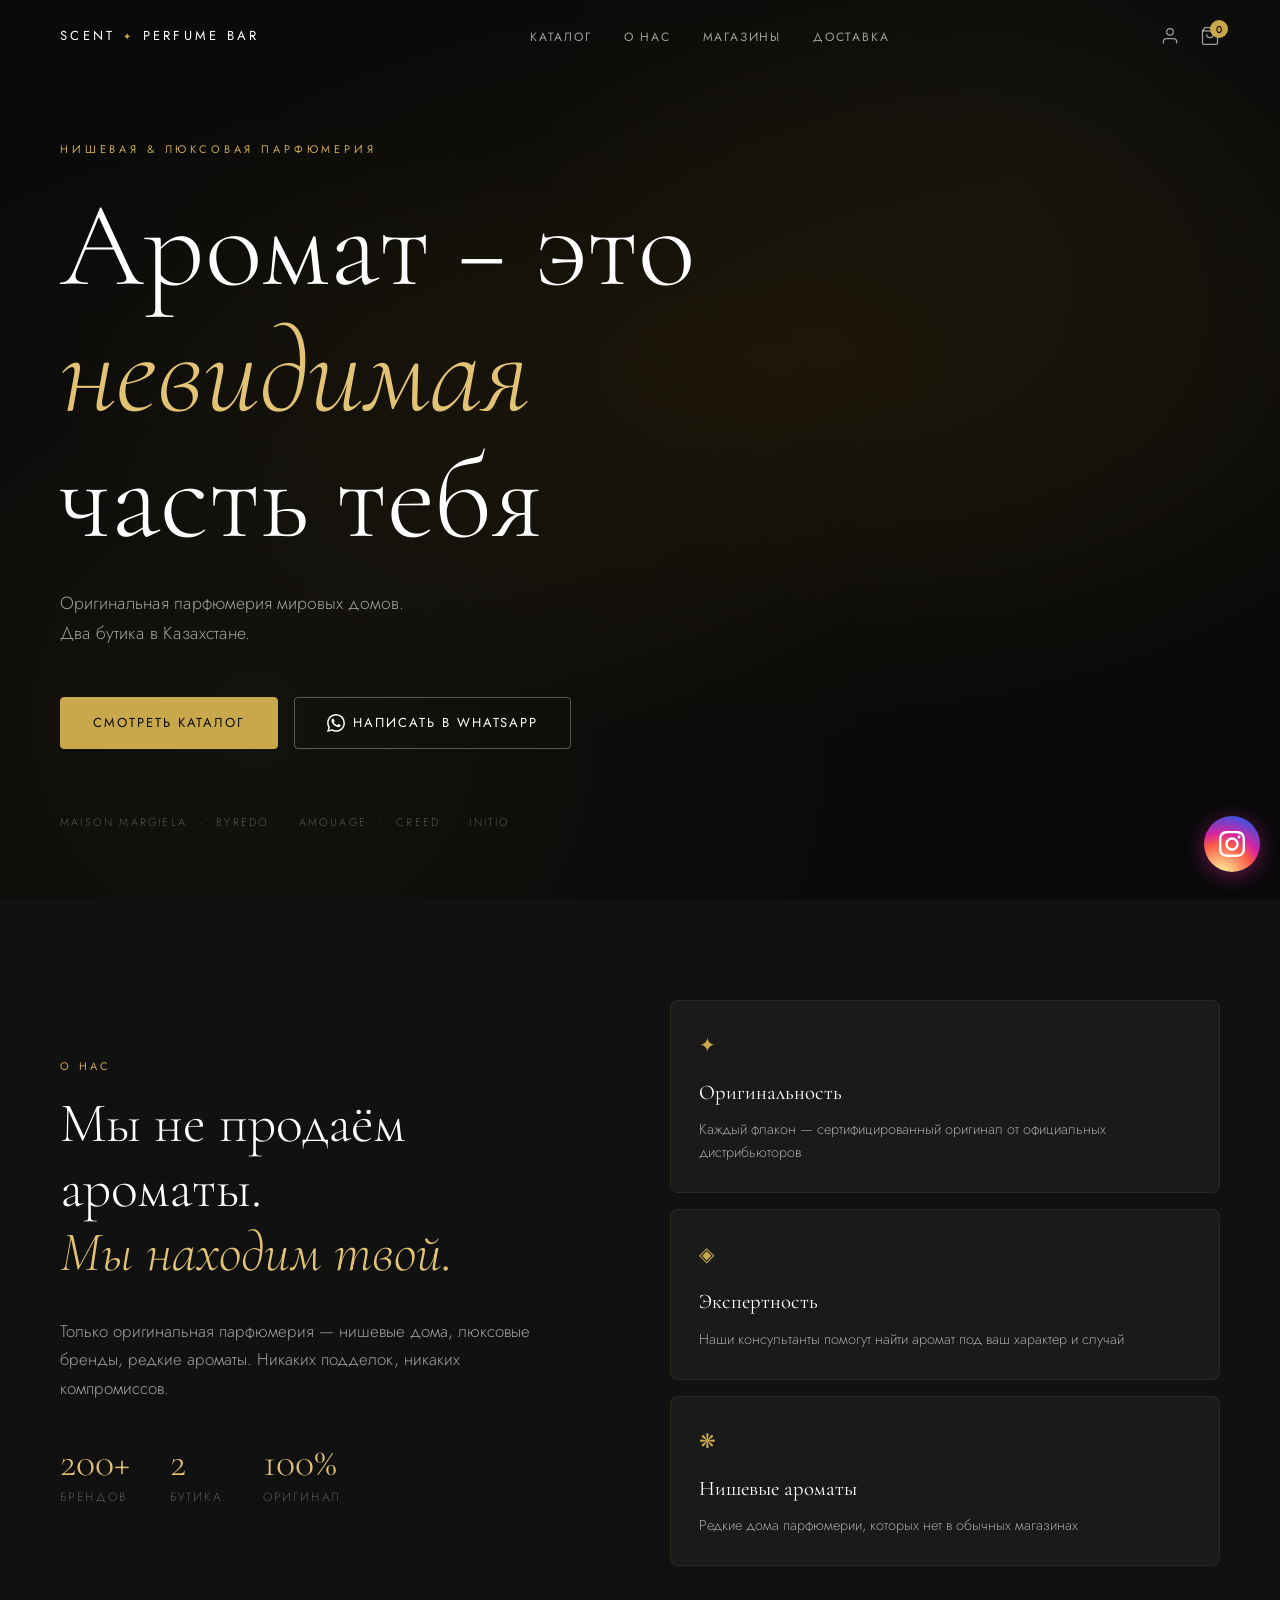
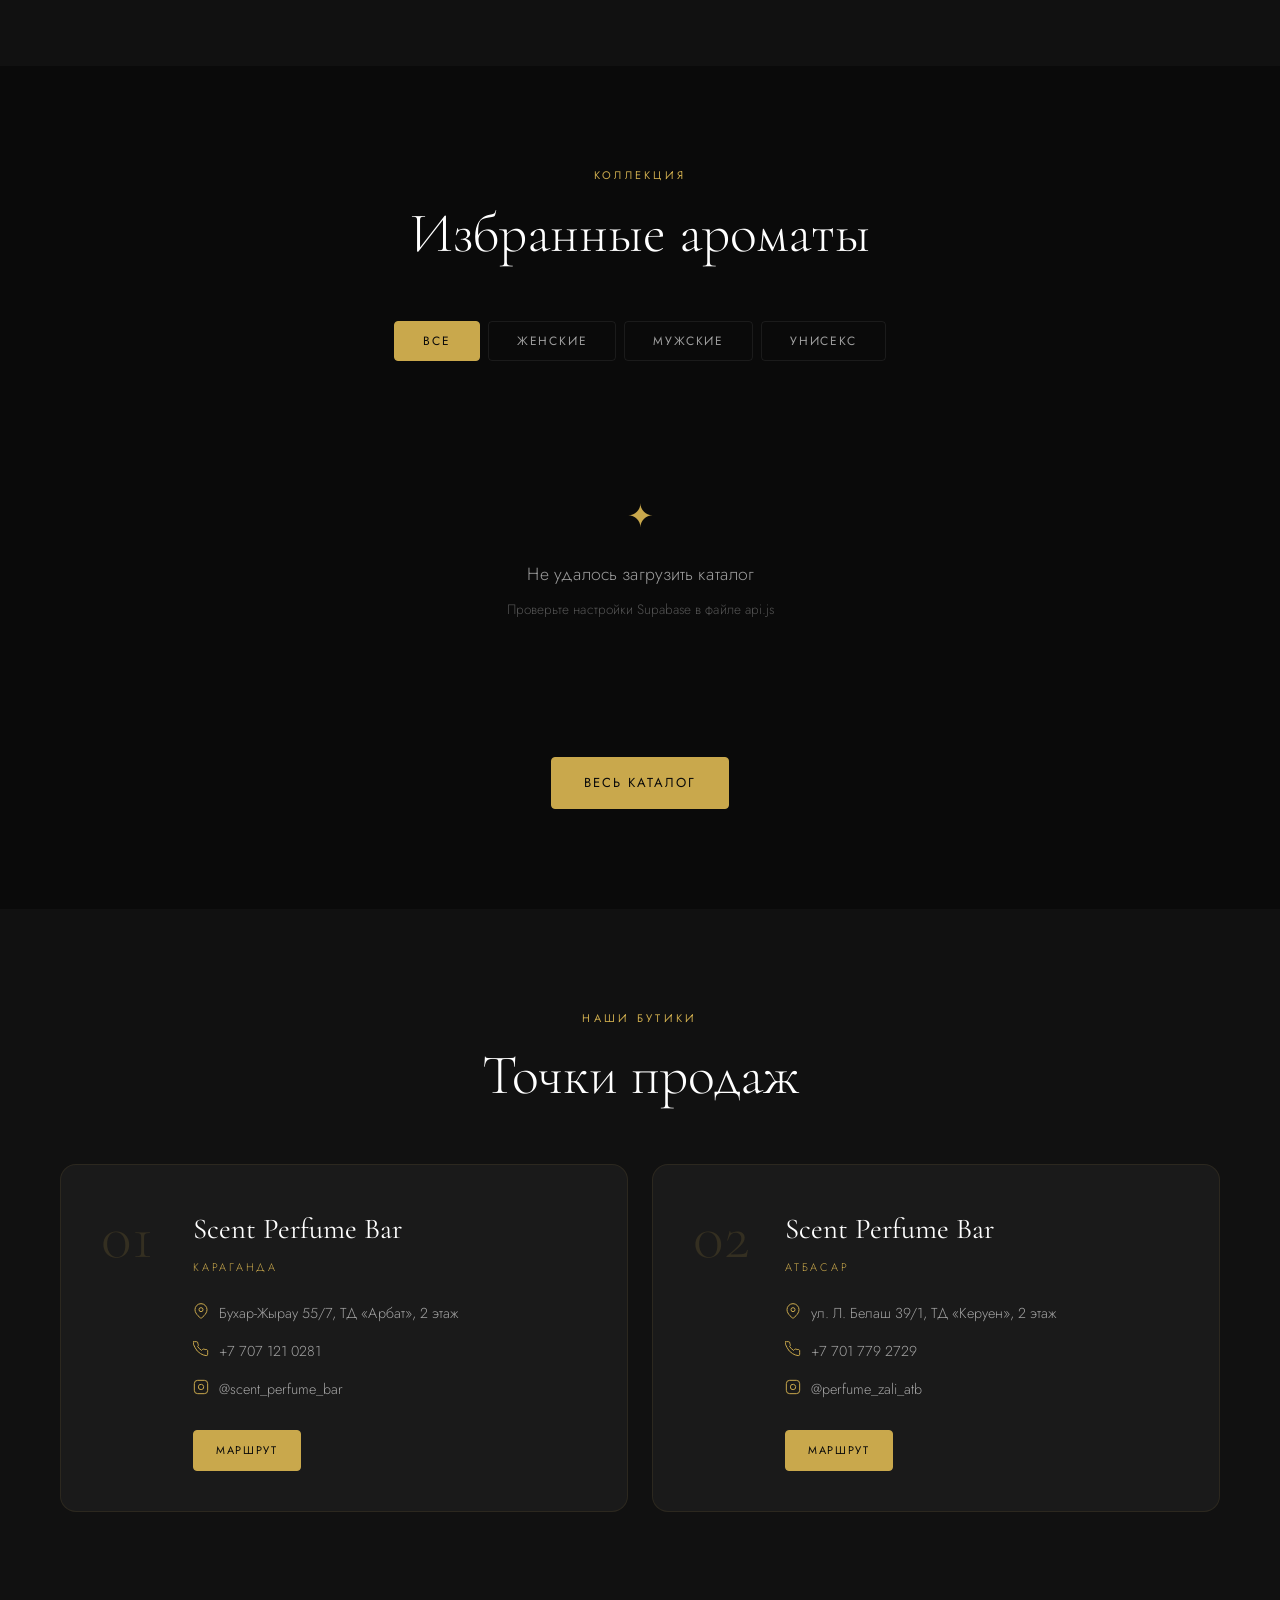
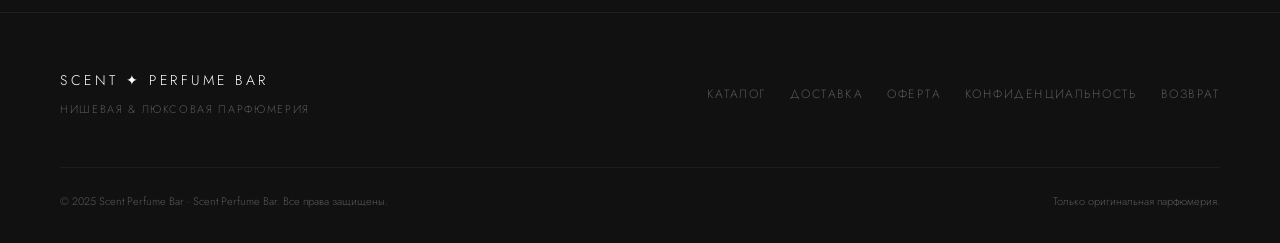
<file: scent-perfume/index.html>
<!DOCTYPE html>
<html lang="ru">
<head>
  <meta charset="UTF-8" />
  <meta name="viewport" content="width=device-width, initial-scale=0.9" />

  <!-- Primary SEO -->
  <title>Scent Perfume Bar — Нишевая и Люксовая Парфюмерия в Казахстане</title>
  <meta name="description" content="Scent Perfume Bar — оригинальная нишевая и люксовая парфюмерия в Казахстане. Tom Ford, Byredo, Creed, Kilian и 200+ брендов. Бутики в Караганде и Атбасаре. Доставка по всему РК." />
  <meta name="keywords" content="нишевая парфюмерия Казахстан, купить духи Казахстан, Tom Ford Казахстан, Byredo Казахстан, Scent Perfume Bar, Scent Perfume Bar, парфюмерия Караганда, духи оригинал РК" />
  <meta name="author" content="Scent Perfume Bar" />
  <meta name="robots" content="index, follow" />
  <link rel="canonical" href="https://scentperfumebar.kz/" />

  <!-- Open Graph -->
  <meta property="og:type" content="website" />
  <meta property="og:site_name" content="Scent Perfume Bar" />
  <meta property="og:title" content="Scent Perfume Bar — Нишевая и Люксовая Парфюмерия" />
  <meta property="og:description" content="Оригинальная нишевая и люксовая парфюмерия. Tom Ford, Byredo, Creed, Kilian. Бутики в Казахстане. Доставка по РК." />
  <meta property="og:url" content="https://scentperfumebar.kz/" />
  <meta property="og:image" content="https://scentperfumebar.kz/assets/og-image.jpg" />
  <meta property="og:image:width" content="1200" />
  <meta property="og:image:height" content="630" />
  <meta property="og:locale" content="ru_RU" />

  <!-- Twitter Card -->
  <meta name="twitter:card" content="summary_large_image" />
  <meta name="twitter:title" content="Scent Perfume Bar — Нишевая Парфюмерия" />
  <meta name="twitter:description" content="Оригинальная нишевая и люксовая парфюмерия в Казахстане. Доставка по РК." />
  <meta name="twitter:image" content="https://scentperfumebar.kz/assets/og-image.jpg" />

  <!-- Geo -->
  <meta name="geo.region" content="KZ" />
  <meta name="geo.placename" content="Казахстан" />

  <!-- Schema.org: LocalBusiness -->
  <script type="application/ld+json">
  {
    "@context": "https://schema.org",
    "@graph": [
      {
        "@type": "Organization",
        "@id": "https://scentperfumebar.kz/#organization",
        "name": "Scent Perfume Bar",
        "url": "https://scentperfumebar.kz/",
        "logo": "https://scentperfumebar.kz/assets/logo.png",
        "contactPoint": {
          "@type": "ContactPoint",
          "telephone": "+7-707-121-0281",
          "contactType": "customer service",
          "availableLanguage": ["Russian", "Kazakh"]
        },
        "sameAs": [
          "https://instagram.com/scent_perfume_bar"
        ]
      },
      {
        "@type": "LocalBusiness",
        "name": "Scent Perfume Bar",
        "image": "https://scentperfumebar.kz/assets/og-image.jpg",
        "url": "https://scentperfumebar.kz/",
        "telephone": "+7-707-121-0281",
        "address": {
          "@type": "PostalAddress",
          "streetAddress": "Бухар-Жырау 55/7, ТД Арбат, 2 этаж",
          "addressLocality": "Караганда",
          "addressCountry": "KZ"
        },
        "description": "Оригинальная нишевая и люксовая парфюмерия. Tom Ford, Byredo, Creed, Kilian и 200+ брендов.",
        "priceRange": "₸₸₸"
      },
      {
        "@type": "LocalBusiness",
        "name": "Scent Perfume Bar",
        "url": "https://scentperfumebar.kz/",
        "telephone": "+7-701-779-2729",
        "address": {
          "@type": "PostalAddress",
          "streetAddress": "ул. Л. Белаш 39/1, ТД Керуен, 2 этаж",
          "addressLocality": "Атбасар",
          "addressCountry": "KZ"
        },
        "description": "Оригинальная нишевая и люксовая парфюмерия в Атбасаре."
      },
      {
        "@type": "WebSite",
        "@id": "https://scentperfumebar.kz/#website",
        "url": "https://scentperfumebar.kz/",
        "name": "Scent Perfume Bar",
        "inLanguage": "ru-RU",
        "potentialAction": {
          "@type": "SearchAction",
          "target": "https://scentperfumebar.kz/catalog.html?q={search_term_string}",
          "query-input": "required name=search_term_string"
        }
      }
    ]
  }
  </script>

  <!-- Favicon -->
  <link rel="icon" type="image/png" href="assets/logo-icon.png" />
  <meta name="theme-color" content="#0a0a0a" />

  <!-- Preconnect -->
  <link rel="preconnect" href="https://fonts.googleapis.com" />
  <link rel="preconnect" href="https://fonts.gstatic.com" crossorigin />

  <!-- Fonts -->
  <link href="https://fonts.googleapis.com/css2?family=Cormorant+Garamond:ital,wght@0,300;0,400;0,500;0,600;1,300;1,400&family=Jost:wght@200;300;400;500&display=swap" rel="stylesheet" />

  <!-- Styles -->
  <link rel="stylesheet" href="css/style.css" />
  <link rel="stylesheet" href="css/volume-selector.css" />
  <link rel="stylesheet" href="css/insta-float.css" />
  <link rel="stylesheet" href="css/wa-popup.css" />
</head>
<body ontouchstart="">

  <!-- ===== NAVIGATION ===== -->
  <header class="header" id="header">
        <nav class="nav container">
      <a href="index.html" class="nav__logo">
        <span class="nav__logo-text">SCENT</span>
        <span class="nav__logo-dot">✦</span>
        <span class="nav__logo-text">PERFUME BAR</span>
      </a>
            <ul class="nav__links" id="navLinks">
        <li><a href="catalog.html" class="nav__link">Каталог</a></li>
        <li><a href="index.html#about" class="nav__link">О нас</a></li>
        <li><a href="index.html#stores" class="nav__link">Магазины</a></li>
        <li><a href="delivery.html" class="nav__link">Доставка</a></li>
      </ul>
      <div class="nav__actions">
        <a href="login.html" class="nav__profile" id="navProfile" aria-label="Профиль">
          <svg width="20" height="20" viewBox="0 0 24 24" fill="none" stroke="currentColor" stroke-width="1.5"><path d="M20 21v-2a4 4 0 00-4-4H8a4 4 0 00-4 4v2"/><circle cx="12" cy="7" r="4"/></svg>
        </a>
        <a href="cart.html" class="nav__cart" aria-label="Корзина">
          <svg width="20" height="20" viewBox="0 0 24 24" fill="none" stroke="currentColor" stroke-width="1.5"><path d="M6 2L3 6v14a2 2 0 002 2h14a2 2 0 002-2V6l-3-4z"/><line x1="3" y1="6" x2="21" y2="6"/><path d="M16 10a4 4 0 01-8 0"/></svg>
          <span class="nav__cart-count" id="cartCount">0</span>
        </a>
        <button class="nav__burger" id="navBurger" aria-label="Открыть меню">
          <span></span><span></span><span></span>
        </button>
      </div>
    </nav>
  </header>
  <!-- Mobile drawer — вне <header>, иначе backdrop-filter ломает position:fixed -->
  <div class="nav__overlay" id="navOverlay"></div>
  <div class="nav__drawer" id="navDrawer">
    <div class="nav__drawer-handle"></div>
    <ul class="nav__drawer-links">
      <li><a href="catalog.html" class="nav__drawer-link">Каталог</a></li>
      <li><a href="index.html#about" class="nav__drawer-link">О нас</a></li>
      <li><a href="index.html#stores" class="nav__drawer-link">Магазины</a></li>
      <li><a href="delivery.html" class="nav__drawer-link">Доставка</a></li>
      <li><a href="login.html" class="nav__drawer-link" id="drawerProfile">Войти</a></li>
      <li><a href="cart.html" class="nav__drawer-link nav__drawer-cart">Корзина <span class="nav__cart-count nav__cart-count--drawer" id="cartCount">0</span></a></li>
    </ul>
  </div>

  <main>

    <!-- ===== HERO ===== -->
    <section class="hero">
      <div class="hero__bg">
        <div class="hero__particles" id="particles"></div>
        <div class="hero__gradient"></div>
      </div>
      <div class="hero__content container">
        <p class="hero__eyebrow reveal">Нишевая & Люксовая Парфюмерия</p>
        <h1 class="hero__title reveal">Аромат − это<br /><em>невидимая</em>часть тебя</h1>
        <p class="hero__subtitle reveal">Оригинальная парфюмерия мировых домов.<br />Два бутика в Казахстане.</p>
        <div class="hero__actions reveal">
          <a href="catalog.html" class="btn btn--gold">Смотреть каталог</a>
          <a href="https://wa.me/77071210281" target="_blank" rel="noopener" class="btn btn--outline">
            <svg width="18" height="18" viewBox="0 0 24 24" fill="currentColor"><path d="M17.472 14.382c-.297-.149-1.758-.867-2.03-.967-.273-.099-.471-.148-.67.15-.197.297-.767.966-.94 1.164-.173.199-.347.223-.644.075-.297-.15-1.255-.463-2.39-1.475-.883-.788-1.48-1.761-1.653-2.059-.173-.297-.018-.458.13-.606.134-.133.298-.347.446-.52.149-.174.198-.298.298-.497.099-.198.05-.371-.025-.52-.075-.149-.669-1.612-.916-2.207-.242-.579-.487-.5-.669-.51-.173-.008-.371-.01-.57-.01-.198 0-.52.074-.792.372-.272.297-1.04 1.016-1.04 2.479 0 1.462 1.065 2.875 1.213 3.074.149.198 2.096 3.2 5.077 4.487.709.306 1.262.489 1.694.625.712.227 1.36.195 1.871.118.571-.085 1.758-.719 2.006-1.413.248-.694.248-1.289.173-1.413-.074-.124-.272-.198-.57-.347m-5.421 7.403h-.004a9.87 9.87 0 01-5.031-1.378l-.361-.214-3.741.982.998-3.648-.235-.374a9.86 9.86 0 01-1.51-5.26c.001-5.45 4.436-9.884 9.888-9.884 2.64 0 5.122 1.03 6.988 2.898a9.825 9.825 0 012.893 6.994c-.003 5.45-4.437 9.884-9.885 9.884m8.413-18.297A11.815 11.815 0 0012.05 0C5.495 0 .16 5.335.157 11.892c0 2.096.547 4.142 1.588 5.945L.057 24l6.305-1.654a11.882 11.882 0 005.683 1.448h.005c6.554 0 11.89-5.335 11.893-11.893a11.821 11.821 0 00-3.48-8.413z"/></svg>
            Написать в WhatsApp
          </a>
        </div>
        <div class="hero__brands reveal">
          <span>Maison Margiela</span>
          <span class="dot">·</span>
          <span>Byredo</span>
          <span class="dot">·</span>
          <span>Amouage</span>
          <span class="dot">·</span>
          <span>Creed</span>
          <span class="dot">·</span>
          <span>Initio</span>
        </div>
      </div>
      </div>
    </section>

    <!-- ===== ABOUT ===== -->
    <section class="about section" id="about">
      <div class="container">
        <div class="about__grid">
          <div class="about__text">
            <p class="section__eyebrow reveal">О нас</p>
            <h2 class="section__title reveal">Мы не продаём ароматы.<br /><em>Мы находим твой.</em></h2>
            <p class="about__desc reveal">Только оригинальная парфюмерия — нишевые дома, люксовые бренды, редкие ароматы. Никаких подделок, никаких компромиссов.</p>
            <div class="about__stats reveal">
              <div class="about__stat">
                <strong>200+</strong>
                <span>брендов</span>
              </div>
              <div class="about__stat">
                <strong>2</strong>
                <span>бутика</span>
              </div>
              <div class="about__stat">
                <strong>100%</strong>
                <span>оригинал</span>
              </div>
            </div>
          </div>
          <div class="about__visual reveal">
            <div class="about__card about__card--1">
              <div class="about__card-icon">✦</div>
              <h3>Оригинальность</h3>
              <p>Каждый флакон — сертифицированный оригинал от официальных дистрибьюторов</p>
            </div>
            <div class="about__card about__card--2">
              <div class="about__card-icon">◈</div>
              <h3>Экспертность</h3>
              <p>Наши консультанты помогут найти аромат под ваш характер и случай</p>
            </div>
            <div class="about__card about__card--3">
              <div class="about__card-icon">❋</div>
              <h3>Нишевые ароматы</h3>
              <p>Редкие дома парфюмерии, которых нет в обычных магазинах</p>
            </div>
          </div>
        </div>
      </div>
    </section>

    <!-- ===== CATALOG PREVIEW ===== -->
    <section class="catalog-preview section" id="catalog">
      <div class="container">
        <div class="section__header reveal">
          <p class="section__eyebrow">Коллекция</p>
          <h2 class="section__title">Избранные ароматы</h2>
        </div>

        <div class="catalog-tabs reveal">
          <button class="tab-btn tab-btn--active" data-tab="all">Все</button>
          <button class="tab-btn" data-tab="women">Женские</button>
          <button class="tab-btn" data-tab="men">Мужские</button>
          <button class="tab-btn" data-tab="unisex">Унисекс</button>
        </div>

        <div class="products__grid" id="productsGrid">
          <!-- Filled by JS -->
        </div>

        <div class="section__footer reveal">
          <a href="catalog.html" class="btn btn--gold">Весь каталог</a>
        </div>
      </div>
    </section>

    <!-- ===== STORES ===== -->
    <section class="stores section" id="stores">
      <div class="container">
        <div class="section__header reveal">
          <p class="section__eyebrow">Наши бутики</p>
          <h2 class="section__title">Точки продаж</h2>
        </div>
        <div class="stores__grid">

          <!-- Karaganda -->
          <div class="store__card reveal">
            <div class="store__number">01</div>
            <div class="store__info">
              <h3 class="store__name">Scent Perfume Bar</h3>
              <p class="store__city">Караганда</p>
              <ul class="store__details">
                <li>
                  <svg width="16" height="16" viewBox="0 0 24 24" fill="none" stroke="currentColor" stroke-width="1.5"><path d="M21 10c0 7-9 13-9 13s-9-6-9-13a9 9 0 0118 0z"/><circle cx="12" cy="10" r="3"/></svg>
                  <span>Бухар-Жырау 55/7, ТД «Арбат», 2 этаж</span>
                </li>
                <li>
                  <svg width="16" height="16" viewBox="0 0 24 24" fill="none" stroke="currentColor" stroke-width="1.5"><path d="M22 16.92v3a2 2 0 01-2.18 2 19.79 19.79 0 01-8.63-3.07A19.5 19.5 0 013.07 9.81a19.79 19.79 0 01-3.07-8.68A2 2 0 012.18 1h3a2 2 0 012 1.72 12.84 12.84 0 00.7 2.81 2 2 0 01-.45 2.11L6.91 8.1a16 16 0 006 6l1.46-1.46a2 2 0 012.11-.45 12.84 12.84 0 002.81.7A2 2 0 0122 14.92z"/></svg>
                  <a href="tel:+77071210281">+7 707 121 0281</a>
                </li>
                <li>
                  <svg width="16" height="16" viewBox="0 0 24 24" fill="none" stroke="currentColor" stroke-width="1.5"><rect x="2" y="2" width="20" height="20" rx="5"/><path d="M16 11.37A4 4 0 1112.63 8 4 4 0 0116 11.37z"/><line x1="17.5" y1="6.5" x2="17.51" y2="6.5"/></svg>
                  <a href="https://instagram.com/scent_perfume_bar" target="_blank" rel="noopener">@scent_perfume_bar</a>
                </li>
              </ul>
              <div class="store__actions">
                <a href="https://2gis.kz/karaganda/geo/70000001066930563" target="_blank" rel="noopener" class="btn btn--gold btn--sm">Маршрут</a>
              </div>
            </div>
          </div>

          <!-- Atbasar -->
          <div class="store__card reveal">
            <div class="store__number">02</div>
            <div class="store__info">
              <h3 class="store__name">Scent Perfume Bar</h3>
              <p class="store__city">Атбасар</p>
              <ul class="store__details">
                <li>
                  <svg width="16" height="16" viewBox="0 0 24 24" fill="none" stroke="currentColor" stroke-width="1.5"><path d="M21 10c0 7-9 13-9 13s-9-6-9-13a9 9 0 0118 0z"/><circle cx="12" cy="10" r="3"/></svg>
                  <span>ул. Л. Белаш 39/1, ТД «Керуен», 2 этаж</span>
                </li>
                <li>
                  <svg width="16" height="16" viewBox="0 0 24 24" fill="none" stroke="currentColor" stroke-width="1.5"><path d="M22 16.92v3a2 2 0 01-2.18 2 19.79 19.79 0 01-8.63-3.07A19.5 19.5 0 013.07 9.81a19.79 19.79 0 01-3.07-8.68A2 2 0 012.18 1h3a2 2 0 012 1.72 12.84 12.84 0 00.7 2.81 2 2 0 01-.45 2.11L6.91 8.1a16 16 0 006 6l1.46-1.46a2 2 0 012.11-.45 12.84 12.84 0 002.81.7A2 2 0 0122 14.92z"/></svg>
                  <a href="tel:+77017792729">+7 701 779 2729</a>
                </li>
                <li>
                  <svg width="16" height="16" viewBox="0 0 24 24" fill="none" stroke="currentColor" stroke-width="1.5"><rect x="2" y="2" width="20" height="20" rx="5"/><path d="M16 11.37A4 4 0 1112.63 8 4 4 0 0116 11.37z"/><line x1="17.5" y1="6.5" x2="17.51" y2="6.5"/></svg>
                  <a href="https://instagram.com/perfume_zali_atb" target="_blank" rel="noopener">@perfume_zali_atb</a>
                </li>
              </ul>
              <div class="store__actions">
                <a href="https://2gis.kz/kokshetau/geo/70000001113541727" target="_blank" rel="noopener" class="btn btn--gold btn--sm">Маршрут</a>
              </div>
            </div>
          </div>

        </div>
      </div>
    </section>



  </main>

  <!-- ===== FOOTER ===== -->
  <footer class="footer">
    <div class="container">
      <div class="footer__top">
        <div class="footer__brand">
          <p class="footer__logo">SCENT ✦ PERFUME BAR</p>
          <p class="footer__tagline">Нишевая & Люксовая Парфюмерия</p>
        </div>
                <nav class="footer__nav">
          <a href="catalog.html">Каталог</a>
          <a href="delivery.html">Доставка</a>
          <a href="oferta.html">Оферта</a>
          <a href="privacy.html">Конфиденциальность</a>
          <a href="returns.html">Возврат</a>
        </nav>
      </div>
      <div class="footer__bottom">
        <p>© 2025 Scent Perfume Bar · Scent Perfume Bar. Все права защищены.</p>
        <p>Только оригинальная парфюмерия.</p>
      </div>
    </div>
  </footer>

  <!-- Floating Instagram button -->
  <script src="js/body-lock.js"></script>
  <script src="js/main.js"></script>
  <script src="js/volume-selector.js"></script>
  <script src="js/api.js"></script>
  <script src="js/auth.js"></script> 
  <script src="js/insta-float.js"></script>
  <script src="js/wa-popup.js"></script>
</body>
</html>
</file>
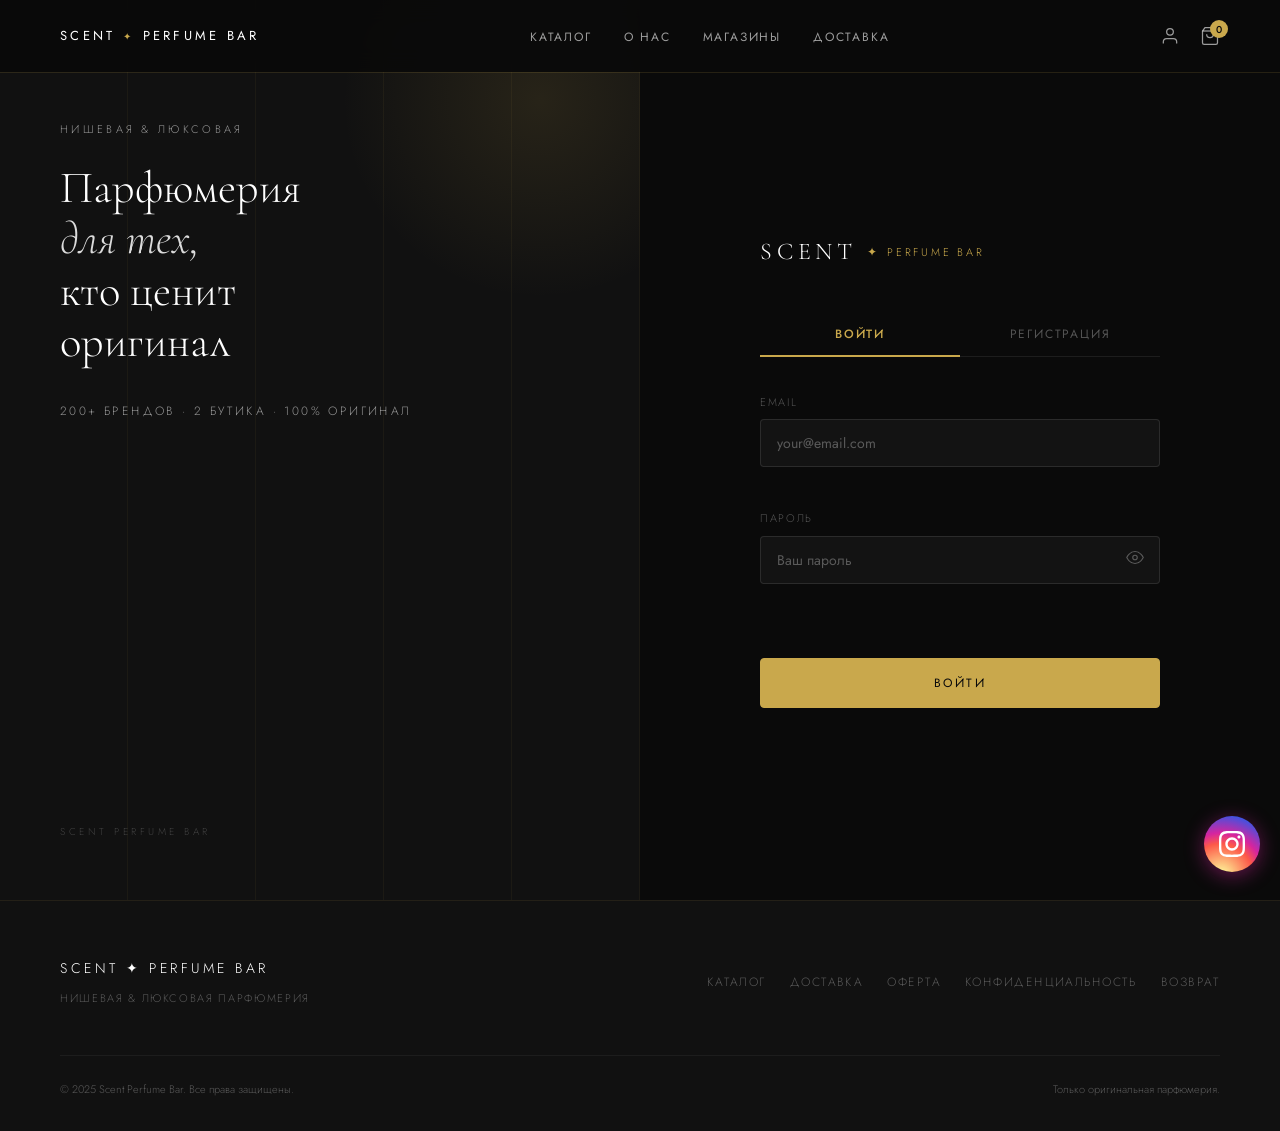
<file: scent-perfume/account.html>
<!DOCTYPE html>
<html lang="ru">
<head>
  <meta charset="UTF-8" />
  <meta name="viewport" content="width=device-width, initial-scale=0.9" />
  <title>Личный кабинет — Scent Perfume Bar</title>
  <meta name="robots" content="noindex, nofollow" />

  <link rel="icon" type="image/png" href="assets/logo-icon.png" />
  <meta name="theme-color" content="#0a0a0a" />

  <link rel="preconnect" href="https://fonts.googleapis.com" />
  <link rel="preconnect" href="https://fonts.gstatic.com" crossorigin />
  <link href="https://fonts.googleapis.com/css2?family=Cormorant+Garamond:ital,wght@0,300;0,400;0,500;1,300;1,400&family=Jost:wght@200;300;400;500&display=swap" rel="stylesheet" />

  <link rel="stylesheet" href="css/style.css" />
  <link rel="stylesheet" href="css/cart.css" />
  <link rel="stylesheet" href="css/auth.css" />
  <link rel="stylesheet" href="css/insta-float.css" />
  <link rel="stylesheet" href="css/wa-popup.css" />
</head>
<body ontouchstart="">

  <header class="header scrolled" id="header">
        <nav class="nav container">
      <a href="index.html" class="nav__logo">
        <span class="nav__logo-text">SCENT</span>
        <span class="nav__logo-dot">✦</span>
        <span class="nav__logo-text">PERFUME BAR</span>
      </a>
            <ul class="nav__links" id="navLinks">
        <li><a href="catalog.html" class="nav__link">Каталог</a></li>
        <li><a href="index.html#about" class="nav__link">О нас</a></li>
        <li><a href="index.html#stores" class="nav__link">Магазины</a></li>
        <li><a href="delivery.html" class="nav__link">Доставка</a></li>
      </ul>
      <div class="nav__actions">
        <a href="login.html" class="nav__profile" id="navProfile" aria-label="Профиль">
          <svg width="20" height="20" viewBox="0 0 24 24" fill="none" stroke="currentColor" stroke-width="1.5"><path d="M20 21v-2a4 4 0 00-4-4H8a4 4 0 00-4 4v2"/><circle cx="12" cy="7" r="4"/></svg>
        </a>
        <a href="cart.html" class="nav__cart" aria-label="Корзина">
          <svg width="20" height="20" viewBox="0 0 24 24" fill="none" stroke="currentColor" stroke-width="1.5"><path d="M6 2L3 6v14a2 2 0 002 2h14a2 2 0 002-2V6l-3-4z"/><line x1="3" y1="6" x2="21" y2="6"/><path d="M16 10a4 4 0 01-8 0"/></svg>
          <span class="nav__cart-count" id="cartCount">0</span>
        </a>
        <button class="nav__burger" id="navBurger" aria-label="Открыть меню">
          <span></span><span></span><span></span>
        </button>
      </div>
    </nav>
  </header>
  <!-- Mobile drawer — вне <header>, иначе backdrop-filter ломает position:fixed -->
  <div class="nav__overlay" id="navOverlay"></div>
  <div class="nav__drawer" id="navDrawer">
    <div class="nav__drawer-handle"></div>
    <ul class="nav__drawer-links">
      <li><a href="catalog.html" class="nav__drawer-link">Каталог</a></li>
      <li><a href="index.html#about" class="nav__drawer-link">О нас</a></li>
      <li><a href="index.html#stores" class="nav__drawer-link">Магазины</a></li>
      <li><a href="login.html" class="nav__drawer-link" id="drawerProfile">Войти</a></li>
      <li><a href="cart.html" class="nav__drawer-link nav__drawer-cart">Корзина <span class="nav__cart-count nav__cart-count--drawer" id="cartCount">0</span></a></li>
    </ul>
  </div>

  <main>
    <section class="page-hero">
      <div class="container">
        <p class="section__eyebrow">Мой профиль</p>
        <h1 class="page-hero__title" id="accountTitle">Личный кабинет</h1>
      </div>
    </section>

    <section class="account-section">
      <div class="container">
        <div class="account-layout">

          <!-- SIDEBAR -->
          <aside class="account-sidebar">
            <div class="account-avatar">
              <div class="account-avatar__icon">
                <svg width="32" height="32" viewBox="0 0 24 24" fill="none" stroke="currentColor" stroke-width="1">
                  <path d="M20 21v-2a4 4 0 00-4-4H8a4 4 0 00-4 4v2"/>
                  <circle cx="12" cy="7" r="4"/>
                </svg>
              </div>
              <div>
                <p class="account-avatar__name" id="sidebarName">...</p>
                <p class="account-avatar__email" id="sidebarEmail">...</p>
              </div>
            </div>

            <nav class="account-nav">
              <button class="account-nav__link account-nav__link--active" data-section="orders">
                <svg width="16" height="16" viewBox="0 0 24 24" fill="none" stroke="currentColor" stroke-width="1.5"><path d="M6 2L3 6v14a2 2 0 002 2h14a2 2 0 002-2V6l-3-4z"/><line x1="3" y1="6" x2="21" y2="6"/><path d="M16 10a4 4 0 01-8 0"/></svg>
                Мои заказы
              </button>
              <button class="account-nav__link" data-section="profile">
                <svg width="16" height="16" viewBox="0 0 24 24" fill="none" stroke="currentColor" stroke-width="1.5"><path d="M20 21v-2a4 4 0 00-4-4H8a4 4 0 00-4 4v2"/><circle cx="12" cy="7" r="4"/></svg>
                Профиль
              </button>
            </nav>

            <button class="account-logout" id="logoutBtn">
              <svg width="16" height="16" viewBox="0 0 24 24" fill="none" stroke="currentColor" stroke-width="1.5"><path d="M9 21H5a2 2 0 01-2-2V5a2 2 0 012-2h4"/><polyline points="16 17 21 12 16 7"/><line x1="21" y1="12" x2="9" y2="12"/></svg>
              Выйти
            </button>
          </aside>

          <!-- MAIN CONTENT -->
          <div class="account-content">

            <!-- ORDERS SECTION -->
            <div class="account-section-block" id="sectionOrders">
              <h2 class="account-section__title">История заказов</h2>
              <div id="ordersList">
                <div class="account-loading">
                  <div class="catalog-loading__spinner"></div>
                  <p>Загружаем заказы...</p>
                </div>
              </div>
            </div>

            <!-- PROFILE SECTION -->
            <div class="account-section-block" id="sectionProfile" style="display:none">
              <h2 class="account-section__title">Личные данные</h2>

              <div class="form-group">
                <label class="form-label" for="profileName">Имя</label>
                <input type="text" id="profileName" class="form-input" maxlength="60" />
              </div>
              <div class="form-group">
                <label class="form-label" for="profilePhone">Телефон</label>
                <input type="tel" id="profilePhone" class="form-input" placeholder="+7 (___) ___-__-__" maxlength="18" />
              </div>
              <div class="form-group">
                <label class="form-label">Email</label>
                <input type="email" id="profileEmail" class="form-input" disabled style="opacity:.5;cursor:not-allowed" />
                <span style="font-size:.75rem;color:var(--white-30);margin-top:4px;display:block">Email нельзя изменить</span>
              </div>

              <span class="form-error" id="profileError" style="margin-bottom:12px;display:block"></span>
              <button class="btn btn--gold" id="saveProfileBtn">Сохранить</button>
              <span class="profile-saved" id="profileSaved" style="display:none">✓ Сохранено</span>
            </div>

          </div>
        </div>
      </div>
    </section>
  </main>

    <footer class="footer">
    <div class="container">
      <div class="footer__top">
        <div class="footer__brand">
          <p class="footer__logo">SCENT ✦ PERFUME BAR</p>
          <p class="footer__tagline">Нишевая & Люксовая Парфюмерия</p>
        </div>
        <nav class="footer__nav">
          <a href="catalog.html">Каталог</a>
          <a href="delivery.html">Доставка</a>
          <a href="oferta.html">Оферта</a>
          <a href="privacy.html">Конфиденциальность</a>
          <a href="returns.html">Возврат</a>
        </nav>
      </div>
      <div class="footer__bottom">
        <p>© 2025 Scent Perfume Bar. Все права защищены.</p>
        <p>Только оригинальная парфюмерия.</p>
      </div>
    </div>
  </footer>
  <script src="js/body-lock.js"></script>
  <script src="js/api.js"></script>
  <script src="js/main.js"></script>
  <script src="js/auth.js"></script>
  <script src="js/account.js"></script>
  <script src="js/insta-float.js"></script>
  <script src="js/wa-popup.js"></script>
</body>
</html>
</file>
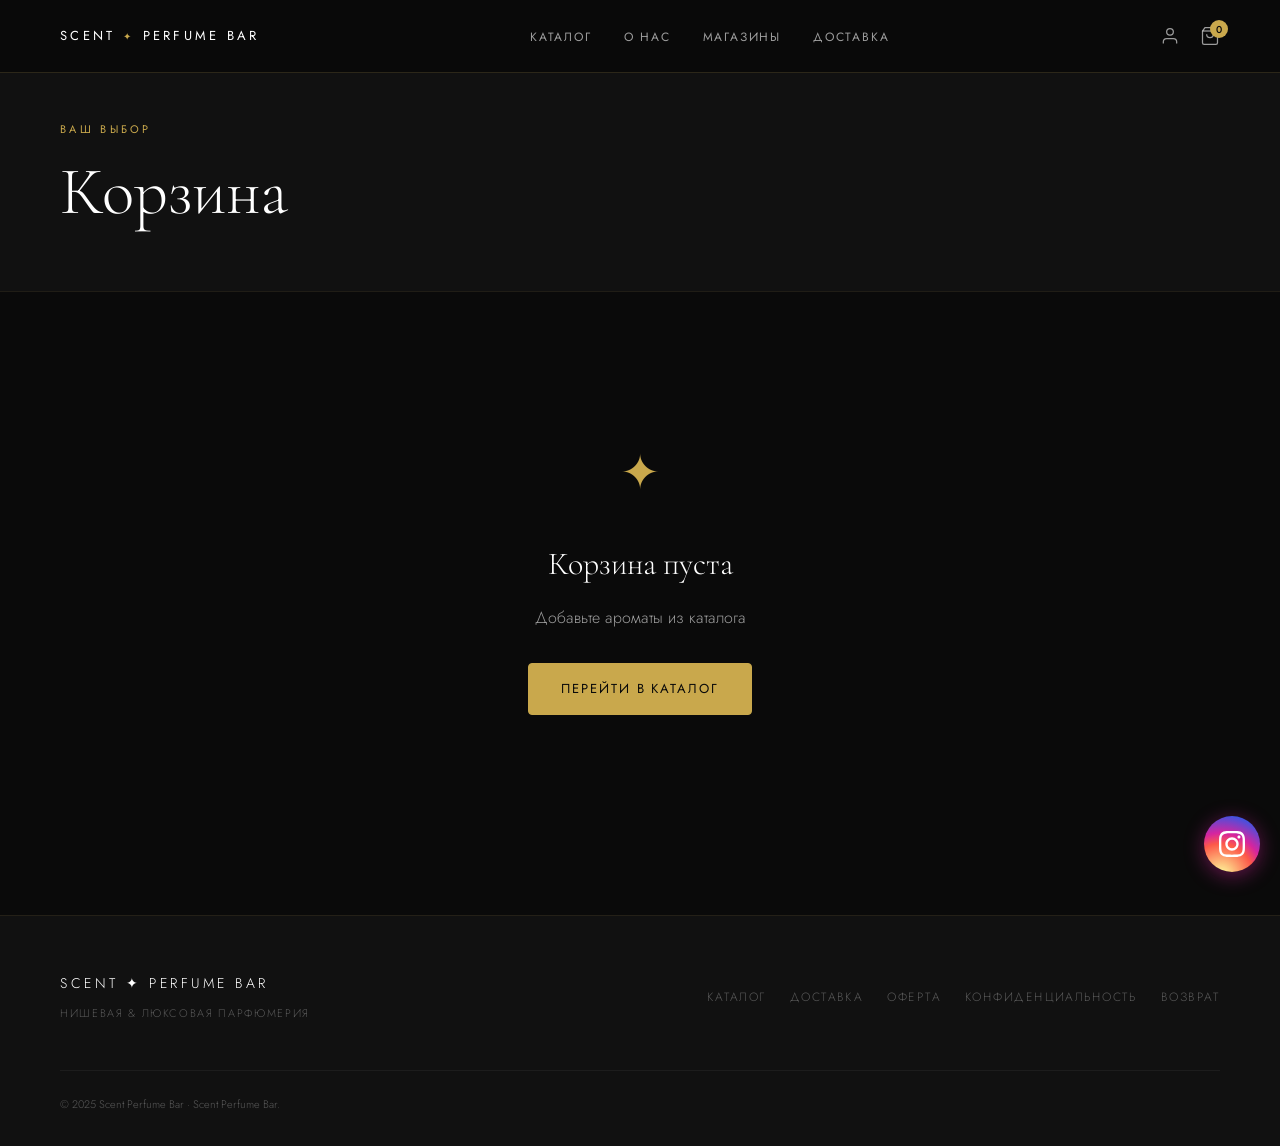
<file: scent-perfume/cart.html>
<!DOCTYPE html>
<html lang="ru">
<head>
  <meta charset="UTF-8" />
  <meta name="viewport" content="width=device-width, initial-scale=0.9" />

  <title>Корзина — Scent Perfume Bar</title>
  <meta name="description" content="Ваша корзина — Scent Perfume Bar. Оформите заказ на нишевую и люксовую парфюмерию с доставкой по Казахстану." />
  <meta name="robots" content="noindex, nofollow" />
  <link rel="canonical" href="https://scentperfumebar.kz/cart.html" />

  <!-- Open Graph -->
  <meta property="og:type" content="website" />
  <meta property="og:site_name" content="Scent Perfume Bar" />
  <meta property="og:title" content="Корзина — Scent Perfume Bar" />
  <meta property="og:url" content="https://scentperfumebar.kz/cart.html" />
  <meta property="og:image" content="https://scentperfumebar.kz/assets/og-image.jpg" />

  <!-- Schema.org Breadcrumb -->
  <script type="application/ld+json">
  {
    "@context": "https://schema.org",
    "@type": "BreadcrumbList",
    "itemListElement": [
      { "@type": "ListItem", "position": 1, "name": "Главная", "item": "https://scentperfumebar.kz/" },
      { "@type": "ListItem", "position": 2, "name": "Каталог", "item": "https://scentperfumebar.kz/catalog.html" },
      { "@type": "ListItem", "position": 3, "name": "Корзина", "item": "https://scentperfumebar.kz/cart.html" }
    ]
  }
  </script>

  <!-- Favicon -->
  <link rel="icon" type="image/png" href="assets/logo-icon.png" />
  <meta name="theme-color" content="#0a0a0a" />

  <!-- Preconnect -->
  <link rel="preconnect" href="https://fonts.googleapis.com" />
  <link rel="preconnect" href="https://fonts.gstatic.com" crossorigin />

  <!-- Fonts -->
  <link href="https://fonts.googleapis.com/css2?family=Cormorant+Garamond:ital,wght@0,300;0,400;0,500;1,300;1,400&family=Jost:wght@200;300;400;500&display=swap" rel="stylesheet" />

  <!-- Styles -->
  <link rel="stylesheet" href="css/style.css" />
  <link rel="stylesheet" href="css/volume-selector.css" />
  <link rel="stylesheet" href="css/cart.css" />
  <link rel="stylesheet" href="css/insta-float.css" />
  <link rel="stylesheet" href="css/wa-popup.css" />
</head>
<body ontouchstart="">

  <header class="header scrolled" id="header">
        <nav class="nav container">
      <a href="index.html" class="nav__logo">
        <span class="nav__logo-text">SCENT</span>
        <span class="nav__logo-dot">✦</span>
        <span class="nav__logo-text">PERFUME BAR</span>
      </a>
            <ul class="nav__links" id="navLinks">
        <li><a href="catalog.html" class="nav__link">Каталог</a></li>
        <li><a href="index.html#about" class="nav__link">О нас</a></li>
        <li><a href="index.html#stores" class="nav__link">Магазины</a></li>
        <li><a href="delivery.html" class="nav__link">Доставка</a></li>
      </ul>
      <div class="nav__actions">
        <a href="login.html" class="nav__profile" id="navProfile" aria-label="Профиль">
          <svg width="20" height="20" viewBox="0 0 24 24" fill="none" stroke="currentColor" stroke-width="1.5"><path d="M20 21v-2a4 4 0 00-4-4H8a4 4 0 00-4 4v2"/><circle cx="12" cy="7" r="4"/></svg>
        </a>
        <a href="cart.html" class="nav__cart" aria-label="Корзина">
          <svg width="20" height="20" viewBox="0 0 24 24" fill="none" stroke="currentColor" stroke-width="1.5"><path d="M6 2L3 6v14a2 2 0 002 2h14a2 2 0 002-2V6l-3-4z"/><line x1="3" y1="6" x2="21" y2="6"/><path d="M16 10a4 4 0 01-8 0"/></svg>
          <span class="nav__cart-count" id="cartCount">0</span>
        </a>
        <button class="nav__burger" id="navBurger" aria-label="Открыть меню">
          <span></span><span></span><span></span>
        </button>
      </div>
    </nav>
  </header>
  <!-- Mobile drawer — вне <header>, иначе backdrop-filter ломает position:fixed -->
  <div class="nav__overlay" id="navOverlay"></div>
  <div class="nav__drawer" id="navDrawer">
    <div class="nav__drawer-handle"></div>
    <ul class="nav__drawer-links">
      <li><a href="catalog.html" class="nav__drawer-link">Каталог</a></li>
      <li><a href="index.html#about" class="nav__drawer-link">О нас</a></li>
      <li><a href="index.html#stores" class="nav__drawer-link">Магазины</a></li>
      <li><a href="login.html" class="nav__drawer-link" id="drawerProfile">Войти</a></li>
      <li><a href="cart.html" class="nav__drawer-link nav__drawer-cart">Корзина <span class="nav__cart-count nav__cart-count--drawer" id="cartCount">0</span></a></li>
    </ul>
  </div>

  <main>
    <section class="page-hero">
      <div class="container">
        <p class="section__eyebrow">Ваш выбор</p>
        <h1 class="page-hero__title">Корзина</h1>
      </div>
    </section>

    <section class="cart-section">
      <div class="container">

        <!-- EMPTY STATE -->
        <div class="cart-empty" id="cartEmpty" style="display:none">
          <div class="cart-empty__icon">✦</div>
          <h2>Корзина пуста</h2>
          <p>Добавьте ароматы из каталога</p>
          <a href="catalog.html" class="btn btn--gold">Перейти в каталог</a>
        </div>

        <!-- CART CONTENT -->
        <div class="cart-layout" id="cartContent">
          <div class="cart-items" id="cartItems">
            <!-- filled by JS -->
          </div>

          <aside class="cart-summary" id="cartSummary">
            <h2 class="cart-summary__title">Итого</h2>

            <div class="cart-summary__lines" id="summaryLines">
              <!-- filled by JS -->
            </div>

            <div class="cart-summary__total">
              <span>Сумма заказа</span>
              <span id="summaryTotal">0 ₸</span>
            </div>

            <p class="cart-summary__note">
              Доставка рассчитывается при оформлении заказа через WhatsApp
            </p>

            <a href="checkout.html" class="btn btn--gold cart-summary__btn" id="checkoutBtn">
              Оформить заказ
            </a>

            <a
              href="#"
              class="btn btn--outline cart-summary__btn"
              id="whatsappOrderBtn"
            >
              <svg width="16" height="16" viewBox="0 0 24 24" fill="currentColor"><path d="M17.472 14.382c-.297-.149-1.758-.867-2.03-.967-.273-.099-.471-.148-.67.15-.197.297-.767.966-.94 1.164-.173.199-.347.223-.644.075-.297-.15-1.255-.463-2.39-1.475-.883-.788-1.48-1.761-1.653-2.059-.173-.297-.018-.458.13-.606.134-.133.298-.347.446-.52.149-.174.198-.298.298-.497.099-.198.05-.371-.025-.52-.075-.149-.669-1.612-.916-2.207-.242-.579-.487-.5-.669-.51-.173-.008-.371-.01-.57-.01-.198 0-.52.074-.792.372-.272.297-1.04 1.016-1.04 2.479 0 1.462 1.065 2.875 1.213 3.074.149.198 2.096 3.2 5.077 4.487.709.306 1.262.489 1.694.625.712.227 1.36.195 1.871.118.571-.085 1.758-.719 2.006-1.413.248-.694.248-1.289.173-1.413-.074-.124-.272-.198-.57-.347m-5.421 7.403h-.004a9.87 9.87 0 01-5.031-1.378l-.361-.214-3.741.982.998-3.648-.235-.374a9.86 9.86 0 01-1.51-5.26c.001-5.45 4.436-9.884 9.888-9.884 2.64 0 5.122 1.03 6.988 2.898a9.825 9.825 0 012.893 6.994c-.003 5.45-4.437 9.884-9.885 9.884m8.413-18.297A11.815 11.815 0 0012.05 0C5.495 0 .16 5.335.157 11.892c0 2.096.547 4.142 1.588 5.945L.057 24l6.305-1.654a11.882 11.882 0 005.683 1.448h.005c6.554 0 11.89-5.335 11.893-11.893a11.821 11.821 0 00-3.48-8.413z"/></svg>
              Заказать через WhatsApp
            </a>

            <button class="cart-summary__clear" id="clearCartBtn">
              Очистить корзину
            </button>
          </aside>
        </div>

      </div>
    </section>
  </main>

  <footer class="footer">
    <div class="container">
      <div class="footer__top">
        <div class="footer__brand">
          <p class="footer__logo">SCENT ✦ PERFUME BAR</p>
          <p class="footer__tagline">Нишевая & Люксовая Парфюмерия</p>
        </div>
                <nav class="footer__nav">
          <a href="catalog.html">Каталог</a>
          <a href="delivery.html">Доставка</a>
          <a href="oferta.html">Оферта</a>
          <a href="privacy.html">Конфиденциальность</a>
          <a href="returns.html">Возврат</a>
        </nav>
      </div>
      <div class="footer__bottom">
        <p>© 2025 Scent Perfume Bar · Scent Perfume Bar.</p>
      </div>
    </div>
  </footer>
  <script src="js/body-lock.js"></script>
  <script src="js/main.js"></script>
  <script src="js/volume-selector.js"></script>
  <script src="js/cart.js"></script>
  <script src="js/api.js"></script>
  <script src="js/auth.js"></script> 
  <script src="js/insta-float.js"></script>
  <script src="js/wa-popup.js"></script>
</body>
</html>
</file>
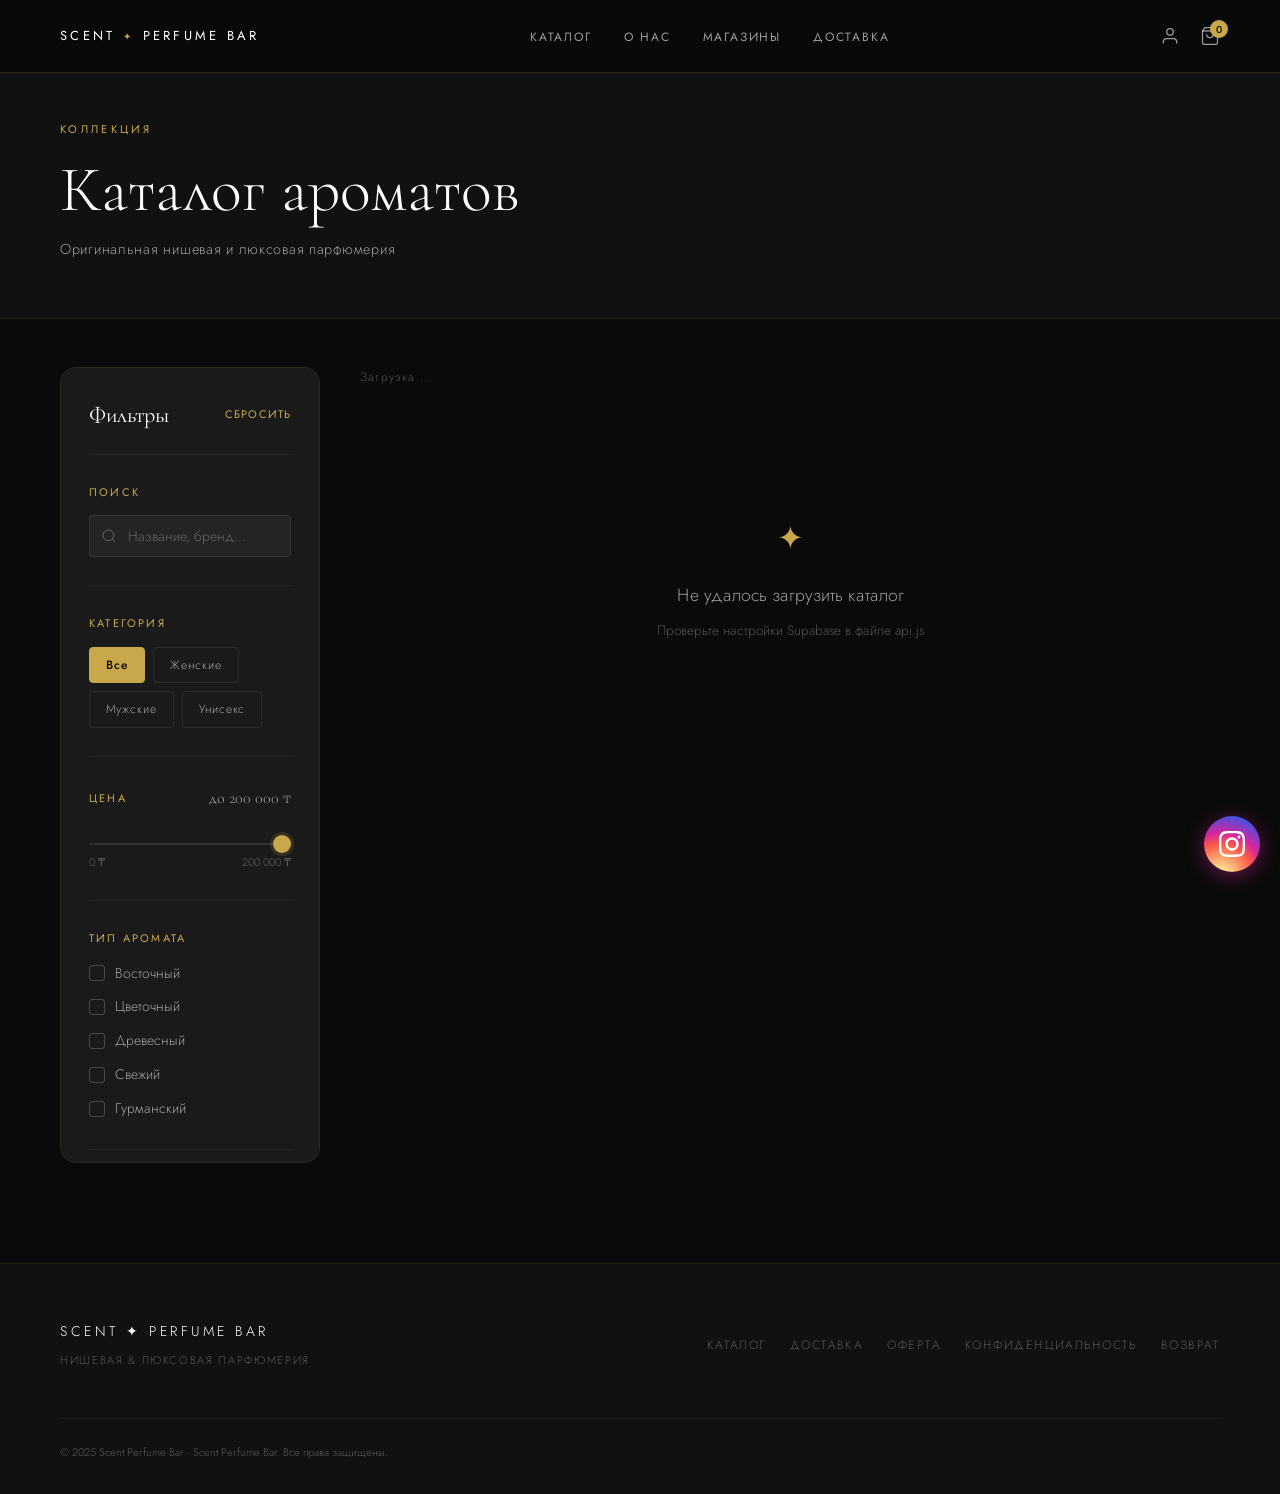
<file: scent-perfume/catalog.html>
<!DOCTYPE html>
<html lang="ru">
<head>
  <meta charset="UTF-8" />
  <meta name="viewport" content="width=device-width, initial-scale=0.9" />

  <!-- Primary SEO -->
  <title>Каталог парфюмерии — Scent Perfume Bar | Tom Ford, Byredo, Creed, Kilian</title>
  <meta name="description" content="Каталог нишевой и люксовой парфюмерии — Scent Perfume Bar. Tom Ford, Byredo, Creed, Kilian, Chanel, Hermès и 200+ брендов. Женские, мужские, унисекс ароматы. Доставка по Казахстану." />
  <meta name="keywords" content="каталог парфюмерии Казахстан, нишевая парфюмерия купить, Tom Ford духи, Byredo Казахстан, Creed парфюм, Kilian ароматы, женская парфюмерия, мужская парфюмерия" />
  <meta name="robots" content="index, follow" />
  <link rel="canonical" href="https://scentperfumebar.kz/catalog.html" />

  <!-- Open Graph -->
  <meta property="og:type" content="website" />
  <meta property="og:site_name" content="Scent Perfume Bar" />
  <meta property="og:title" content="Каталог — Scent Perfume Bar | Нишевая Парфюмерия" />
  <meta property="og:description" content="Tom Ford, Byredo, Creed, Kilian и 200+ нишевых брендов. Оригинальная парфюмерия с доставкой по Казахстану." />
  <meta property="og:url" content="https://scentperfumebar.kz/catalog.html" />
  <meta property="og:image" content="https://scentperfumebar.kz/assets/og-image.jpg" />
  <meta property="og:locale" content="ru_RU" />

  <!-- Twitter Card -->
  <meta name="twitter:card" content="summary_large_image" />
  <meta name="twitter:title" content="Каталог — Scent Perfume Bar" />
  <meta name="twitter:description" content="Нишевая и люксовая парфюмерия с доставкой по Казахстану." />
  <meta name="twitter:image" content="https://scentperfumebar.kz/assets/og-image.jpg" />

  <!-- Schema.org: ItemList (catalog) -->
  <script type="application/ld+json">
  {
    "@context": "https://schema.org",
    "@type": "CollectionPage",
    "name": "Каталог парфюмерии — Scent Perfume Bar",
    "description": "Нишевая и люксовая парфюмерия. Tom Ford, Byredo, Creed, Kilian и 200+ брендов.",
    "url": "https://scentperfumebar.kz/catalog.html",
    "breadcrumb": {
      "@type": "BreadcrumbList",
      "itemListElement": [
        { "@type": "ListItem", "position": 1, "name": "Главная", "item": "https://scentperfumebar.kz/" },
        { "@type": "ListItem", "position": 2, "name": "Каталог", "item": "https://scentperfumebar.kz/catalog.html" }
      ]
    }
  }
  </script>

  <!-- Favicon -->
  <link rel="icon" type="image/png" href="assets/logo-icon.png" />
  <meta name="theme-color" content="#0a0a0a" />

  <!-- Preconnect -->
  <link rel="preconnect" href="https://fonts.googleapis.com" />
  <link rel="preconnect" href="https://fonts.gstatic.com" crossorigin />

  <!-- Fonts -->
  <link href="https://fonts.googleapis.com/css2?family=Cormorant+Garamond:ital,wght@0,300;0,400;0,500;0,600;1,300;1,400&family=Jost:wght@200;300;400;500&display=swap" rel="stylesheet" />

  <!-- Styles -->
  <link rel="stylesheet" href="css/style.css" />
  <link rel="stylesheet" href="css/volume-selector.css" />
  <link rel="stylesheet" href="css/catalog.css" />
  <link rel="stylesheet" href="css/insta-float.css" />
  <link rel="stylesheet" href="css/wa-popup.css" />
</head>
<body ontouchstart="">

  <!-- NAV -->
  <header class="header scrolled" id="header">
        <nav class="nav container">
      <a href="index.html" class="nav__logo">
        <span class="nav__logo-text">SCENT</span>
        <span class="nav__logo-dot">✦</span>
        <span class="nav__logo-text">PERFUME BAR</span>
      </a>
            <ul class="nav__links" id="navLinks">
        <li><a href="catalog.html" class="nav__link">Каталог</a></li>
        <li><a href="index.html#about" class="nav__link">О нас</a></li>
        <li><a href="index.html#stores" class="nav__link">Магазины</a></li>
        <li><a href="delivery.html" class="nav__link">Доставка</a></li>
      </ul>
      <div class="nav__actions">
        <a href="login.html" class="nav__profile" id="navProfile" aria-label="Профиль">
          <svg width="20" height="20" viewBox="0 0 24 24" fill="none" stroke="currentColor" stroke-width="1.5"><path d="M20 21v-2a4 4 0 00-4-4H8a4 4 0 00-4 4v2"/><circle cx="12" cy="7" r="4"/></svg>
        </a>
        <a href="cart.html" class="nav__cart" aria-label="Корзина">
          <svg width="20" height="20" viewBox="0 0 24 24" fill="none" stroke="currentColor" stroke-width="1.5"><path d="M6 2L3 6v14a2 2 0 002 2h14a2 2 0 002-2V6l-3-4z"/><line x1="3" y1="6" x2="21" y2="6"/><path d="M16 10a4 4 0 01-8 0"/></svg>
          <span class="nav__cart-count" id="cartCount">0</span>
        </a>
        <button class="nav__burger" id="navBurger" aria-label="Открыть меню">
          <span></span><span></span><span></span>
        </button>
      </div>
    </nav>
  </header>
  <!-- Mobile drawer — вне <header>, иначе backdrop-filter ломает position:fixed -->
  <div class="nav__overlay" id="navOverlay"></div>
  <div class="nav__drawer" id="navDrawer">
    <div class="nav__drawer-handle"></div>
    <ul class="nav__drawer-links">
      <li><a href="catalog.html" class="nav__drawer-link">Каталог</a></li>
      <li><a href="index.html#about" class="nav__drawer-link">О нас</a></li>
      <li><a href="index.html#stores" class="nav__drawer-link">Магазины</a></li>
      <li><a href="login.html" class="nav__drawer-link" id="drawerProfile">Войти</a></li>
      <li><a href="cart.html" class="nav__drawer-link nav__drawer-cart">Корзина <span class="nav__cart-count nav__cart-count--drawer" id="cartCount">0</span></a></li>
    </ul>
  </div>

  <main>

    <!-- PAGE HERO -->
    <section class="page-hero">
      <div class="container">
        <p class="section__eyebrow">Коллекция</p>
        <h1 class="page-hero__title">Каталог ароматов</h1>
        <p class="page-hero__sub">Оригинальная нишевая и люксовая парфюмерия</p>
      </div>
    </section>

    <!-- CATALOG BODY -->
    <section class="catalog-section">
      <div class="container">
        <div class="catalog-layout">

          <!-- SIDEBAR FILTERS -->
          <aside class="filters" id="filters">
            <button class="filters__close" id="filtersClose">
              Фильтры
              <svg width="20" height="20" viewBox="0 0 24 24" fill="none" stroke="currentColor" stroke-width="1.5"><line x1="18" y1="6" x2="6" y2="18"/><line x1="6" y1="6" x2="18" y2="18"/></svg>
            </button>
            <div class="filters__header">
              <h2 class="filters__title">Фильтры</h2>
              <button class="filters__reset" id="filtersReset">Сбросить</button>
            </div>

            <!-- Search -->
            <div class="filter__group">
              <label class="filter__label">Поиск</label>
              <div class="filter__search-wrap">
                <svg width="16" height="16" viewBox="0 0 24 24" fill="none" stroke="currentColor" stroke-width="1.5"><circle cx="11" cy="11" r="8"/><line x1="21" y1="21" x2="16.65" y2="16.65"/></svg>
                <input
                  type="search"
                  class="filter__search"
                  id="searchInput"
                  placeholder="Название, бренд..."
                  maxlength="60"
                  autocomplete="off"
                />
              </div>
            </div>

            <!-- Category -->
            <div class="filter__group">
              <label class="filter__label">Категория</label>
              <div class="filter__options">
                <label class="filter__chip">
                  <input type="radio" name="category" value="all" checked />
                  <span>Все</span>
                </label>
                <label class="filter__chip">
                  <input type="radio" name="category" value="women" />
                  <span>Женские</span>
                </label>
                <label class="filter__chip">
                  <input type="radio" name="category" value="men" />
                  <span>Мужские</span>
                </label>
                <label class="filter__chip">
                  <input type="radio" name="category" value="unisex" />
                  <span>Унисекс</span>
                </label>
              </div>
            </div>

            <!-- Price range -->
            <div class="filter__group">
              <label class="filter__label">
                Цена
                <span class="filter__price-display" id="priceDisplay">до 200 000 ₸</span>
              </label>
              <input
                type="range"
                class="filter__range"
                id="priceRange"
                min="0"
                max="200000"
                step="1000"
                value="200000"
              />
              <div class="filter__range-labels">
                <span>0 ₸</span>
                <span>200 000 ₸</span>
              </div>
            </div>

            <!-- Scent type -->
            <div class="filter__group">
              <label class="filter__label">Тип аромата</label>
              <div class="filter__checks">
                <label class="filter__check">
                  <input type="checkbox" name="scentType" value="oriental" />
                  <span>Восточный</span>
                </label>
                <label class="filter__check">
                  <input type="checkbox" name="scentType" value="floral" />
                  <span>Цветочный</span>
                </label>
                <label class="filter__check">
                  <input type="checkbox" name="scentType" value="woody" />
                  <span>Древесный</span>
                </label>
                <label class="filter__check">
                  <input type="checkbox" name="scentType" value="fresh" />
                  <span>Свежий</span>
                </label>
                <label class="filter__check">
                  <input type="checkbox" name="scentType" value="gourmand" />
                  <span>Гурманский</span>
                </label>
              </div>
            </div>

            <!-- Brands -->
            <div class="filter__group">
              <label class="filter__label">Бренды</label>
              <div id="brandChecks">
                <!-- заполняется автоматически из БД -->
              </div>
            </div>

            <!-- Sort (mobile included here) -->
            <div class="filter__group">
              <label class="filter__label" for="sortSelect">Сортировка</label>
              <select class="filter__select" id="sortSelect">
                <option value="default">По умолчанию</option>
                <option value="price-asc">Цена: по возрастанию</option>
                <option value="price-desc">Цена: по убыванию</option>
                <option value="name-asc">Название: А–Я</option>
              </select>
            </div>

            <!-- Mobile: закрыть шторку и показать результаты -->
            <button class="filters__apply" id="filtersApply" type="button">Показать товары</button>

          </aside>

          <!-- MAIN CONTENT -->
          <div class="catalog-main">

            <!-- Toolbar -->
            <div class="catalog-toolbar">
              <p class="catalog-count" id="catalogCount">Загрузка...</p>
              <button class="filters-toggle" id="filtersToggle" aria-expanded="false">
                <svg width="16" height="16" viewBox="0 0 24 24" fill="none" stroke="currentColor" stroke-width="1.5"><line x1="4" y1="6" x2="20" y2="6"/><line x1="8" y1="12" x2="20" y2="12"/><line x1="12" y1="18" x2="20" y2="18"/></svg>
                Фильтры
              </button>
            </div>

            <!-- Active filters tags -->
            <div class="active-filters" id="activeFilters"></div>

            <!-- Grid -->
            <div class="products__grid" id="catalogGrid">
              <div class="catalog-loading">
                <div class="catalog-loading__spinner"></div>
                <p>Загружаем коллекцию...</p>
              </div>
            </div>

            <!-- Empty state -->
            <div class="catalog-empty" id="catalogEmpty" style="display:none">
              <p>✦</p>
              <h3>Ничего не найдено</h3>
              <p>Попробуйте изменить фильтры</p>
              <button class="btn btn--outline" onclick="resetAllFilters()">Сбросить фильтры</button>
            </div>

          </div>
        </div>
      </div>
    </section>

  </main>

  <!-- FOOTER -->
  <footer class="footer">
    <div class="container">
      <div class="footer__top">
        <div class="footer__brand">
          <p class="footer__logo">SCENT ✦ PERFUME BAR</p>
          <p class="footer__tagline">Нишевая & Люксовая Парфюмерия</p>
        </div>
                <nav class="footer__nav">
          <a href="catalog.html">Каталог</a>
          <a href="delivery.html">Доставка</a>
          <a href="oferta.html">Оферта</a>
          <a href="privacy.html">Конфиденциальность</a>
          <a href="returns.html">Возврат</a>
        </nav>
      </div>
      <div class="footer__bottom">
        <p>© 2025 Scent Perfume Bar · Scent Perfume Bar. Все права защищены.</p>
      </div>
    </div>
  </footer>
  <script src="js/body-lock.js"></script>
  <script src="js/main.js"></script>
  <script src="js/volume-selector.js"></script>
  <script src="js/catalog.js"></script>
  <script src="js/api.js"></script>
  <script src="js/auth.js"></script> 
  <script src="js/insta-float.js"></script>
  <script src="js/wa-popup.js"></script>
</body>
</html>
</file>
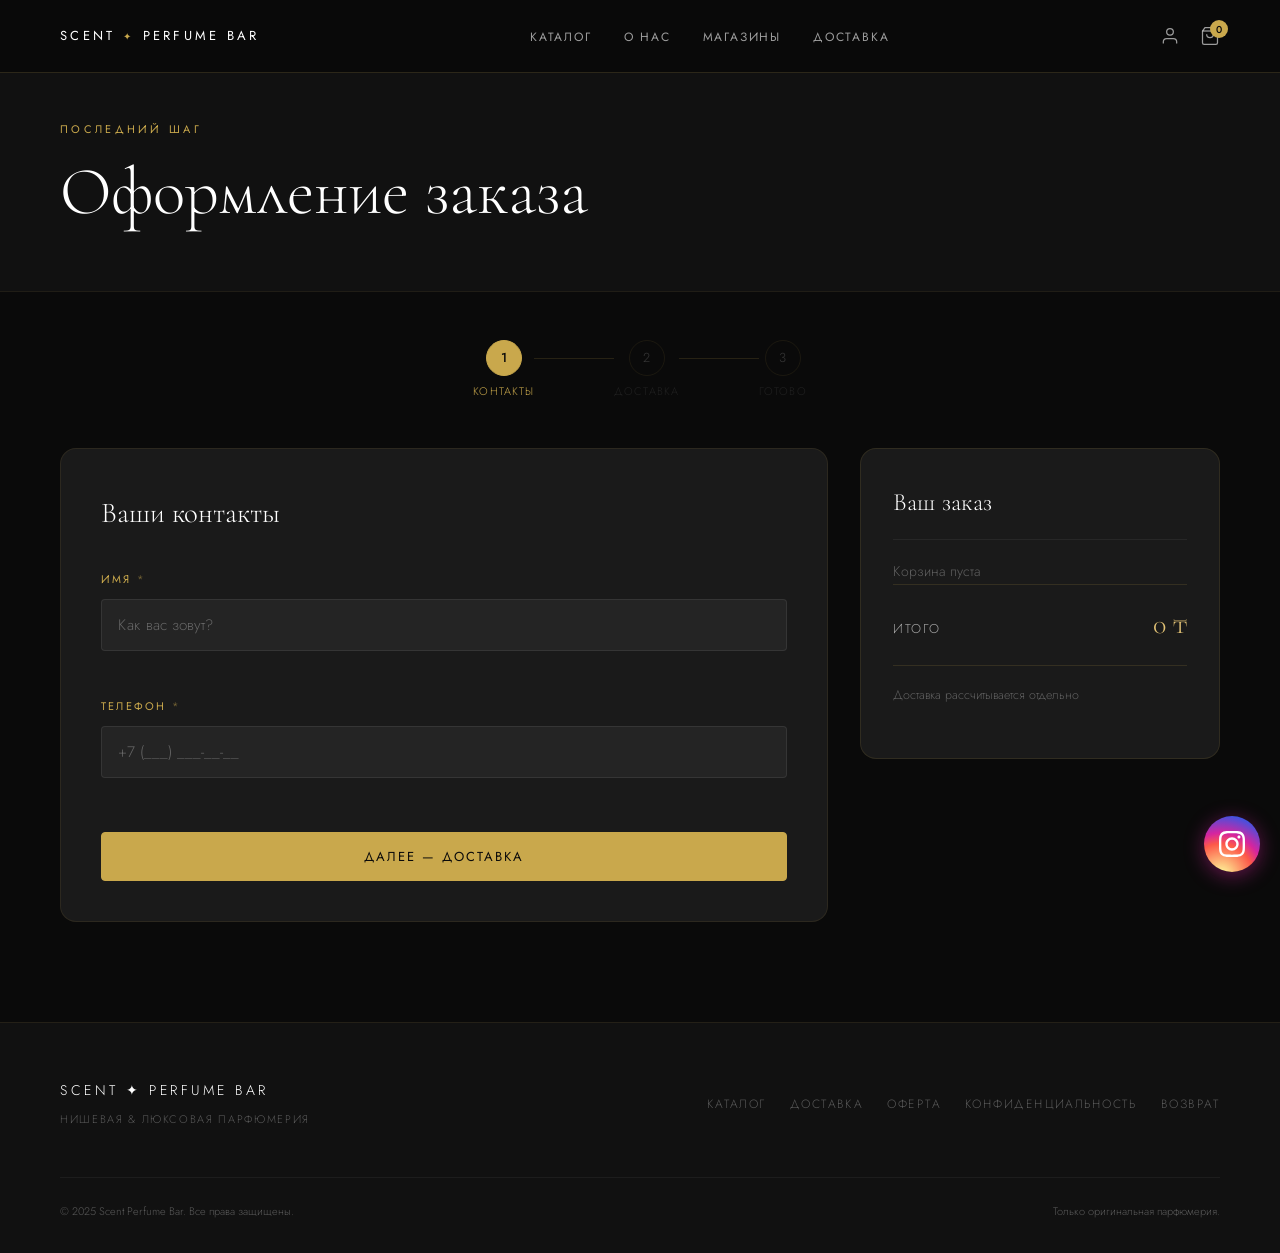
<file: scent-perfume/checkout.html>
<!DOCTYPE html>
<html lang="ru">
<head>
  <meta charset="UTF-8" />
  <meta name="viewport" content="width=device-width, initial-scale=0.9" />
  <title>Оформление заказа — Scent Perfume Bar</title>
  <link rel="preconnect" href="https://fonts.googleapis.com" />
  <link rel="preconnect" href="https://fonts.gstatic.com" crossorigin />
  <link href="https://fonts.googleapis.com/css2?family=Cormorant+Garamond:ital,wght@0,300;0,400;0,500;1,300;1,400&family=Jost:wght@200;300;400;500&display=swap" rel="stylesheet" />
  <link rel="stylesheet" href="css/style.css" />
  <link rel="stylesheet" href="css/cart.css" />
  <link rel="stylesheet" href="css/insta-float.css" />
  <link rel="stylesheet" href="css/wa-popup.css" />
</head>
<body ontouchstart="">

  <header class="header scrolled" id="header">
        <nav class="nav container">
      <a href="index.html" class="nav__logo">
        <span class="nav__logo-text">SCENT</span>
        <span class="nav__logo-dot">✦</span>
        <span class="nav__logo-text">PERFUME BAR</span>
      </a>
            <ul class="nav__links" id="navLinks">
        <li><a href="catalog.html" class="nav__link">Каталог</a></li>
        <li><a href="index.html#about" class="nav__link">О нас</a></li>
        <li><a href="index.html#stores" class="nav__link">Магазины</a></li>
        <li><a href="delivery.html" class="nav__link">Доставка</a></li>
      </ul>
      <div class="nav__actions">
        <a href="login.html" class="nav__profile" id="navProfile" aria-label="Профиль">
          <svg width="20" height="20" viewBox="0 0 24 24" fill="none" stroke="currentColor" stroke-width="1.5"><path d="M20 21v-2a4 4 0 00-4-4H8a4 4 0 00-4 4v2"/><circle cx="12" cy="7" r="4"/></svg>
        </a>
        <a href="cart.html" class="nav__cart" aria-label="Корзина">
          <svg width="20" height="20" viewBox="0 0 24 24" fill="none" stroke="currentColor" stroke-width="1.5"><path d="M6 2L3 6v14a2 2 0 002 2h14a2 2 0 002-2V6l-3-4z"/><line x1="3" y1="6" x2="21" y2="6"/><path d="M16 10a4 4 0 01-8 0"/></svg>
          <span class="nav__cart-count" id="cartCount">0</span>
        </a>
        <button class="nav__burger" id="navBurger" aria-label="Открыть меню">
          <span></span><span></span><span></span>
        </button>
      </div>
    </nav>
  </header>
  <!-- Mobile drawer — вне <header>, иначе backdrop-filter ломает position:fixed -->
  <div class="nav__overlay" id="navOverlay"></div>
  <div class="nav__drawer" id="navDrawer">
    <div class="nav__drawer-handle"></div>
    <ul class="nav__drawer-links">
      <li><a href="catalog.html" class="nav__drawer-link">Каталог</a></li>
      <li><a href="index.html#about" class="nav__drawer-link">О нас</a></li>
      <li><a href="index.html#stores" class="nav__drawer-link">Магазины</a></li>
      <li><a href="login.html" class="nav__drawer-link" id="drawerProfile">Войти</a></li>
      <li><a href="cart.html" class="nav__drawer-link nav__drawer-cart">Корзина <span class="nav__cart-count nav__cart-count--drawer" id="cartCount">0</span></a></li>
    </ul>
  </div>

  <main>
    <section class="page-hero">
      <div class="container">
        <p class="section__eyebrow">Последний шаг</p>
        <h1 class="page-hero__title">Оформление заказа</h1>
      </div>
    </section>

    <section class="checkout-section">
      <div class="container">

        <!-- STEPS -->
        <div class="checkout-steps">
          <div class="checkout-step checkout-step--active" data-step="1">
            <span class="step-num">1</span>
            <span class="step-label">Контакты</span>
          </div>
          <div class="checkout-step__line"></div>
          <div class="checkout-step" data-step="2">
            <span class="step-num">2</span>
            <span class="step-label">Доставка</span>
          </div>
          <div class="checkout-step__line"></div>
          <div class="checkout-step" data-step="3">
            <span class="step-num">3</span>
            <span class="step-label">Готово</span>
          </div>
        </div>

        <div class="checkout-layout">

          <!-- FORM -->
          <div class="checkout-form-wrap">

            <!-- Step 1: Contacts -->
            <div class="checkout-step-form" id="step1">
              <h2 class="checkout-step-form__title">Ваши контакты</h2>

              <div class="form-group">
                <label class="form-label" for="inputName">Имя <span class="req">*</span></label>
                <input
                  type="text"
                  id="inputName"
                  class="form-input"
                  placeholder="Как вас зовут?"
                  maxlength="60"
                  autocomplete="given-name"
                />
                <span class="form-error" id="errorName"></span>
              </div>

              <div class="form-group">
                <label class="form-label" for="inputPhone">Телефон <span class="req">*</span></label>
                <input
                  type="tel"
                  id="inputPhone"
                  class="form-input"
                  placeholder="+7 (___) ___-__-__"
                  maxlength="18"
                  autocomplete="tel"
                />
                <span class="form-error" id="errorPhone"></span>
              </div>

              <button class="btn btn--gold form-next-btn" id="nextStep1">
                Далее — Доставка
              </button>
            </div>

            <!-- Step 2: Delivery -->
            <div class="checkout-step-form" id="step2" style="display:none">
              <h2 class="checkout-step-form__title">Способ получения</h2>

              <!-- Способ доставки -->
              <div class="delivery-options">
                <label class="delivery-option">
                  <input type="radio" name="delivery" value="cdek" checked />
                  <div class="delivery-option__card">
                    <div class="delivery-option__icon">
                      <svg width="22" height="22" viewBox="0 0 24 24" fill="none" stroke="currentColor" stroke-width="1.5"><rect x="1" y="3" width="15" height="13"/><polygon points="16 8 20 8 23 11 23 16 16 16 16 8"/><circle cx="5.5" cy="18.5" r="2.5"/><circle cx="18.5" cy="18.5" r="2.5"/></svg>
                    </div>
                    <div>
                      <strong>СДЭК</strong>
                      <p>1–3 дня · Крупные города РК</p>
                    </div>
                  </div>
                </label>

                <label class="delivery-option">
                  <input type="radio" name="delivery" value="kazpost" />
                  <div class="delivery-option__card">
                    <div class="delivery-option__icon">
                      <svg width="22" height="22" viewBox="0 0 24 24" fill="none" stroke="currentColor" stroke-width="1.5"><path d="M22 16.92v3a2 2 0 01-2.18 2 19.79 19.79 0 01-8.63-3.07A19.5 19.5 0 013.07 9.81 19.79 19.79 0 011 1.18 2 2 0 012.96 1h3a2 2 0 012 1.72c.13.96.36 1.9.7 2.81a2 2 0 01-.45 2.11L7.09 8.91A16 16 0 0015.09 16.91l1.27-1.27a2 2 0 012.11-.45c.91.34 1.85.57 2.81.7A2 2 0 0122 16.92z"/></svg>
                    </div>
                    <div>
                      <strong>Казпочта</strong>
                      <p>3–7 дней · По всему Казахстану</p>
                    </div>
                  </div>
                </label>

                <label class="delivery-option">
                  <input type="radio" name="delivery" value="other" />
                  <div class="delivery-option__card">
                    <div class="delivery-option__icon">
                      <svg width="22" height="22" viewBox="0 0 24 24" fill="none" stroke="currentColor" stroke-width="1.5"><circle cx="12" cy="12" r="10"/><line x1="12" y1="8" x2="12" y2="12"/><line x1="12" y1="16" x2="12.01" y2="16"/></svg>
                    </div>
                    <div>
                      <strong>Другое</strong>
                      <p>Уточним детали через WhatsApp</p>
                    </div>
                  </div>
                </label>

                <label class="delivery-option">
                  <input type="radio" name="delivery" value="pickup" />
                  <div class="delivery-option__card">
                    <div class="delivery-option__icon">
                      <svg width="22" height="22" viewBox="0 0 24 24" fill="none" stroke="currentColor" stroke-width="1.5"><path d="M21 10c0 7-9 13-9 13s-9-6-9-13a9 9 0 0118 0z"/><circle cx="12" cy="10" r="3"/></svg>
                    </div>
                    <div>
                      <strong>Самовывоз</strong>
                      <p>Из нашего бутика · Бесплатно</p>
                    </div>
                  </div>
                </label>
              </div>

              <!-- Адрес — для СДЭК и Казпочта -->
              <div class="form-group" id="addressGroup">
                <label class="form-label" for="inputCity">Город <span class="req">*</span></label>
                <input type="text" id="inputCity" class="form-input" placeholder="Ваш город" maxlength="60" autocomplete="address-level2" />
                <span class="form-error" id="errorCity"></span>
              </div>
              <div class="form-group" id="addressGroup2">
                <label class="form-label" for="inputAddress">Адрес</label>
                <input type="text" id="inputAddress" class="form-input" placeholder="Улица, дом, квартира" maxlength="120" autocomplete="street-address" />
              </div>

              <!-- Телефон для "Другое" — отправить сообщение -->
              <div class="form-group" id="otherGroup" style="display:none">
                <div class="other-delivery-note">
                  <svg width="18" height="18" viewBox="0 0 24 24" fill="none" stroke="currentColor" stroke-width="1.5"><path d="M22 16.92v3a2 2 0 01-2.18 2 19.79 19.79 0 01-8.63-3.07A19.5 19.5 0 013.07 9.81 19.79 19.79 0 011 1.18 2 2 0 012.96 1h3a2 2 0 012 1.72c.13.96.36 1.9.7 2.81a2 2 0 01-.45 2.11L7.09 8.91A16 16 0 0015.09 16.91l1.27-1.27a2 2 0 012.11-.45c.91.34 1.85.57 2.81.7A2 2 0 0122 16.92z"/></svg>
                  <p>После оформления заказа наш менеджер напишет вам в WhatsApp и уточнит удобный способ доставки.</p>
                </div>
              </div>

              <!-- Самовывоз — выбор бутика -->
              <div class="form-group" id="pickupGroup" style="display:none">
                <label class="form-label">Выберите бутик</label>
                <div class="store-select">
                  <label class="store-select__opt">
                    <input type="radio" name="pickupStore" value="karaganda" checked />
                    <span>Scent Perfume Bar · Караганда</span>
                  </label>
                  <label class="store-select__opt">
                    <input type="radio" name="pickupStore" value="atbasar" />
                    <span>Scent Perfume Bar · Атбасар</span>
                  </label>
                </div>
              </div>

              <div class="form-group">
                <label class="form-label" for="inputComment">Комментарий</label>
                <textarea
                  id="inputComment"
                  class="form-input form-textarea"
                  placeholder="Пожелания к заказу..."
                  maxlength="300"
                  rows="3"
                ></textarea>
              </div>

              <div class="form-row">
                <button class="btn btn--outline" id="backStep1">← Назад</button>
                <button class="btn btn--gold" id="nextStep2">Подтвердить заказ</button>
              </div>
            </div>

            <!-- Step 3: Success -->
            <div class="checkout-step-form checkout-success" id="step3" style="display:none">
              <div class="success-icon">✦</div>
              <h2>Заказ оформлен!</h2>
              <p id="successText"></p>

              <!-- Варианты оплаты -->
              <div class="payment-options" id="paymentOptions" style="display:none">
                <p class="payment-options__title">Способ оплаты</p>

                <!-- Табы выбора -->
                <div class="pay-tabs">
                  <button class="pay-tab pay-tab--active" data-tab="card">
                    <svg width="16" height="16" viewBox="0 0 24 24" fill="none" stroke="currentColor" stroke-width="1.5"><rect x="1" y="4" width="22" height="16" rx="2"/><line x1="1" y1="10" x2="23" y2="10"/></svg>
                    Карта
                  </button>
                  <button class="pay-tab" data-tab="kaspi">
                    <svg width="16" height="16" viewBox="0 0 24 24" fill="none" stroke="currentColor" stroke-width="1.5"><path d="M12 2L2 7l10 5 10-5-10-5z"/><path d="M2 17l10 5 10-5"/><path d="M2 12l10 5 10-5"/></svg>
                    Kaspi
                  </button>
                  <button class="pay-tab" data-tab="whatsapp">
                    <svg width="16" height="16" viewBox="0 0 24 24" fill="currentColor"><path d="M17.472 14.382c-.297-.149-1.758-.867-2.03-.967-.273-.099-.471-.148-.67.15-.197.297-.767.966-.94 1.164-.173.199-.347.223-.644.075-.297-.15-1.255-.463-2.39-1.475-.883-.788-1.48-1.761-1.653-2.059-.173-.297-.018-.458.13-.606.134-.133.298-.347.446-.52.149-.174.198-.298.298-.497.099-.198.05-.371-.025-.52-.075-.149-.669-1.612-.916-2.207-.242-.579-.487-.5-.669-.51-.173-.008-.371-.01-.57-.01-.198 0-.52.074-.792.372-.272.297-1.04 1.016-1.04 2.479 0 1.462 1.065 2.875 1.213 3.074.149.198 2.096 3.2 5.077 4.487.709.306 1.262.489 1.694.625.712.227 1.36.195 1.871.118.571-.085 1.758-.719 2.006-1.413.248-.694.248-1.289.173-1.413-.074-.124-.272-.198-.57-.347m-5.421 7.403h-.004a9.87 9.87 0 01-5.031-1.378l-.361-.214-3.741.982.998-3.648-.235-.374a9.86 9.86 0 01-1.51-5.26c.001-5.45 4.436-9.884 9.888-9.884 2.64 0 5.122 1.03 6.988 2.898a9.825 9.825 0 012.893 6.994c-.003 5.45-4.437 9.884-9.885 9.884m8.413-18.297A11.815 11.815 0 0012.05 0C5.495 0 .16 5.335.157 11.892c0 2.096.547 4.142 1.588 5.945L.057 24l6.305-1.654a11.882 11.882 0 005.683 1.448h.005c6.554 0 11.89-5.335 11.893-11.893a11.821 11.821 0 00-3.48-8.413z"/></svg>
                    WhatsApp
                  </button>
                </div>

                <!-- Форма карты -->
                <div class="pay-panel" id="payPanel-card">
                  <div class="card-form">
                    <div class="card-preview" id="cardPreview">
                      <div class="card-preview__top">
                        <span class="card-preview__chip">
                          <svg width="28" height="22" viewBox="0 0 28 22"><rect x="0" y="0" width="28" height="22" rx="4" fill="rgba(201,168,76,0.3)"/><rect x="8" y="6" width="12" height="10" rx="2" fill="rgba(201,168,76,0.6)"/></svg>
                        </span>
                        <span class="card-preview__brand" id="cardBrandIcon">VISA</span>
                      </div>
                      <div class="card-preview__number" id="cardNumberDisplay">•••• •••• •••• ••••</div>
                      <div class="card-preview__bottom">
                        <div>
                          <span class="card-preview__label">Владелец</span>
                          <span class="card-preview__value" id="cardHolderDisplay">ИМЯ ФАМИЛИЯ</span>
                        </div>
                        <div>
                          <span class="card-preview__label">Срок</span>
                          <span class="card-preview__value" id="cardExpiryDisplay">MM/YY</span>
                        </div>
                      </div>
                    </div>

                    <div class="card-fields">
                      <div class="form-group">
                        <label class="form-label">Номер карты</label>
                        <input type="text" id="cardNumber" class="form-input card-input" placeholder="0000 0000 0000 0000" maxlength="19" inputmode="numeric" autocomplete="cc-number" />
                      </div>
                      <div class="form-group">
                        <label class="form-label">Имя на карте</label>
                        <input type="text" id="cardHolder" class="form-input card-input" placeholder="IVAN IVANOV" maxlength="26" autocomplete="cc-name" style="text-transform:uppercase" />
                      </div>
                      <div class="card-fields-row">
                        <div class="form-group">
                          <label class="form-label">Срок действия</label>
                          <input type="text" id="cardExpiry" class="form-input card-input" placeholder="MM/YY" maxlength="5" inputmode="numeric" autocomplete="cc-exp" />
                        </div>
                        <div class="form-group">
                          <label class="form-label">CVV / CVC
                            <span class="cvv-hint" title="3 цифры на обратной стороне карты">?</span>
                          </label>
                          <input type="password" id="cardCvv" class="form-input card-input" placeholder="•••" maxlength="4" inputmode="numeric" autocomplete="cc-csc" />
                        </div>
                      </div>
                    </div>

                    <div class="card-secure">
                      <svg width="14" height="14" viewBox="0 0 24 24" fill="none" stroke="currentColor" stroke-width="2"><rect x="3" y="11" width="18" height="11" rx="2"/><path d="M7 11V7a5 5 0 0110 0v4"/></svg>
                      Защищено SSL-шифрованием · Данные карты не хранятся
                    </div>

                    <button class="btn btn--gold" id="payOnlineBtn" style="width:100%;justify-content:center;min-height:52px">
                      Оплатить <span id="payAmountLabel"></span>
                    </button>
                  </div>
                </div>

                <!-- Kaspi -->
                <div class="pay-panel" id="payPanel-kaspi" style="display:none">
                  <div class="kaspi-panel">
                    <div class="kaspi-panel__icon">🏦</div>
                    <h3>Kaspi Pay</h3>
                    <p>Оплата через приложение Kaspi.kz. После нажатия кнопки откроется форма оплаты Kaspi.</p>
                    <button class="btn btn--gold" id="payKaspiBtn" style="width:100%;justify-content:center;min-height:52px">
                      Перейти к оплате Kaspi
                    </button>
                  </div>
                </div>

                <!-- WhatsApp -->
                <div class="pay-panel" id="payPanel-whatsapp" style="display:none">
                  <div class="kaspi-panel">
                    <div class="kaspi-panel__icon">
                      <svg width="32" height="32" viewBox="0 0 24 24" fill="#25d366"><path d="M17.472 14.382c-.297-.149-1.758-.867-2.03-.967-.273-.099-.471-.148-.67.15-.197.297-.767.966-.94 1.164-.173.199-.347.223-.644.075-.297-.15-1.255-.463-2.39-1.475-.883-.788-1.48-1.761-1.653-2.059-.173-.297-.018-.458.13-.606.134-.133.298-.347.446-.52.149-.174.198-.298.298-.497.099-.198.05-.371-.025-.52-.075-.149-.669-1.612-.916-2.207-.242-.579-.487-.5-.669-.51-.173-.008-.371-.01-.57-.01-.198 0-.52.074-.792.372-.272.297-1.04 1.016-1.04 2.479 0 1.462 1.065 2.875 1.213 3.074.149.198 2.096 3.2 5.077 4.487.709.306 1.262.489 1.694.625.712.227 1.36.195 1.871.118.571-.085 1.758-.719 2.006-1.413.248-.694.248-1.289.173-1.413-.074-.124-.272-.198-.57-.347m-5.421 7.403h-.004a9.87 9.87 0 01-5.031-1.378l-.361-.214-3.741.982.998-3.648-.235-.374a9.86 9.86 0 01-1.51-5.26c.001-5.45 4.436-9.884 9.888-9.884 2.64 0 5.122 1.03 6.988 2.898a9.825 9.825 0 012.893 6.994c-.003 5.45-4.437 9.884-9.885 9.884m8.413-18.297A11.815 11.815 0 0012.05 0C5.495 0 .16 5.335.157 11.892c0 2.096.547 4.142 1.588 5.945L.057 24l6.305-1.654a11.882 11.882 0 005.683 1.448h.005c6.554 0 11.89-5.335 11.893-11.893a11.821 11.821 0 00-3.48-8.413z"/></svg>
                    </div>
                    <h3>Оплата через WhatsApp</h3>
                    <p>Менеджер пришлёт реквизиты для оплаты или ссылку на Kaspi.</p>
                    <a href="#" class="btn btn--gold" id="payWhatsappBtn" target="_blank" rel="noopener" style="width:100%;justify-content:center;min-height:52px;text-decoration:none">
                      Написать менеджеру
                    </a>
                  </div>
                </div>

              </div>

              <a href="catalog.html" class="btn btn--outline" style="margin-top:16px">Продолжить покупки</a>
            </div>

          </div>

          <!-- ORDER SUMMARY -->
          <aside class="checkout-summary" id="checkoutSummary">
            <h2 class="cart-summary__title">Ваш заказ</h2>
            <div id="checkoutItems"></div>
            <div class="cart-summary__total">
              <span>Итого</span>
              <span id="checkoutTotal">0 ₸</span>
            </div>
            <p class="cart-summary__note">Доставка рассчитывается отдельно</p>
          </aside>

        </div>
      </div>
    </section>
  </main>

    <footer class="footer">
    <div class="container">
      <div class="footer__top">
        <div class="footer__brand">
          <p class="footer__logo">SCENT ✦ PERFUME BAR</p>
          <p class="footer__tagline">Нишевая & Люксовая Парфюмерия</p>
        </div>
        <nav class="footer__nav">
          <a href="catalog.html">Каталог</a>
          <a href="delivery.html">Доставка</a>
          <a href="oferta.html">Оферта</a>
          <a href="privacy.html">Конфиденциальность</a>
          <a href="returns.html">Возврат</a>
        </nav>
      </div>
      <div class="footer__bottom">
        <p>© 2025 Scent Perfume Bar. Все права защищены.</p>
        <p>Только оригинальная парфюмерия.</p>
      </div>
    </div>
  </footer>
  <script src="js/body-lock.js"></script>
  <script src="js/main.js"></script>
  <script src="js/cart.js"></script>
  <script src="js/payment.js"></script>
  <script src="js/checkout.js"></script>
  <script src="js/api.js"></script>
  <script src="js/auth.js"></script> 
  <script src="js/insta-float.js"></script>
  <script src="js/wa-popup.js"></script>
</body>
</html>
</file>
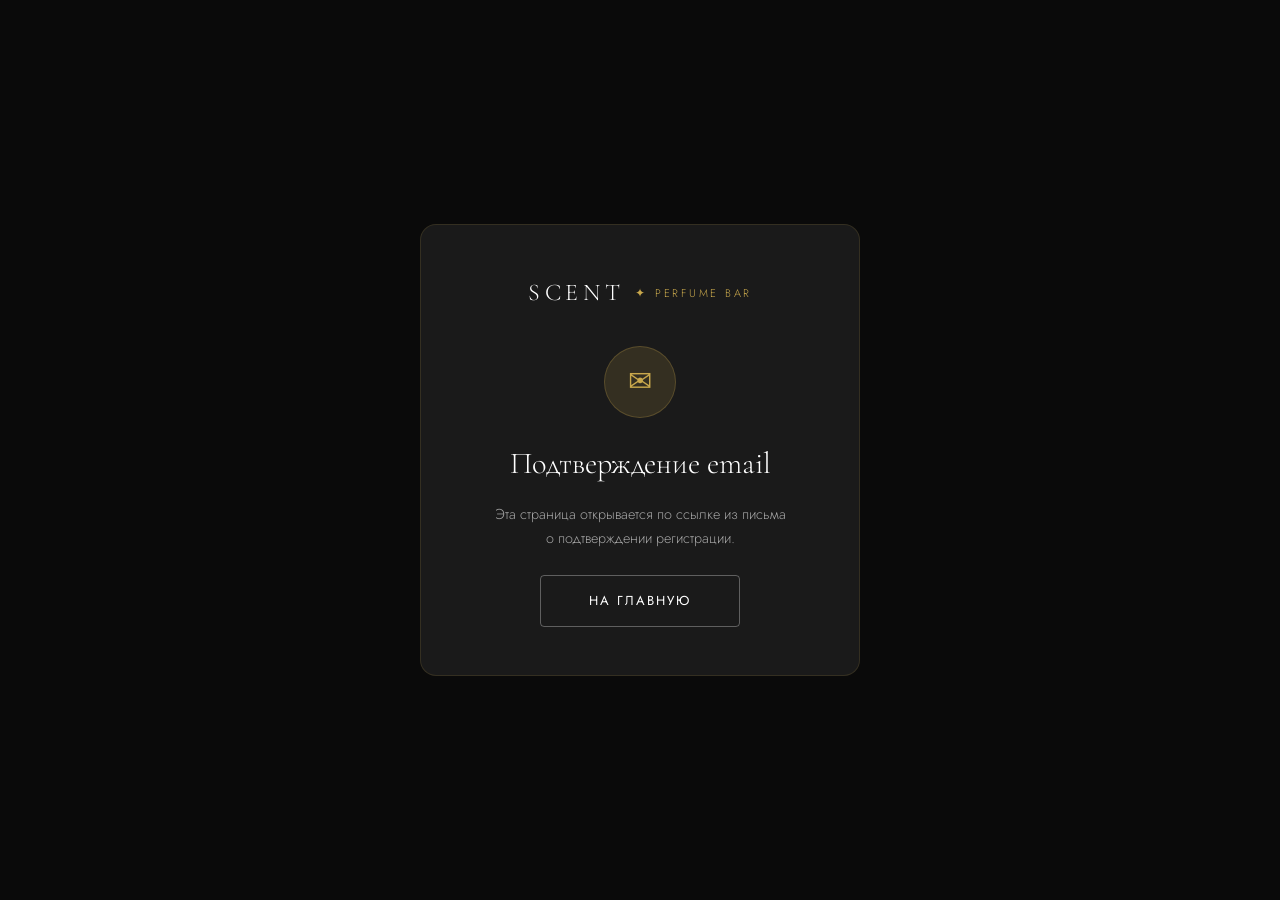
<file: scent-perfume/confirm.html>
<!DOCTYPE html>
<html lang="ru">
<head>
  <meta charset="UTF-8" />
  <meta name="viewport" content="width=device-width, initial-scale=1" />
  <title>Подтверждение email — Scent Perfume Bar</title>
  <meta name="robots" content="noindex, nofollow" />
  <link rel="icon" type="image/png" href="assets/logo-icon.png" />
  <meta name="theme-color" content="#0a0a0a" />
  <link rel="preconnect" href="https://fonts.googleapis.com" />
  <link rel="preconnect" href="https://fonts.gstatic.com" crossorigin />
  <link href="https://fonts.googleapis.com/css2?family=Cormorant+Garamond:ital,wght@0,300;0,400;0,500;1,300;1,400&family=Jost:wght@200;300;400;500&display=swap" rel="stylesheet" />
  <link rel="stylesheet" href="css/style.css" />
  <link rel="stylesheet" href="css/auth.css" />
</head>
<body class="auth-page" ontouchstart="">

  <main class="confirm-main">
    <div class="confirm-card">

      <div class="auth-brand" style="justify-content:center">
        <span class="auth-brand__scent">SCENT</span>
        <span class="auth-brand__dot">✦</span>
        <span class="auth-brand__perfume">PERFUME BAR</span>
      </div>

      <!-- Успех -->
      <div class="confirm-state" id="stateOk" style="display:none">
        <div class="confirm-card__icon confirm-card__icon--ok">✓</div>
        <h1>Email подтверждён!</h1>
        <p>Аккаунт активирован. Можете закрыть это окно —<br />
           на компьютере вход произойдёт автоматически.</p>
        <a href="index.html" class="btn btn--outline confirm-card__btn">Перейти на сайт</a>
      </div>

      <!-- Ссылка устарела / уже использована -->
      <div class="confirm-state" id="stateExpired" style="display:none">
        <div class="confirm-card__icon confirm-card__icon--warn">!</div>
        <h1>Ссылка устарела</h1>
        <p>Похоже, ссылка уже использована или истёк её срок.<br />
           Запросите новое письмо на странице входа.</p>
        <a href="login.html" class="btn btn--gold confirm-card__btn">К странице входа</a>
      </div>

      <!-- Открыли напрямую, без письма -->
      <div class="confirm-state" id="stateNothing" style="display:none">
        <div class="confirm-card__icon">✉</div>
        <h1>Подтверждение email</h1>
        <p>Эта страница открывается по ссылке из письма<br />о подтверждении регистрации.</p>
        <a href="index.html" class="btn btn--outline confirm-card__btn">На главную</a>
      </div>

    </div>
  </main>

  <script src="js/api.js"></script>
  <script src="js/auth.js"></script>
  <script>
    document.addEventListener('DOMContentLoaded', async () => {
      const hash = new URLSearchParams(window.location.hash.slice(1));
      const show = (id) => {
        document.querySelectorAll('.confirm-state').forEach(el => el.style.display = 'none');
        document.getElementById(id).style.display = 'block';
      };

      if (hash.get('error') || hash.get('error_code')) {
        // otp_expired / access_denied — ссылка устарела или повторно открыта
        show('stateExpired');
      } else if (hash.get('access_token')) {
        show('stateOk');
        // Бонус: сохраняем сессию в ЭТОМ браузере — если человек
        // подтверждал с телефона, на телефоне он тоже будет залогинен
        try {
          const access  = hash.get('access_token');
          const refresh = hash.get('refresh_token');
          const expIn   = parseInt(hash.get('expires_in') || '3600', 10);
          const res = await fetch(`${SUPABASE_URL}/auth/v1/user`, {
            headers: { 'apikey': SUPABASE_KEY, 'Authorization': 'Bearer ' + access }
          });
          if (res.ok) {
            const user = await res.json();
            saveSession({
              access_token:  access,
              refresh_token: refresh,
              expires_at:    Math.floor(Date.now() / 1000) + expIn,
              user
            });
          }
        } catch { /* сообщение уже показано — этого достаточно */ }
      } else {
        show('stateNothing');
      }

      // Убираем токены из адресной строки
      history.replaceState(null, '', window.location.pathname);
    });
  </script>
</body>
</html>
</file>
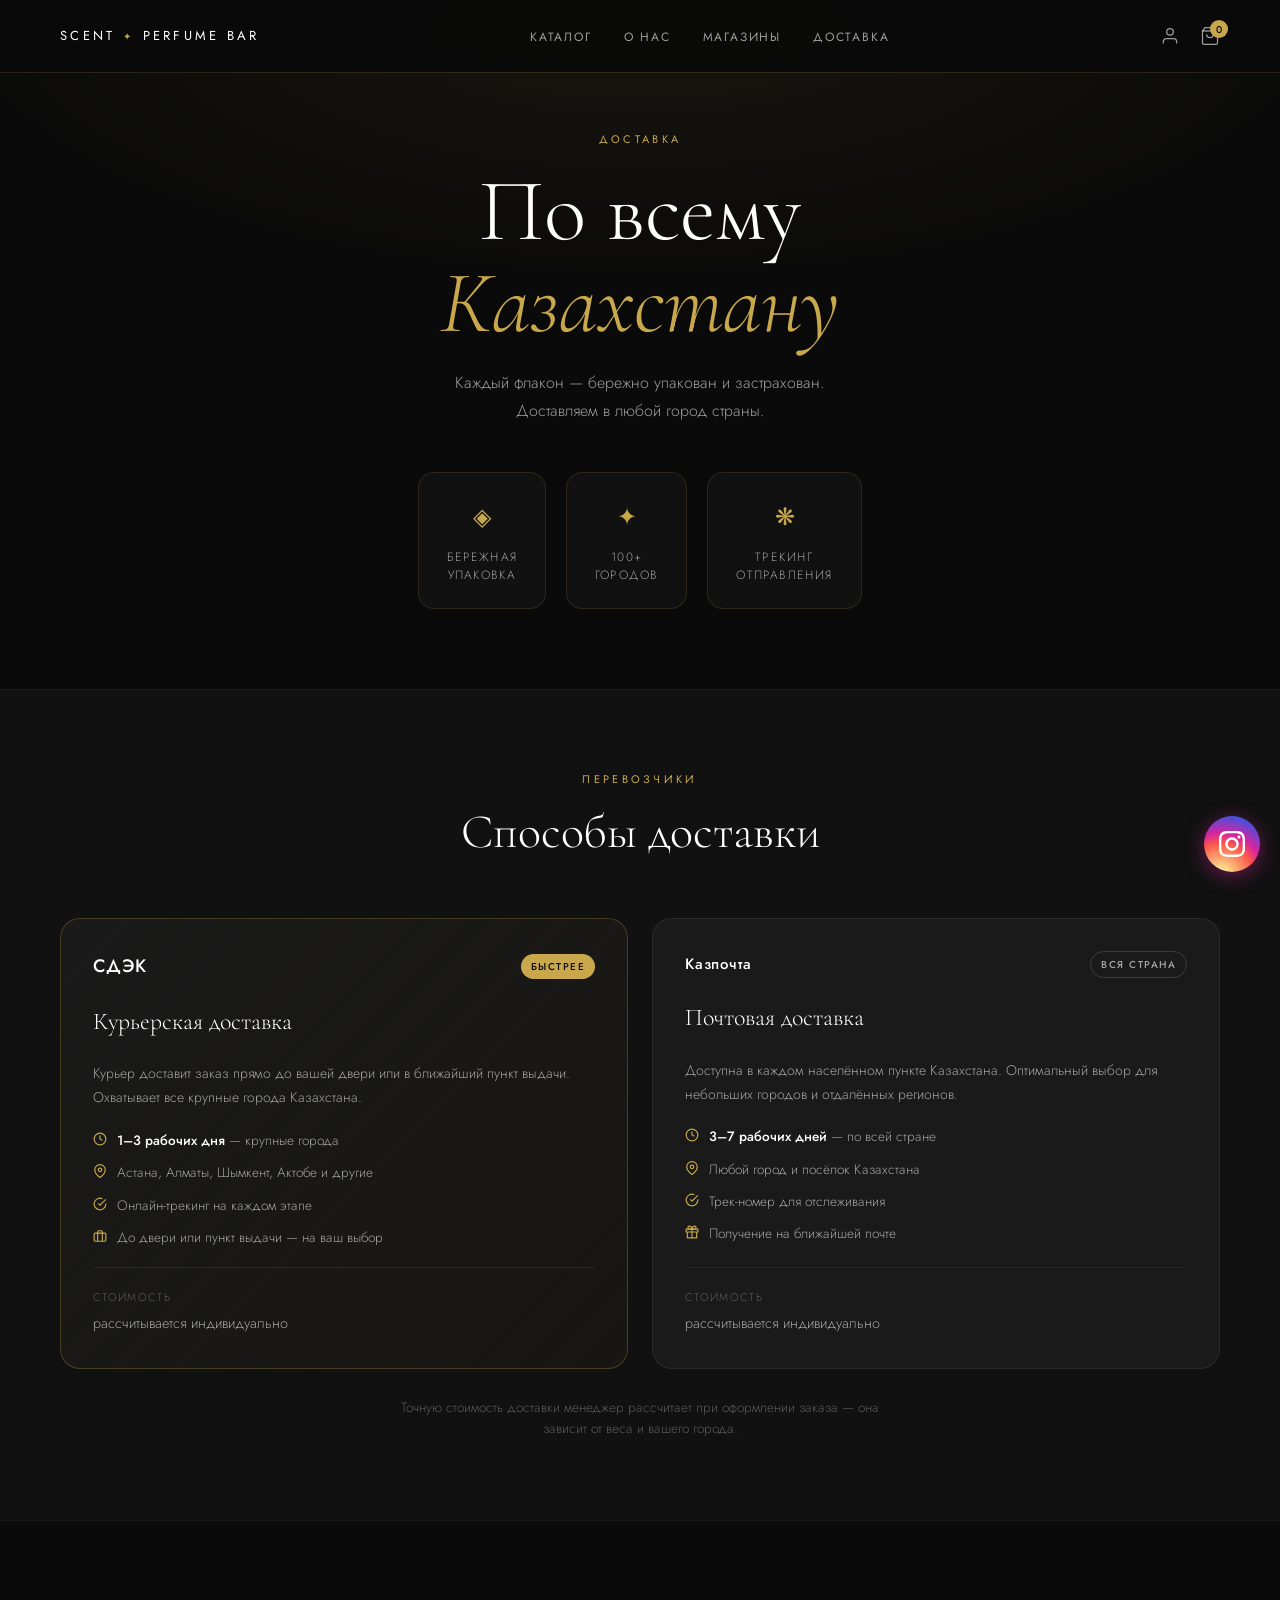
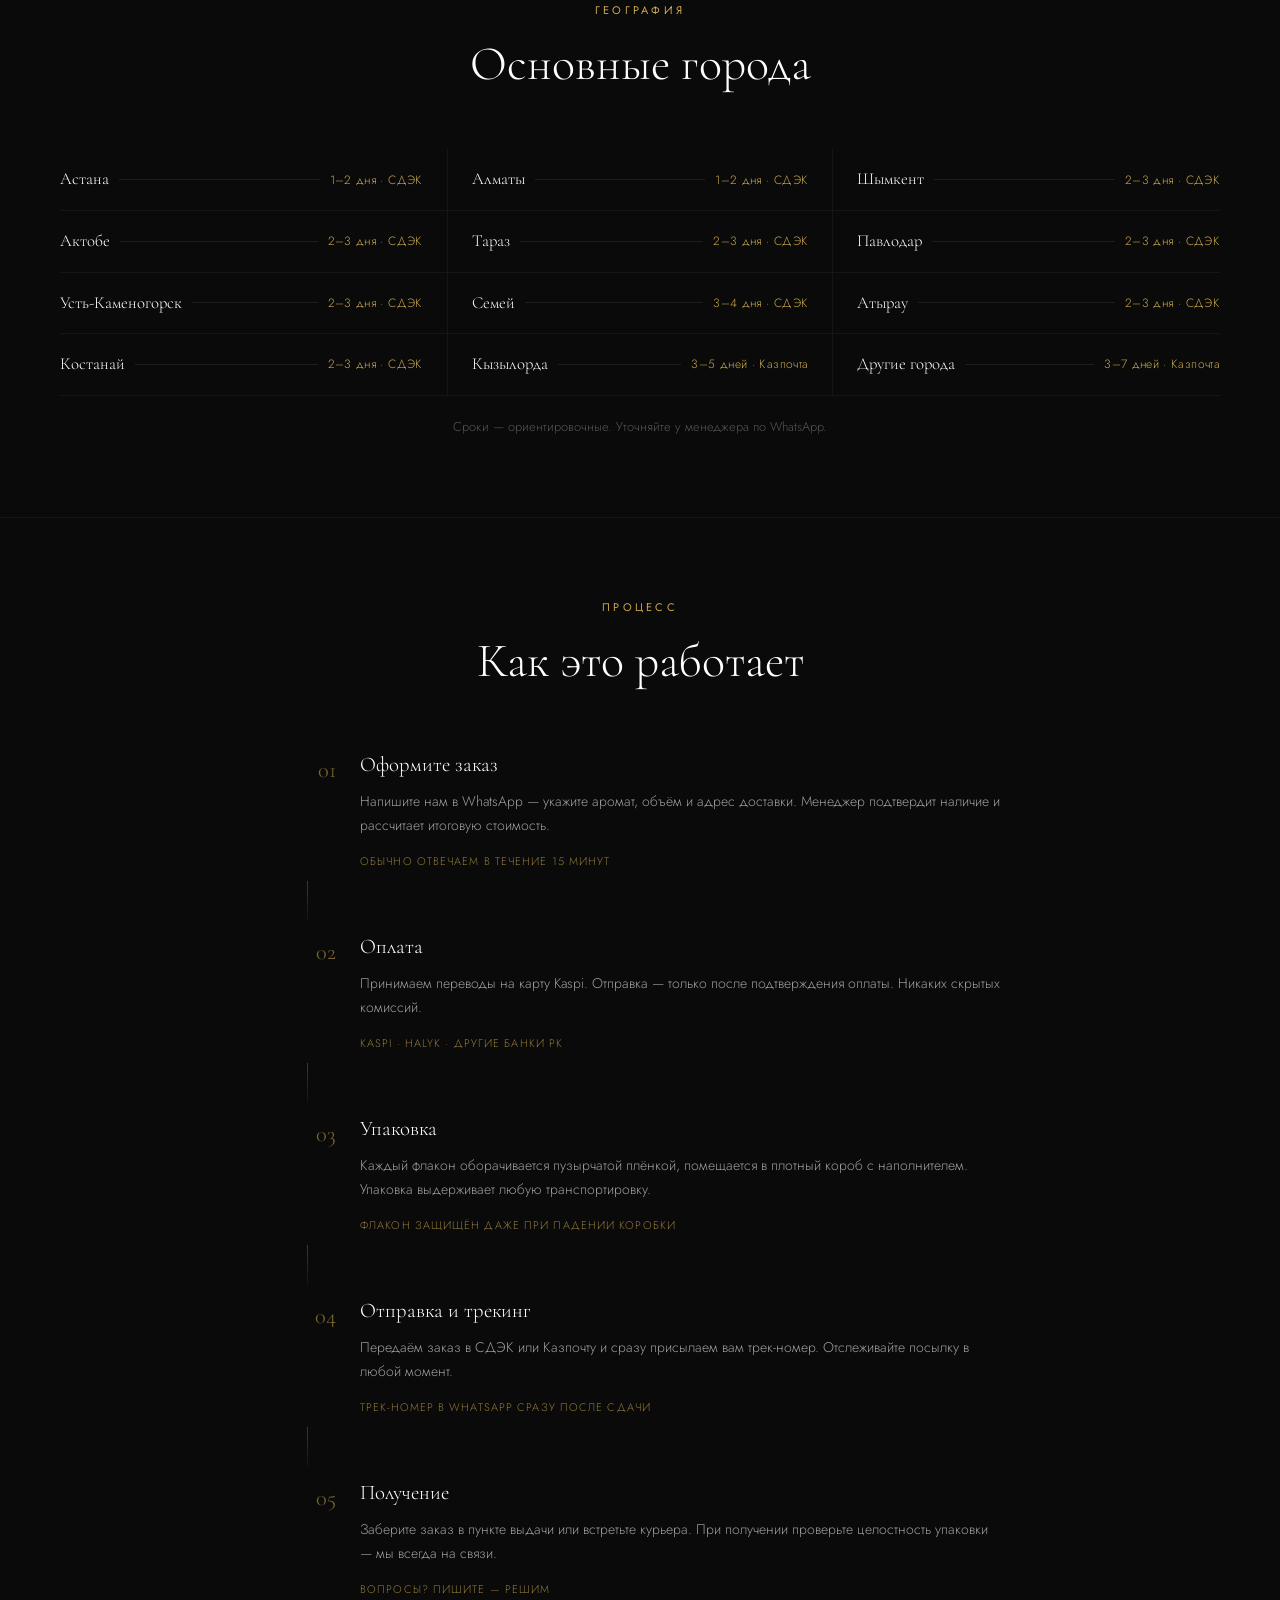
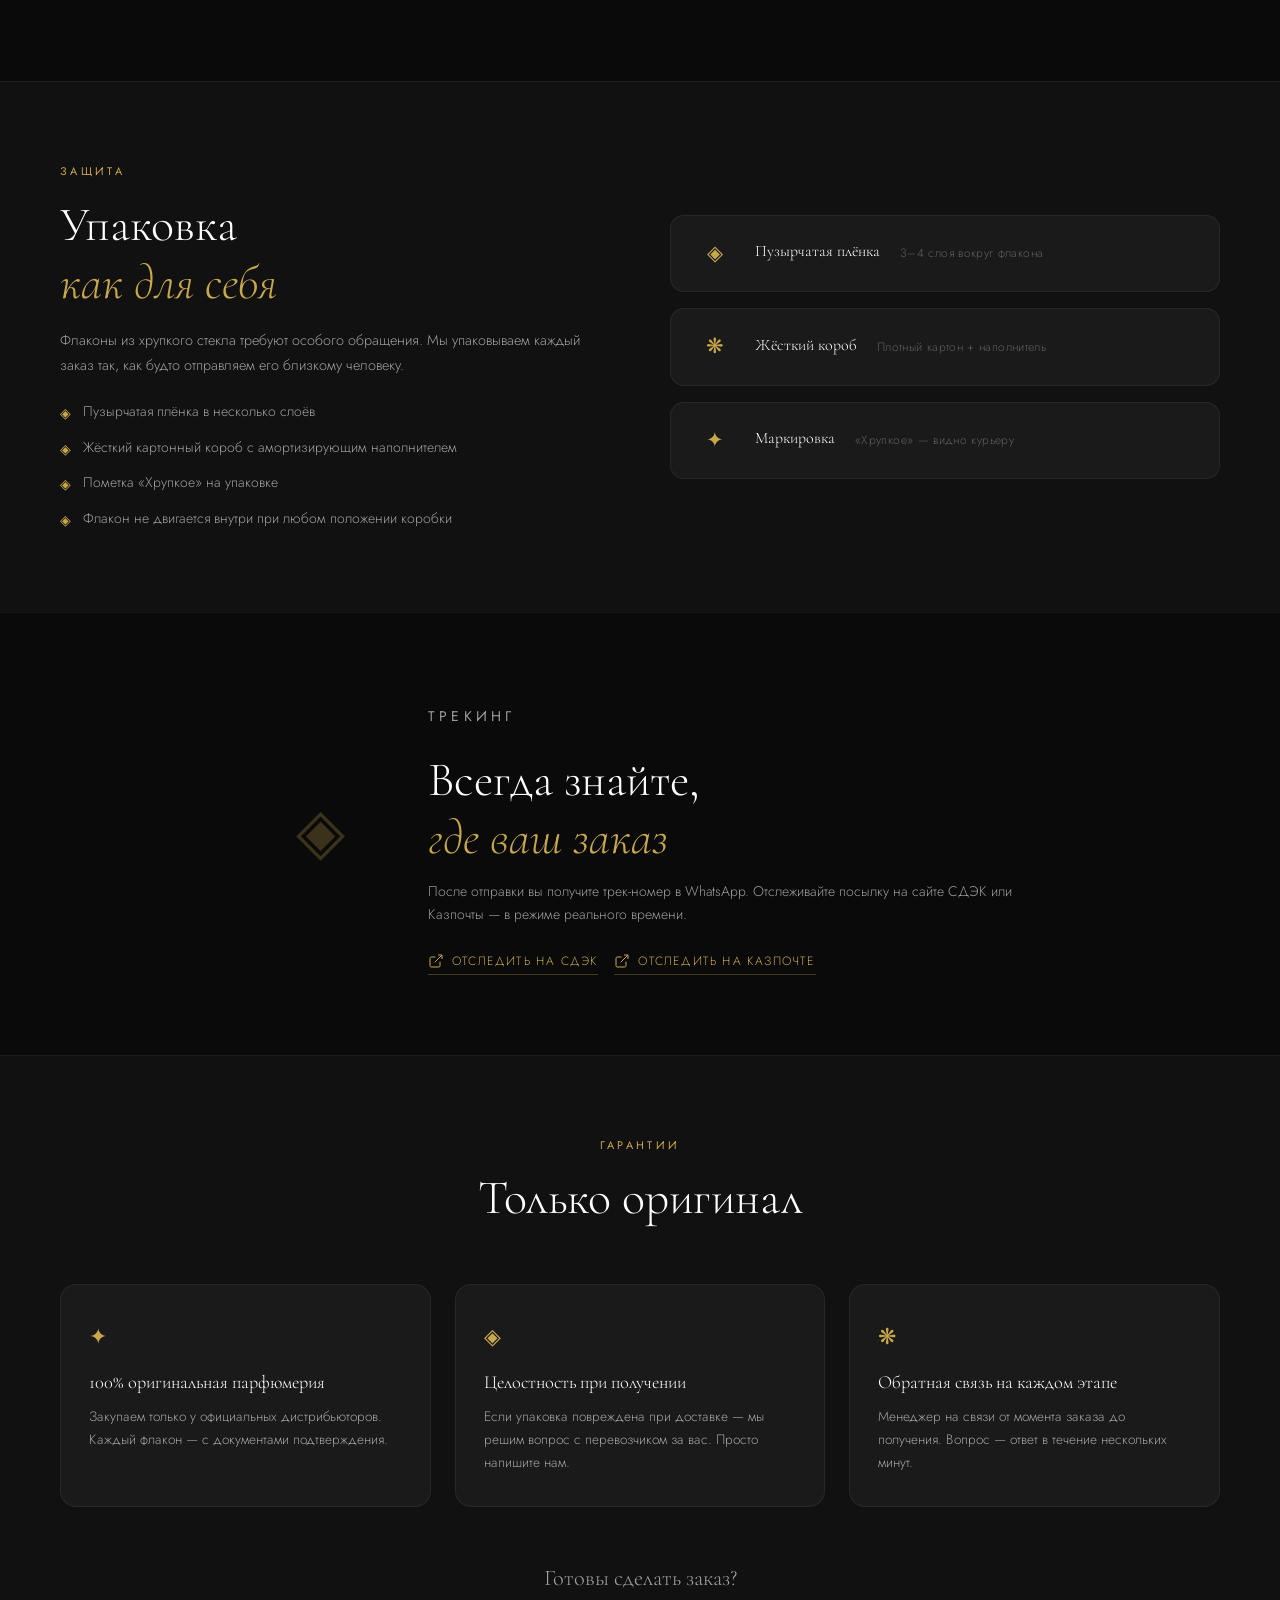
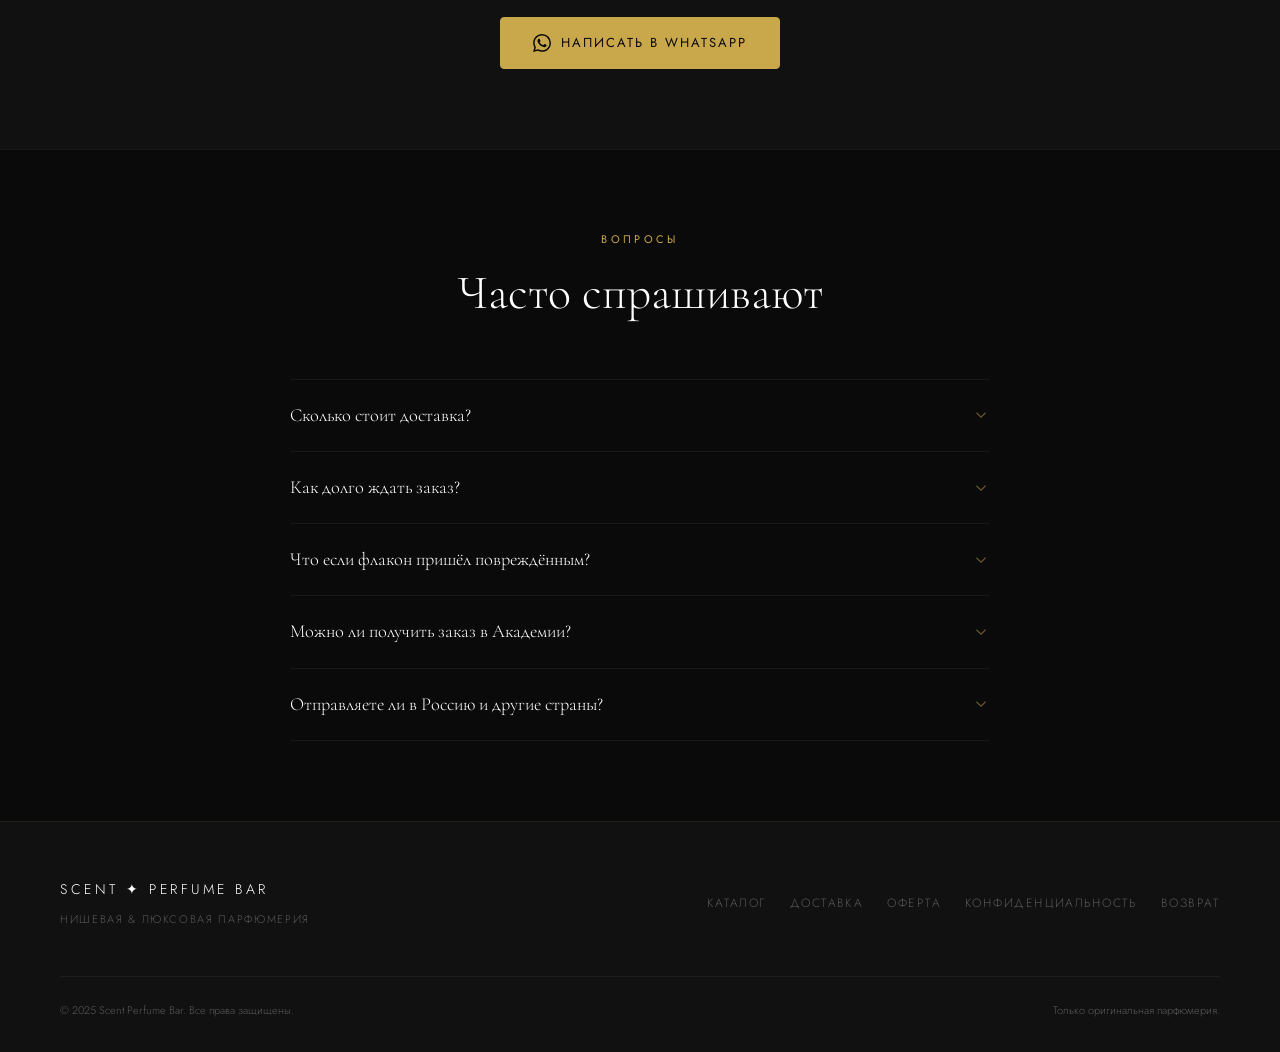
<file: scent-perfume/delivery.html>
<!DOCTYPE html>
<html lang="ru">
<head>
  <meta charset="UTF-8" />
  <meta name="viewport" content="width=device-width, initial-scale=0.9" />
  <title>Доставка по Казахстану — Scent Perfume Bar</title>
  <meta name="description" content="Доставка нишевой и люксовой парфюмерии по всему Казахстану. СДЭК и Казпочта. Бережная упаковка флаконов. Астана, Алматы, Шымкент, Актобе и более 100 городов." />
  <meta name="robots" content="index, follow" />
  <link rel="canonical" href="https://scentperfumebar.kz/delivery.html" />

  <meta property="og:type" content="website" />
  <meta property="og:site_name" content="Scent Perfume Bar" />
  <meta property="og:title" content="Доставка — Scent Perfume Bar" />
  <meta property="og:description" content="Доставка парфюмерии по Казахстану. СДЭК и Казпочта. Флаконы защищены пузырчатой плёнкой и жёстким коробом." />
  <meta property="og:url" content="https://scentperfumebar.kz/delivery.html" />
  <meta property="og:image" content="https://scentperfumebar.kz/assets/og-image.jpg" />

  <link rel="icon" type="image/png" href="assets/logo-icon.png" />
  <meta name="theme-color" content="#0a0a0a" />

  <link rel="preconnect" href="https://fonts.googleapis.com" />
  <link rel="preconnect" href="https://fonts.gstatic.com" crossorigin />
  <link href="https://fonts.googleapis.com/css2?family=Cormorant+Garamond:ital,wght@0,300;0,400;0,500;0,600;1,300;1,400&family=Jost:wght@200;300;400;500&display=swap" rel="stylesheet" />

  <link rel="stylesheet" href="css/style.css" />
  <link rel="stylesheet" href="css/delivery.css" />
  <link rel="stylesheet" href="css/insta-float.css" />
  <link rel="stylesheet" href="css/wa-popup.css" />
</head>
<body ontouchstart="">

  <!-- ===== HEADER ===== -->
  <header class="header scrolled" id="header">
    <nav class="nav container">
      <a href="index.html" class="nav__logo">
        <span class="nav__logo-text">SCENT</span>
        <span class="nav__logo-dot">✦</span>
        <span class="nav__logo-text">PERFUME BAR</span>
      </a>
            <ul class="nav__links" id="navLinks">
        <li><a href="catalog.html" class="nav__link">Каталог</a></li>
        <li><a href="index.html#about" class="nav__link">О нас</a></li>
        <li><a href="index.html#stores" class="nav__link">Магазины</a></li>
        <li><a href="delivery.html" class="nav__link">Доставка</a></li>
      </ul>
      <div class="nav__actions">
        <a href="login.html" class="nav__profile" id="navProfile" aria-label="Профиль">
          <svg width="20" height="20" viewBox="0 0 24 24" fill="none" stroke="currentColor" stroke-width="1.5"><path d="M20 21v-2a4 4 0 00-4-4H8a4 4 0 00-4 4v2"/><circle cx="12" cy="7" r="4"/></svg>
        </a>
        <a href="cart.html" class="nav__cart" aria-label="Корзина">
          <svg width="20" height="20" viewBox="0 0 24 24" fill="none" stroke="currentColor" stroke-width="1.5"><path d="M6 2L3 6v14a2 2 0 002 2h14a2 2 0 002-2V6l-3-4z"/><line x1="3" y1="6" x2="21" y2="6"/><path d="M16 10a4 4 0 01-8 0"/></svg>
          <span class="nav__cart-count" id="cartCount">0</span>
        </a>
        <button class="nav__burger" id="navBurger" aria-label="Открыть меню">
          <span></span><span></span><span></span>
        </button>
      </div>
    </nav>
  </header>

  <!-- Drawer -->
  <div class="nav__overlay" id="navOverlay"></div>
  <div class="nav__drawer" id="navDrawer">
    <div class="nav__drawer-handle"></div>
    <ul class="nav__drawer-links">
      <li><a href="catalog.html" class="nav__drawer-link">Каталог</a></li>
      <li><a href="index.html#about" class="nav__drawer-link">О нас</a></li>
      <li><a href="index.html#stores" class="nav__drawer-link">Магазины</a></li>
      <li><a href="login.html" class="nav__drawer-link" id="drawerProfile">Войти</a></li>
      <li><a href="cart.html" class="nav__drawer-link nav__drawer-cart">Корзина <span class="nav__cart-count nav__cart-count--drawer" id="cartCount">0</span></a></li>
    </ul>
  </div>

  <main>

    <!-- ═══════════════════════════════════════
         1. HERO
    ════════════════════════════════════════ -->
    <section class="dlv-hero">
      <div class="container">
        <p class="section__eyebrow">Доставка</p>
        <h1 class="dlv-hero__title">По всему<br /><em>Казахстану</em></h1>
        <p class="dlv-hero__sub">Каждый флакон — бережно упакован и застрахован.<br />Доставляем в любой город страны.</p>

        <div class="dlv-hero__badges">
          <div class="dlv-badge">
            <span class="dlv-badge__icon">◈</span>
            <span class="dlv-badge__text">Бережная<br />упаковка</span>
          </div>
          <div class="dlv-badge">
            <span class="dlv-badge__icon">✦</span>
            <span class="dlv-badge__text">100+<br />городов</span>
          </div>
          <div class="dlv-badge">
            <span class="dlv-badge__icon">❋</span>
            <span class="dlv-badge__text">Трекинг<br />отправления</span>
          </div>
        </div>
      </div>
    </section>

    <!-- ═══════════════════════════════════════
         2. СПОСОБЫ ДОСТАВКИ
    ════════════════════════════════════════ -->
    <section class="dlv-section dlv-methods">
      <div class="container">
        <div class="dlv-section__header">
          <p class="section__eyebrow">Перевозчики</p>
          <h2 class="dlv-section__title">Способы доставки</h2>
        </div>

        <div class="dlv-methods__grid">

          <!-- СДЭК -->
          <div class="dlv-method-card dlv-method-card--featured">
            <div class="dlv-method-card__top">
              <div class="dlv-method-card__logo">СДЭК</div>
              <span class="dlv-method-card__badge">Быстрее</span>
            </div>
            <h3 class="dlv-method-card__name">Курьерская доставка</h3>
            <p class="dlv-method-card__desc">Курьер доставит заказ прямо до вашей двери или в ближайший пункт выдачи. Охватывает все крупные города Казахстана.</p>
            <ul class="dlv-method-card__specs">
              <li>
                <svg width="14" height="14" viewBox="0 0 24 24" fill="none" stroke="currentColor" stroke-width="2"><circle cx="12" cy="12" r="10"/><path d="M12 6v6l4 2"/></svg>
                <span><strong>1–3 рабочих дня</strong> — крупные города</span>
              </li>
              <li>
                <svg width="14" height="14" viewBox="0 0 24 24" fill="none" stroke="currentColor" stroke-width="2"><path d="M21 10c0 7-9 13-9 13s-9-6-9-13a9 9 0 0118 0z"/><circle cx="12" cy="10" r="3"/></svg>
                <span>Астана, Алматы, Шымкент, Актобе и другие</span>
              </li>
              <li>
                <svg width="14" height="14" viewBox="0 0 24 24" fill="none" stroke="currentColor" stroke-width="2"><path d="M22 11.08V12a10 10 0 11-5.93-9.14"/><path d="M22 4L12 14.01l-3-3"/></svg>
                <span>Онлайн-трекинг на каждом этапе</span>
              </li>
              <li>
                <svg width="14" height="14" viewBox="0 0 24 24" fill="none" stroke="currentColor" stroke-width="2"><rect x="2" y="7" width="20" height="14" rx="2"/><path d="M16 21V5a2 2 0 00-2-2h-4a2 2 0 00-2 2v16"/></svg>
                <span>До двери или пункт выдачи — на ваш выбор</span>
              </li>
            </ul>
            <div class="dlv-method-card__footer">
              <span class="dlv-method-card__price-label">Стоимость</span>
              <span class="dlv-method-card__price">рассчитывается индивидуально</span>
            </div>
          </div>

          <!-- Казпочта -->
          <div class="dlv-method-card">
            <div class="dlv-method-card__top">
              <div class="dlv-method-card__logo dlv-method-card__logo--post">Казпочта</div>
              <span class="dlv-method-card__badge dlv-method-card__badge--outline">Вся страна</span>
            </div>
            <h3 class="dlv-method-card__name">Почтовая доставка</h3>
            <p class="dlv-method-card__desc">Доступна в каждом населённом пункте Казахстана. Оптимальный выбор для небольших городов и отдалённых регионов.</p>
            <ul class="dlv-method-card__specs">
              <li>
                <svg width="14" height="14" viewBox="0 0 24 24" fill="none" stroke="currentColor" stroke-width="2"><circle cx="12" cy="12" r="10"/><path d="M12 6v6l4 2"/></svg>
                <span><strong>3–7 рабочих дней</strong> — по всей стране</span>
              </li>
              <li>
                <svg width="14" height="14" viewBox="0 0 24 24" fill="none" stroke="currentColor" stroke-width="2"><path d="M21 10c0 7-9 13-9 13s-9-6-9-13a9 9 0 0118 0z"/><circle cx="12" cy="10" r="3"/></svg>
                <span>Любой город и посёлок Казахстана</span>
              </li>
              <li>
                <svg width="14" height="14" viewBox="0 0 24 24" fill="none" stroke="currentColor" stroke-width="2"><path d="M22 11.08V12a10 10 0 11-5.93-9.14"/><path d="M22 4L12 14.01l-3-3"/></svg>
                <span>Трек-номер для отслеживания</span>
              </li>
              <li>
                <svg width="14" height="14" viewBox="0 0 24 24" fill="none" stroke="currentColor" stroke-width="2"><path d="M20 12V22H4V12"/><path d="M22 7H2v5h20V7z"/><path d="M12 22V7"/><path d="M12 7H7.5a2.5 2.5 0 010-5C11 2 12 7 12 7z"/><path d="M12 7h4.5a2.5 2.5 0 000-5C13 2 12 7 12 7z"/></svg>
                <span>Получение на ближайшей почте</span>
              </li>
            </ul>
            <div class="dlv-method-card__footer">
              <span class="dlv-method-card__price-label">Стоимость</span>
              <span class="dlv-method-card__price">рассчитывается индивидуально</span>
            </div>
          </div>

        </div>

        <p class="dlv-methods__note">
          Точную стоимость доставки менеджер рассчитает при оформлении заказа — она зависит от веса и вашего города.
        </p>
      </div>
    </section>

    <!-- ═══════════════════════════════════════
         3. ГОРОДА
    ════════════════════════════════════════ -->
    <section class="dlv-section dlv-cities">
      <div class="container">
        <div class="dlv-section__header">
          <p class="section__eyebrow">География</p>
          <h2 class="dlv-section__title">Основные города</h2>
        </div>

        <div class="dlv-cities__grid">
          <div class="dlv-city">
            <span class="dlv-city__name">Астана</span>
            <span class="dlv-city__line"></span>
            <span class="dlv-city__time">1–2 дня · СДЭК</span>
          </div>
          <div class="dlv-city">
            <span class="dlv-city__name">Алматы</span>
            <span class="dlv-city__line"></span>
            <span class="dlv-city__time">1–2 дня · СДЭК</span>
          </div>
          <div class="dlv-city">
            <span class="dlv-city__name">Шымкент</span>
            <span class="dlv-city__line"></span>
            <span class="dlv-city__time">2–3 дня · СДЭК</span>
          </div>
          <div class="dlv-city">
            <span class="dlv-city__name">Актобе</span>
            <span class="dlv-city__line"></span>
            <span class="dlv-city__time">2–3 дня · СДЭК</span>
          </div>
          <div class="dlv-city">
            <span class="dlv-city__name">Тараз</span>
            <span class="dlv-city__line"></span>
            <span class="dlv-city__time">2–3 дня · СДЭК</span>
          </div>
          <div class="dlv-city">
            <span class="dlv-city__name">Павлодар</span>
            <span class="dlv-city__line"></span>
            <span class="dlv-city__time">2–3 дня · СДЭК</span>
          </div>
          <div class="dlv-city">
            <span class="dlv-city__name">Усть-Каменогорск</span>
            <span class="dlv-city__line"></span>
            <span class="dlv-city__time">2–3 дня · СДЭК</span>
          </div>
          <div class="dlv-city">
            <span class="dlv-city__name">Семей</span>
            <span class="dlv-city__line"></span>
            <span class="dlv-city__time">3–4 дня · СДЭК</span>
          </div>
          <div class="dlv-city">
            <span class="dlv-city__name">Атырау</span>
            <span class="dlv-city__line"></span>
            <span class="dlv-city__time">2–3 дня · СДЭК</span>
          </div>
          <div class="dlv-city">
            <span class="dlv-city__name">Костанай</span>
            <span class="dlv-city__line"></span>
            <span class="dlv-city__time">2–3 дня · СДЭК</span>
          </div>
          <div class="dlv-city">
            <span class="dlv-city__name">Кызылорда</span>
            <span class="dlv-city__line"></span>
            <span class="dlv-city__time">3–5 дней · Казпочта</span>
          </div>
          <div class="dlv-city">
            <span class="dlv-city__name">Другие города</span>
            <span class="dlv-city__line"></span>
            <span class="dlv-city__time">3–7 дней · Казпочта</span>
          </div>
        </div>

        <p class="dlv-cities__disclaimer">Сроки — ориентировочные. Уточняйте у менеджера по WhatsApp.</p>
      </div>
    </section>

    <!-- ═══════════════════════════════════════
         4. ЭТАПЫ ДОСТАВКИ
    ════════════════════════════════════════ -->
    <section class="dlv-section dlv-steps">
      <div class="container">
        <div class="dlv-section__header">
          <p class="section__eyebrow">Процесс</p>
          <h2 class="dlv-section__title">Как это работает</h2>
        </div>

        <div class="dlv-steps__track">

          <div class="dlv-step">
            <div class="dlv-step__num">01</div>
            <div class="dlv-step__body">
              <h3 class="dlv-step__title">Оформите заказ</h3>
              <p class="dlv-step__desc">Напишите нам в WhatsApp — укажите аромат, объём и адрес доставки. Менеджер подтвердит наличие и рассчитает итоговую стоимость.</p>
              <span class="dlv-step__micro">Обычно отвечаем в течение 15 минут</span>
            </div>
          </div>

          <div class="dlv-step__connector"></div>

          <div class="dlv-step">
            <div class="dlv-step__num">02</div>
            <div class="dlv-step__body">
              <h3 class="dlv-step__title">Оплата</h3>
              <p class="dlv-step__desc">Принимаем переводы на карту Kaspi. Отправка — только после подтверждения оплаты. Никаких скрытых комиссий.</p>
              <span class="dlv-step__micro">Kaspi · Halyk · другие банки РК</span>
            </div>
          </div>

          <div class="dlv-step__connector"></div>

          <div class="dlv-step">
            <div class="dlv-step__num">03</div>
            <div class="dlv-step__body">
              <h3 class="dlv-step__title">Упаковка</h3>
              <p class="dlv-step__desc">Каждый флакон оборачивается пузырчатой плёнкой, помещается в плотный короб с наполнителем. Упаковка выдерживает любую транспортировку.</p>
              <span class="dlv-step__micro">Флакон защищён даже при падении коробки</span>
            </div>
          </div>

          <div class="dlv-step__connector"></div>

          <div class="dlv-step">
            <div class="dlv-step__num">04</div>
            <div class="dlv-step__body">
              <h3 class="dlv-step__title">Отправка и трекинг</h3>
              <p class="dlv-step__desc">Передаём заказ в СДЭК или Казпочту и сразу присылаем вам трек-номер. Отслеживайте посылку в любой момент.</p>
              <span class="dlv-step__micro">Трек-номер в WhatsApp сразу после сдачи</span>
            </div>
          </div>

          <div class="dlv-step__connector"></div>

          <div class="dlv-step">
            <div class="dlv-step__num">05</div>
            <div class="dlv-step__body">
              <h3 class="dlv-step__title">Получение</h3>
              <p class="dlv-step__desc">Заберите заказ в пункте выдачи или встретьте курьера. При получении проверьте целостность упаковки — мы всегда на связи.</p>
              <span class="dlv-step__micro">Вопросы? Пишите — решим</span>
            </div>
          </div>

        </div>
      </div>
    </section>

    <!-- ═══════════════════════════════════════
         5. УПАКОВКА
    ════════════════════════════════════════ -->
    <section class="dlv-section dlv-packaging">
      <div class="container">
        <div class="dlv-packaging__inner">
          <div class="dlv-packaging__text">
            <p class="section__eyebrow">Защита</p>
            <h2 class="dlv-section__title">Упаковка<br /><em>как для себя</em></h2>
            <p class="dlv-packaging__desc">Флаконы из хрупкого стекла требуют особого обращения. Мы упаковываем каждый заказ так, как будто отправляем его близкому человеку.</p>
            <ul class="dlv-packaging__list">
              <li>
                <span class="dlv-packaging__dot">◈</span>
                <span>Пузырчатая плёнка в несколько слоёв</span>
              </li>
              <li>
                <span class="dlv-packaging__dot">◈</span>
                <span>Жёсткий картонный короб с амортизирующим наполнителем</span>
              </li>
              <li>
                <span class="dlv-packaging__dot">◈</span>
                <span>Пометка «Хрупкое» на упаковке</span>
              </li>
              <li>
                <span class="dlv-packaging__dot">◈</span>
                <span>Флакон не двигается внутри при любом положении коробки</span>
              </li>
            </ul>
          </div>
          <div class="dlv-packaging__visual">
            <div class="dlv-pkg-card">
              <div class="dlv-pkg-icon">◈</div>
              <p class="dlv-pkg-label">Пузырчатая плёнка</p>
              <p class="dlv-pkg-sub">3–4 слоя вокруг флакона</p>
            </div>
            <div class="dlv-pkg-card">
              <div class="dlv-pkg-icon">❋</div>
              <p class="dlv-pkg-label">Жёсткий короб</p>
              <p class="dlv-pkg-sub">Плотный картон + наполнитель</p>
            </div>
            <div class="dlv-pkg-card">
              <div class="dlv-pkg-icon">✦</div>
              <p class="dlv-pkg-label">Маркировка</p>
              <p class="dlv-pkg-sub">«Хрупкое» — видно курьеру</p>
            </div>
          </div>
        </div>
      </div>
    </section>

    <!-- ═══════════════════════════════════════
         6. ОТСЛЕЖИВАНИЕ
    ════════════════════════════════════════ -->
    <section class="dlv-section dlv-tracking">
      <div class="container">
        <div class="dlv-tracking__inner">
          <div class="dlv-tracking__icon">◈</div>
          <div class="dlv-tracking__text">
            <p class="section__eyebrow">Трекинг</p>
            <h2 class="dlv-section__title">Всегда знайте,<br /><em>где ваш заказ</em></h2>
            <p>После отправки вы получите трек-номер в WhatsApp. Отслеживайте посылку на сайте СДЭК или Казпочты — в режиме реального времени.</p>
            <div class="dlv-tracking__links">
              <a href="https://www.cdek.kz/ru/tracking" target="_blank" rel="noopener" class="dlv-tracking__link">
                <svg width="16" height="16" viewBox="0 0 24 24" fill="none" stroke="currentColor" stroke-width="1.5"><path d="M18 13v6a2 2 0 01-2 2H5a2 2 0 01-2-2V8a2 2 0 012-2h6"/><polyline points="15 3 21 3 21 9"/><line x1="10" y1="14" x2="21" y2="3"/></svg>
                Отследить на СДЭК
              </a>
              <a href="https://www.kazpost.kz/ru/track" target="_blank" rel="noopener" class="dlv-tracking__link">
                <svg width="16" height="16" viewBox="0 0 24 24" fill="none" stroke="currentColor" stroke-width="1.5"><path d="M18 13v6a2 2 0 01-2 2H5a2 2 0 01-2-2V8a2 2 0 012-2h6"/><polyline points="15 3 21 3 21 9"/><line x1="10" y1="14" x2="21" y2="3"/></svg>
                Отследить на Казпочте
              </a>
            </div>
          </div>
        </div>
      </div>
    </section>

    <!-- ═══════════════════════════════════════
         7. ДОВЕРИЕ — ОРИГИНАЛЬНОСТЬ
    ════════════════════════════════════════ -->
    <section class="dlv-section dlv-trust">
      <div class="container">
        <div class="dlv-section__header">
          <p class="section__eyebrow">Гарантии</p>
          <h2 class="dlv-section__title">Только оригинал</h2>
        </div>
        <div class="dlv-trust__grid">
          <div class="dlv-trust-card">
            <div class="dlv-trust-card__icon">✦</div>
            <h3>100% оригинальная парфюмерия</h3>
            <p>Закупаем только у официальных дистрибьюторов. Каждый флакон — с документами подтверждения.</p>
          </div>
          <div class="dlv-trust-card">
            <div class="dlv-trust-card__icon">◈</div>
            <h3>Целостность при получении</h3>
            <p>Если упаковка повреждена при доставке — мы решим вопрос с перевозчиком за вас. Просто напишите нам.</p>
          </div>
          <div class="dlv-trust-card">
            <div class="dlv-trust-card__icon">❋</div>
            <h3>Обратная связь на каждом этапе</h3>
            <p>Менеджер на связи от момента заказа до получения. Вопрос — ответ в течение нескольких минут.</p>
          </div>
        </div>

        <div class="dlv-trust__cta">
          <p>Готовы сделать заказ?</p>
          <a href="https://wa.me/77071210281?text=Здравствуйте!+Хочу+оформить+доставку." target="_blank" rel="noopener" class="btn btn--gold">
            <svg width="18" height="18" viewBox="0 0 24 24" fill="currentColor"><path d="M17.472 14.382c-.297-.149-1.758-.867-2.03-.967-.273-.099-.471-.148-.67.15-.197.297-.767.966-.94 1.164-.173.199-.347.223-.644.075-.297-.15-1.255-.463-2.39-1.475-.883-.788-1.48-1.761-1.653-2.059-.173-.297-.018-.458.13-.606.134-.133.298-.347.446-.52.149-.174.198-.298.298-.497.099-.198.05-.371-.025-.52-.075-.149-.669-1.612-.916-2.207-.242-.579-.487-.5-.669-.51-.173-.008-.371-.01-.57-.01-.198 0-.52.074-.792.372-.272.297-1.04 1.016-1.04 2.479 0 1.462 1.065 2.875 1.213 3.074.149.198 2.096 3.2 5.077 4.487.709.306 1.262.489 1.694.625.712.227 1.36.195 1.871.118.571-.085 1.758-.719 2.006-1.413.248-.694.248-1.289.173-1.413-.074-.124-.272-.198-.57-.347m-5.421 7.403h-.004a9.87 9.87 0 01-5.031-1.378l-.361-.214-3.741.982.998-3.648-.235-.374a9.86 9.86 0 01-1.51-5.26c.001-5.45 4.436-9.884 9.888-9.884 2.64 0 5.122 1.03 6.988 2.898a9.825 9.825 0 012.893 6.994c-.003 5.45-4.437 9.884-9.885 9.884m8.413-18.297A11.815 11.815 0 0012.05 0C5.495 0 .16 5.335.157 11.892c0 2.096.547 4.142 1.588 5.945L.057 24l6.305-1.654a11.882 11.882 0 005.683 1.448h.005c6.554 0 11.89-5.335 11.893-11.893a11.821 11.821 0 00-3.48-8.413z"/></svg>
            Написать в WhatsApp
          </a>
        </div>
      </div>
    </section>

    <!-- ═══════════════════════════════════════
         8. FAQ
    ════════════════════════════════════════ -->
    <section class="dlv-section dlv-faq">
      <div class="container">
        <div class="dlv-section__header">
          <p class="section__eyebrow">Вопросы</p>
          <h2 class="dlv-section__title">Часто спрашивают</h2>
        </div>

        <div class="dlv-faq__list">

          <details class="dlv-faq__item">
            <summary class="dlv-faq__q">
              <span>Сколько стоит доставка?</span>
              <svg class="dlv-faq__arrow" width="18" height="18" viewBox="0 0 24 24" fill="none" stroke="currentColor" stroke-width="1.5"><path d="M6 9l6 6 6-6"/></svg>
            </summary>
            <div class="dlv-faq__a">
              <p>Стоимость зависит от вашего города и веса заказа. Менеджер рассчитает точную сумму при оформлении заказа через WhatsApp. Никаких скрытых платежей — всё прозрачно до оплаты.</p>
            </div>
          </details>

          <details class="dlv-faq__item">
            <summary class="dlv-faq__q">
              <span>Как долго ждать заказ?</span>
              <svg class="dlv-faq__arrow" width="18" height="18" viewBox="0 0 24 24" fill="none" stroke="currentColor" stroke-width="1.5"><path d="M6 9l6 6 6-6"/></svg>
            </summary>
            <div class="dlv-faq__a">
              <p>СДЭК — 1–3 рабочих дня в крупные города. Казпочта — 3–7 рабочих дней по всей стране. Сроки ориентировочные и могут варьироваться в зависимости от загруженности перевозчика.</p>
            </div>
          </details>

          <details class="dlv-faq__item">
            <summary class="dlv-faq__q">
              <span>Что если флакон пришёл повреждённым?</span>
              <svg class="dlv-faq__arrow" width="18" height="18" viewBox="0 0 24 24" fill="none" stroke="currentColor" stroke-width="1.5"><path d="M6 9l6 6 6-6"/></svg>
            </summary>
            <div class="dlv-faq__a">
              <p>Немедленно напишите нам в WhatsApp с фото повреждения (до вскрытия). Мы возьмём все вопросы с перевозчиком на себя. Ваши интересы будут защищены — это наша ответственность.</p>
            </div>
          </details>

          <details class="dlv-faq__item">
            <summary class="dlv-faq__q">
              <span>Можно ли получить заказ в Академии?</span>
              <svg class="dlv-faq__arrow" width="18" height="18" viewBox="0 0 24 24" fill="none" stroke="currentColor" stroke-width="1.5"><path d="M6 9l6 6 6-6"/></svg>
            </summary>
            <div class="dlv-faq__a">
              <p>Да — самовывоз возможен из наших бутиков в Алматы и Астане. Это бесплатно. Адреса: Алматы — проспект Достык, 91; Астана — ТРЦ «Мега Silk Way». Уточняйте режим работы у менеджера.</p>
            </div>
          </details>

          <details class="dlv-faq__item">
            <summary class="dlv-faq__q">
              <span>Отправляете ли в Россию и другие страны?</span>
              <svg class="dlv-faq__arrow" width="18" height="18" viewBox="0 0 24 24" fill="none" stroke="currentColor" stroke-width="1.5"><path d="M6 9l6 6 6-6"/></svg>
            </summary>
            <div class="dlv-faq__a">
              <p>В настоящее время доставка осуществляется только по территории Казахстана. Если вас интересует доставка в другую страну — напишите нам, мы рассмотрим возможность индивидуально.</p>
            </div>
          </details>

        </div>
      </div>
    </section>

  </main>

  <!-- ===== FOOTER ===== -->
  <footer class="footer">
    <div class="container">
      <div class="footer__top">
        <div class="footer__brand">
          <p class="footer__logo">SCENT ✦ PERFUME BAR</p>
          <p class="footer__tagline">Нишевая & Люксовая Парфюмерия</p>
        </div>
                <nav class="footer__nav">
          <a href="catalog.html">Каталог</a>
          <a href="delivery.html">Доставка</a>
          <a href="oferta.html">Оферта</a>
          <a href="privacy.html">Конфиденциальность</a>
          <a href="returns.html">Возврат</a>
        </nav>
      </div>
      <div class="footer__bottom">
        <p>© 2025 Scent Perfume Bar. Все права защищены.</p>
        <p>Только оригинальная парфюмерия.</p>
      </div>
    </div>
  </footer>

  <script src="js/body-lock.js"></script>
  <script src="js/main.js"></script>
  <script src="js/api.js"></script>
  <script src="js/auth.js"></script>
  <script src="js/insta-float.js"></script>
  <script src="js/wa-popup.js"></script>
</body>
</html>
</file>
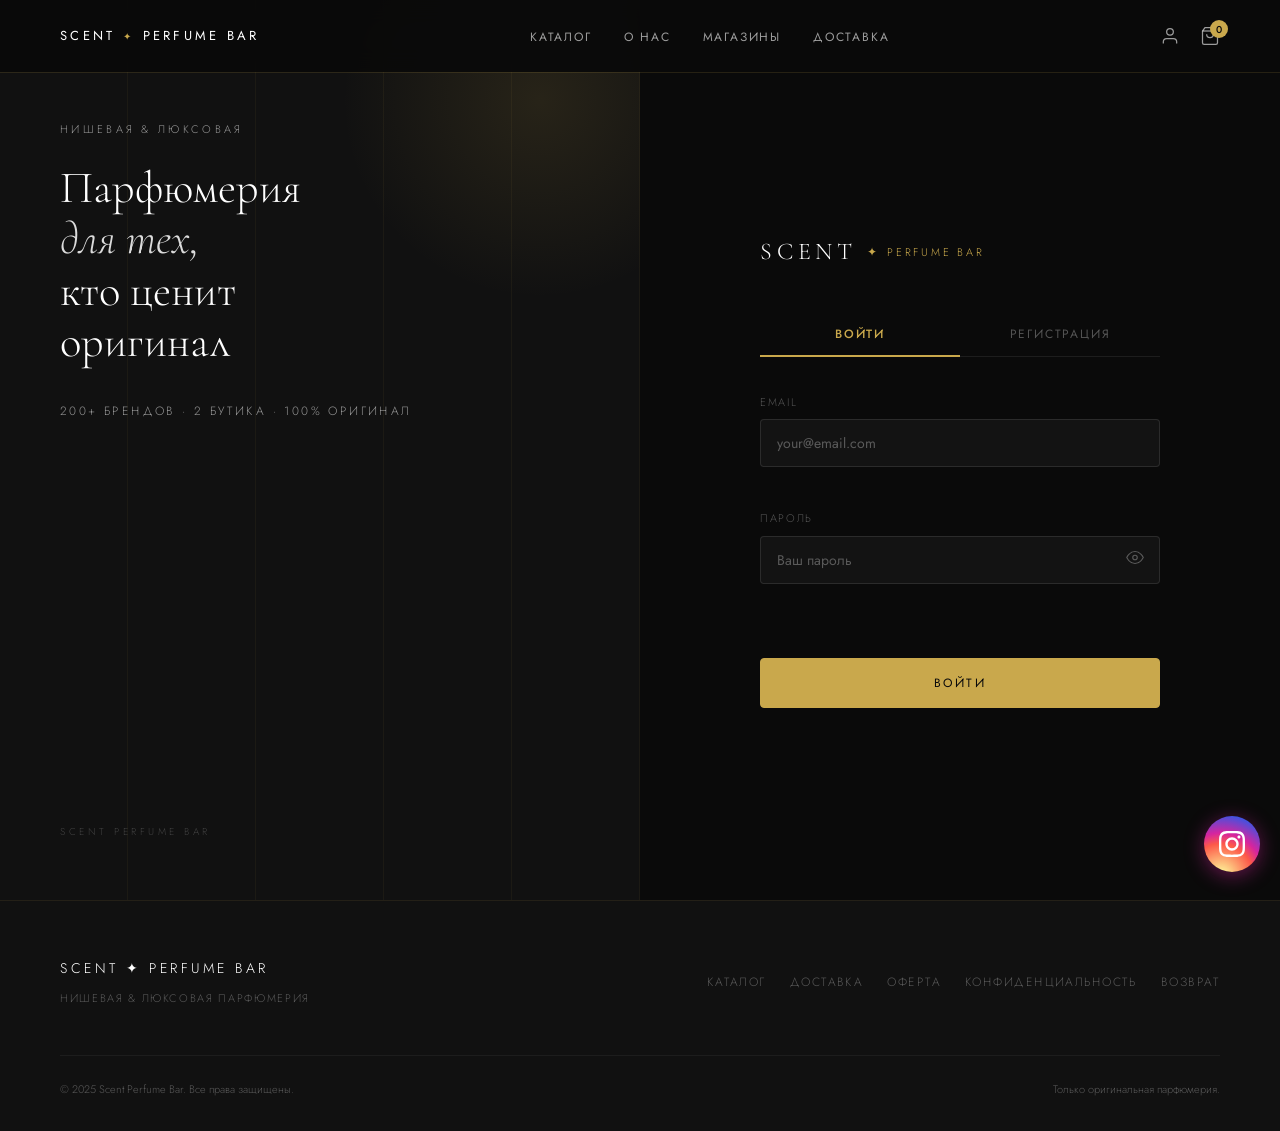
<file: scent-perfume/login.html>
<!DOCTYPE html>
<html lang="ru">
<head>
  <meta charset="UTF-8" />
  <meta name="viewport" content="width=device-width, initial-scale=0.9" />
  <title>Вход — Scent Perfume Bar</title>
  <meta name="robots" content="noindex, nofollow" />
  <link rel="icon" type="image/png" href="assets/logo-icon.png" />
  <meta name="theme-color" content="#0a0a0a" />
  <link rel="preconnect" href="https://fonts.googleapis.com" />
  <link rel="preconnect" href="https://fonts.gstatic.com" crossorigin />
  <link href="https://fonts.googleapis.com/css2?family=Cormorant+Garamond:ital,wght@0,300;0,400;0,500;1,300;1,400&family=Jost:wght@200;300;400;500&display=swap" rel="stylesheet" />
  <link rel="stylesheet" href="css/style.css" />
  <link rel="stylesheet" href="css/auth.css" />
  <link rel="stylesheet" href="css/insta-float.css" />
  <link rel="stylesheet" href="css/wa-popup.css" />
</head>
<body class="auth-page" ontouchstart="">

  <header class="header scrolled" id="header">
    <nav class="nav container">
      <a href="index.html" class="nav__logo">
        <span class="nav__logo-text">SCENT</span>
        <span class="nav__logo-dot">✦</span>
        <span class="nav__logo-text">PERFUME BAR</span>
      </a>
            <ul class="nav__links" id="navLinks">
        <li><a href="catalog.html" class="nav__link">Каталог</a></li>
        <li><a href="index.html#about" class="nav__link">О нас</a></li>
        <li><a href="index.html#stores" class="nav__link">Магазины</a></li>
        <li><a href="delivery.html" class="nav__link">Доставка</a></li>
      </ul>
      <div class="nav__actions">
        <a href="login.html" class="nav__profile" id="navProfile" aria-label="Профиль">
          <svg width="20" height="20" viewBox="0 0 24 24" fill="none" stroke="currentColor" stroke-width="1.5"><path d="M20 21v-2a4 4 0 00-4-4H8a4 4 0 00-4 4v2"/><circle cx="12" cy="7" r="4"/></svg>
        </a>
        <a href="cart.html" class="nav__cart" aria-label="Корзина">
          <svg width="20" height="20" viewBox="0 0 24 24" fill="none" stroke="currentColor" stroke-width="1.5"><path d="M6 2L3 6v14a2 2 0 002 2h14a2 2 0 002-2V6l-3-4z"/><line x1="3" y1="6" x2="21" y2="6"/><path d="M16 10a4 4 0 01-8 0"/></svg>
          <span class="nav__cart-count" id="cartCount">0</span>
        </a>
        <button class="nav__burger" id="navBurger" aria-label="Открыть меню">
          <span></span><span></span><span></span>
        </button>
      </div>
    </nav>
  </header>

  <!-- Mobile drawer — вне <header>, иначе backdrop-filter ломает position:fixed -->
  <div class="nav__overlay" id="navOverlay"></div>
  <div class="nav__drawer" id="navDrawer">
    <div class="nav__drawer-handle"></div>
    <ul class="nav__drawer-links">
      <li><a href="catalog.html" class="nav__drawer-link">Каталог</a></li>
      <li><a href="index.html#about" class="nav__drawer-link">О нас</a></li>
      <li><a href="index.html#stores" class="nav__drawer-link">Магазины</a></li>
      <li><a href="login.html" class="nav__drawer-link" id="drawerProfile">Войти</a></li>
      <li><a href="cart.html" class="nav__drawer-link nav__drawer-cart">Корзина <span class="nav__cart-count nav__cart-count--drawer" id="cartCount">0</span></a></li>
    </ul>
  </div>

  <main class="auth-main">

    <!-- Left: decorative panel -->
    <div class="auth-panel">
      <div class="auth-panel__lines" aria-hidden="true">
        <span></span><span></span><span></span><span></span><span></span>
      </div>
      <div class="auth-panel__content">
        <p class="auth-panel__eyebrow">Нишевая & Люксовая</p>
        <h1 class="auth-panel__title">Парфюмерия<br><em>для тех,</em><br>кто ценит<br>оригинал</h1>
        <p class="auth-panel__sub">200+ брендов · 2 бутика · 100% оригинал</p>
      </div>
      <div class="auth-panel__brand">SCENT PERFUME BAR</div>
    </div>

    <!-- Right: auth card -->
    <div class="auth-side">
      <div class="auth-card">

        <div class="auth-brand">
          <span class="auth-brand__scent">SCENT</span>
          <span class="auth-brand__dot">✦</span>
          <span class="auth-brand__perfume">PERFUME BAR</span>
        </div>

        <!-- TABS -->
        <div class="auth-tabs">
          <button class="auth-tab auth-tab--active" id="tabLogin">Войти</button>
          <button class="auth-tab" id="tabRegister">Регистрация</button>
        </div>

        <!-- LOGIN FORM -->
        <div id="formLogin">
          <div class="form-group">
            <label class="form-label" for="loginEmail">Email</label>
            <input type="email" id="loginEmail" class="form-input" placeholder="your@email.com" autocomplete="email" />
            <span class="form-error" id="loginEmailErr"></span>
          </div>
          <div class="form-group">
            <label class="form-label" for="loginPassword">Пароль</label>
            <div class="input-password-wrap">
              <input type="password" id="loginPassword" class="form-input" placeholder="Ваш пароль" autocomplete="current-password" />
              <button class="toggle-password" data-target="loginPassword" aria-label="Показать пароль">
                <svg width="18" height="18" viewBox="0 0 24 24" fill="none" stroke="currentColor" stroke-width="1.5"><path d="M1 12s4-8 11-8 11 8 11 8-4 8-11 8-11-8-11-8z"/><circle cx="12" cy="12" r="3"/></svg>
              </button>
            </div>
            <span class="form-error" id="loginPasswordErr"></span>
          </div>
          <span class="form-error auth-error" id="loginError"></span>
          <button class="btn btn--gold auth-submit" id="loginBtn">Войти</button>
        </div>

        <!-- REGISTER FORM -->
        <div id="formRegister" style="display:none">
          <div class="form-group">
            <label class="form-label" for="regName">Имя <span class="req">*</span></label>
            <input type="text" id="regName" class="form-input" placeholder="Как к вам обращаться" autocomplete="given-name" maxlength="60" />
            <span class="form-error" id="regNameErr"></span>
          </div>
          <div class="form-group">
            <label class="form-label" for="regEmail">Email <span class="req">*</span></label>
            <input type="email" id="regEmail" class="form-input" placeholder="your@email.com" autocomplete="email" />
            <span class="form-hint">Сюда придёт письмо с кнопкой подтверждения</span>
            <span class="form-error" id="regEmailErr"></span>
          </div>
          <div class="form-group">
            <label class="form-label" for="regPhone">Телефон <span class="form-label__opt">· необязательно</span></label>
            <input type="tel" id="regPhone" class="form-input" placeholder="+7 (___) ___-__-__" autocomplete="tel" maxlength="18" />
            <span class="form-hint">Для связи по заказам — можно добавить позже в кабинете</span>
            <span class="form-error" id="regPhoneErr"></span>
          </div>
          <div class="form-group">
            <label class="form-label" for="regPassword">Придумайте пароль <span class="req">*</span></label>
            <div class="input-password-wrap">
              <input type="password" id="regPassword" class="form-input" placeholder="Минимум 6 символов" autocomplete="new-password" />
              <button class="toggle-password" data-target="regPassword" aria-label="Показать пароль">
                <svg width="18" height="18" viewBox="0 0 24 24" fill="none" stroke="currentColor" stroke-width="1.5"><path d="M1 12s4-8 11-8 11 8 11 8-4 8-11 8-11-8-11-8z"/><circle cx="12" cy="12" r="3"/></svg>
              </button>
            </div>
            <span class="form-hint">Новый пароль для этого сайта</span>
            <span class="form-error" id="regPasswordErr"></span>
          </div>
          <span class="form-error auth-error" id="regError"></span>
          <button class="btn btn--gold auth-submit" id="registerBtn">Создать аккаунт</button>
        </div>

        <!-- SUCCESS (вход без подтверждения почты) -->
        <div id="authSuccess" style="display:none" class="auth-success">
          <div class="auth-success__icon">✦</div>
          <h3>Добро пожаловать!</h3>
          <p id="authSuccessText"></p>
          <a href="account.html" class="btn btn--gold" style="width:100%;justify-content:center;margin-top:8px">
            Перейти в кабинет
          </a>
        </div>

        <!-- CHECK EMAIL — ждём подтверждения почты -->
        <div id="checkEmailView" style="display:none" class="check-email">
          <div class="check-email__icon">✉</div>
          <h3>Проверьте почту</h3>
          <p>Мы отправили письмо на<br /><strong id="checkEmailAddr"></strong></p>
          <p class="check-email__hint">
            Откройте его и нажмите кнопку подтверждения —
            эта страница обновится сама, ничего нажимать не нужно.
          </p>
          <div class="check-email__waiting" id="checkEmailWaiting">
            <span class="check-email__spinner"></span>
            <span>Ждём подтверждения…</span>
          </div>
          <div class="check-email__confirmed" id="checkEmailConfirmed" style="display:none">
            ✓ Email подтверждён! Входим в кабинет…
          </div>
          <p class="check-email__note">
            Письмо не пришло? Загляните в «Спам» или
            <button class="check-email__resend" id="resendEmailBtn" type="button">отправить ещё раз</button>
          </p>
          <span class="form-error" id="checkEmailError"></span>
          <button class="check-email__back" id="changeEmailBtn" type="button">← Указали не тот email? Изменить</button>
        </div>

      </div>
    </div>

  </main>
  <footer class="footer">
    <div class="container">
      <div class="footer__top">
        <div class="footer__brand">
          <p class="footer__logo">SCENT ✦ PERFUME BAR</p>
          <p class="footer__tagline">Нишевая & Люксовая Парфюмерия</p>
        </div>
        <nav class="footer__nav">
          <a href="catalog.html">Каталог</a>
          <a href="delivery.html">Доставка</a>
          <a href="oferta.html">Оферта</a>
          <a href="privacy.html">Конфиденциальность</a>
          <a href="returns.html">Возврат</a>
        </nav>
      </div>
      <div class="footer__bottom">
        <p>© 2025 Scent Perfume Bar. Все права защищены.</p>
        <p>Только оригинальная парфюмерия.</p>
      </div>
    </div>
  </footer>

  <script src="js/body-lock.js"></script>
  <script src="js/api.js"></script>
  <script src="js/main.js"></script>
  <script src="js/auth.js"></script>
  <script src="js/login.js"></script>
  <script src="js/insta-float.js"></script>
  <script src="js/wa-popup.js"></script>
</body>
</html>
</file>
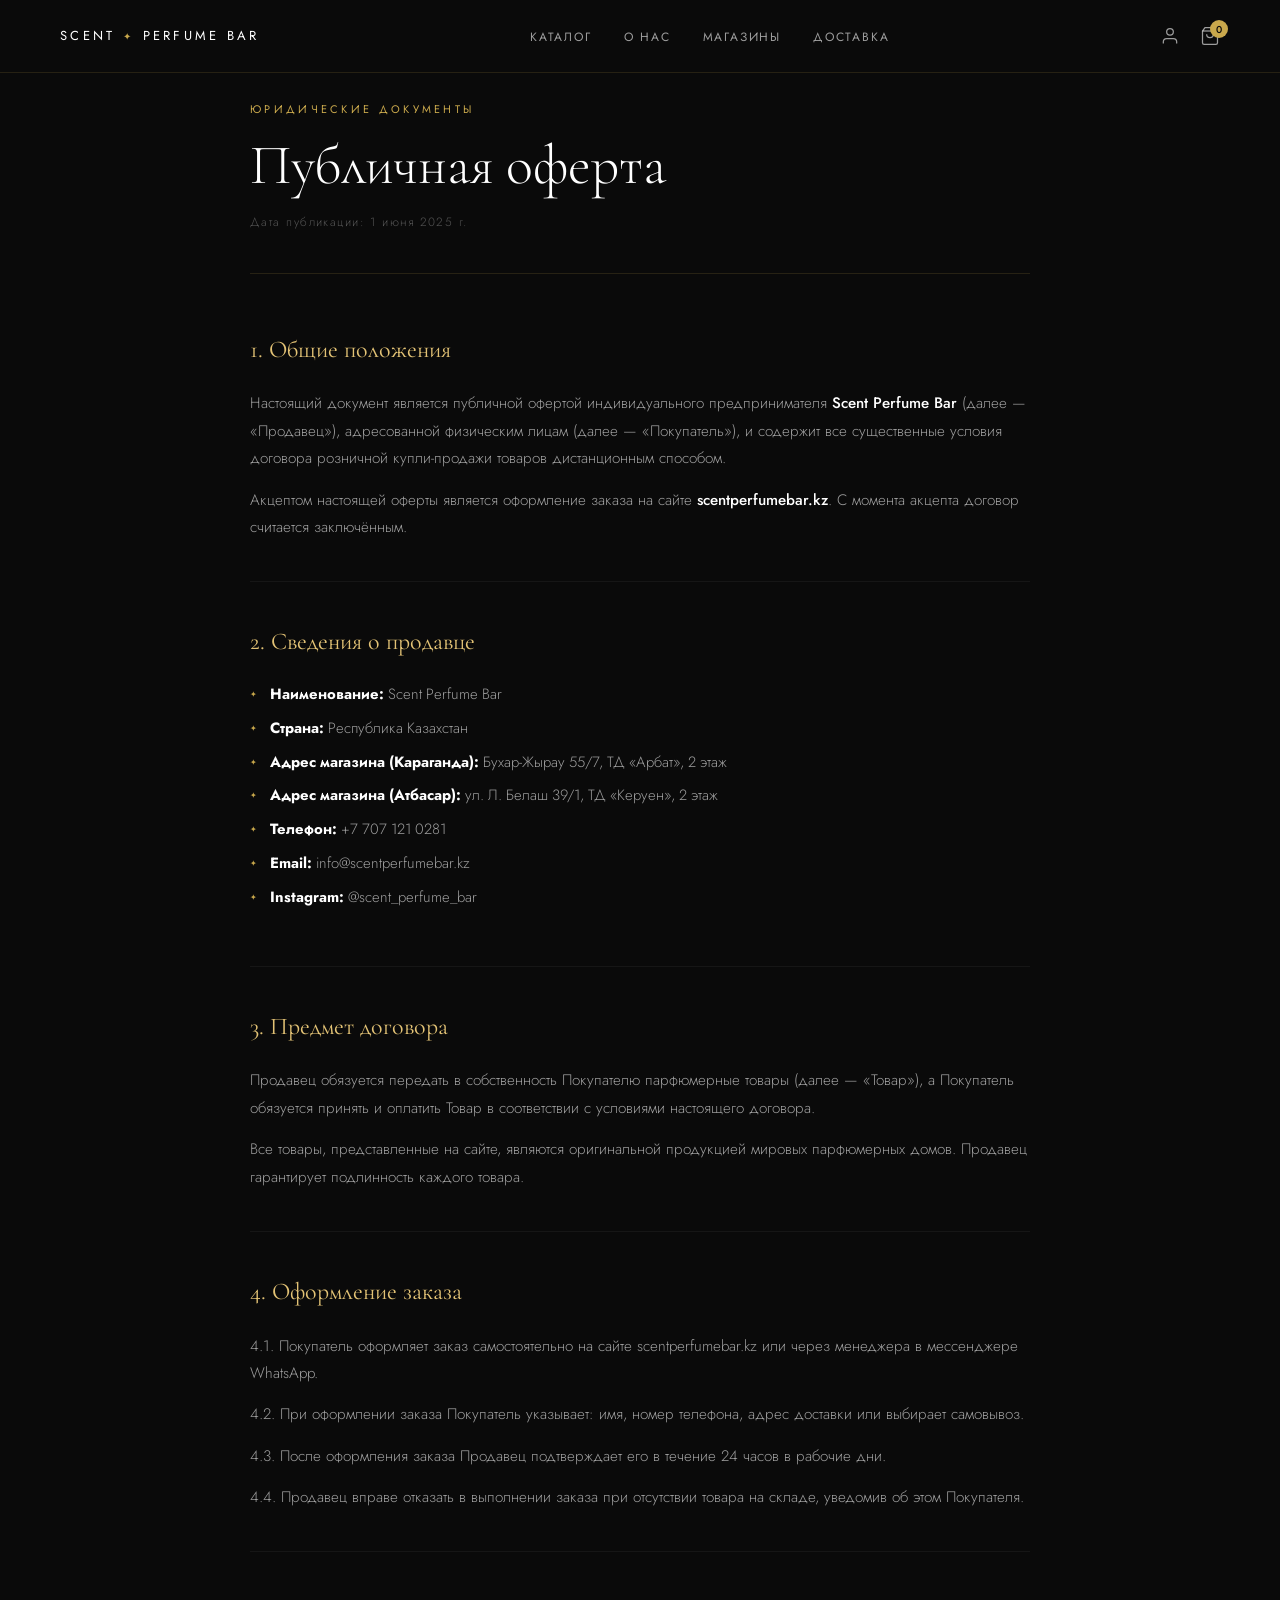
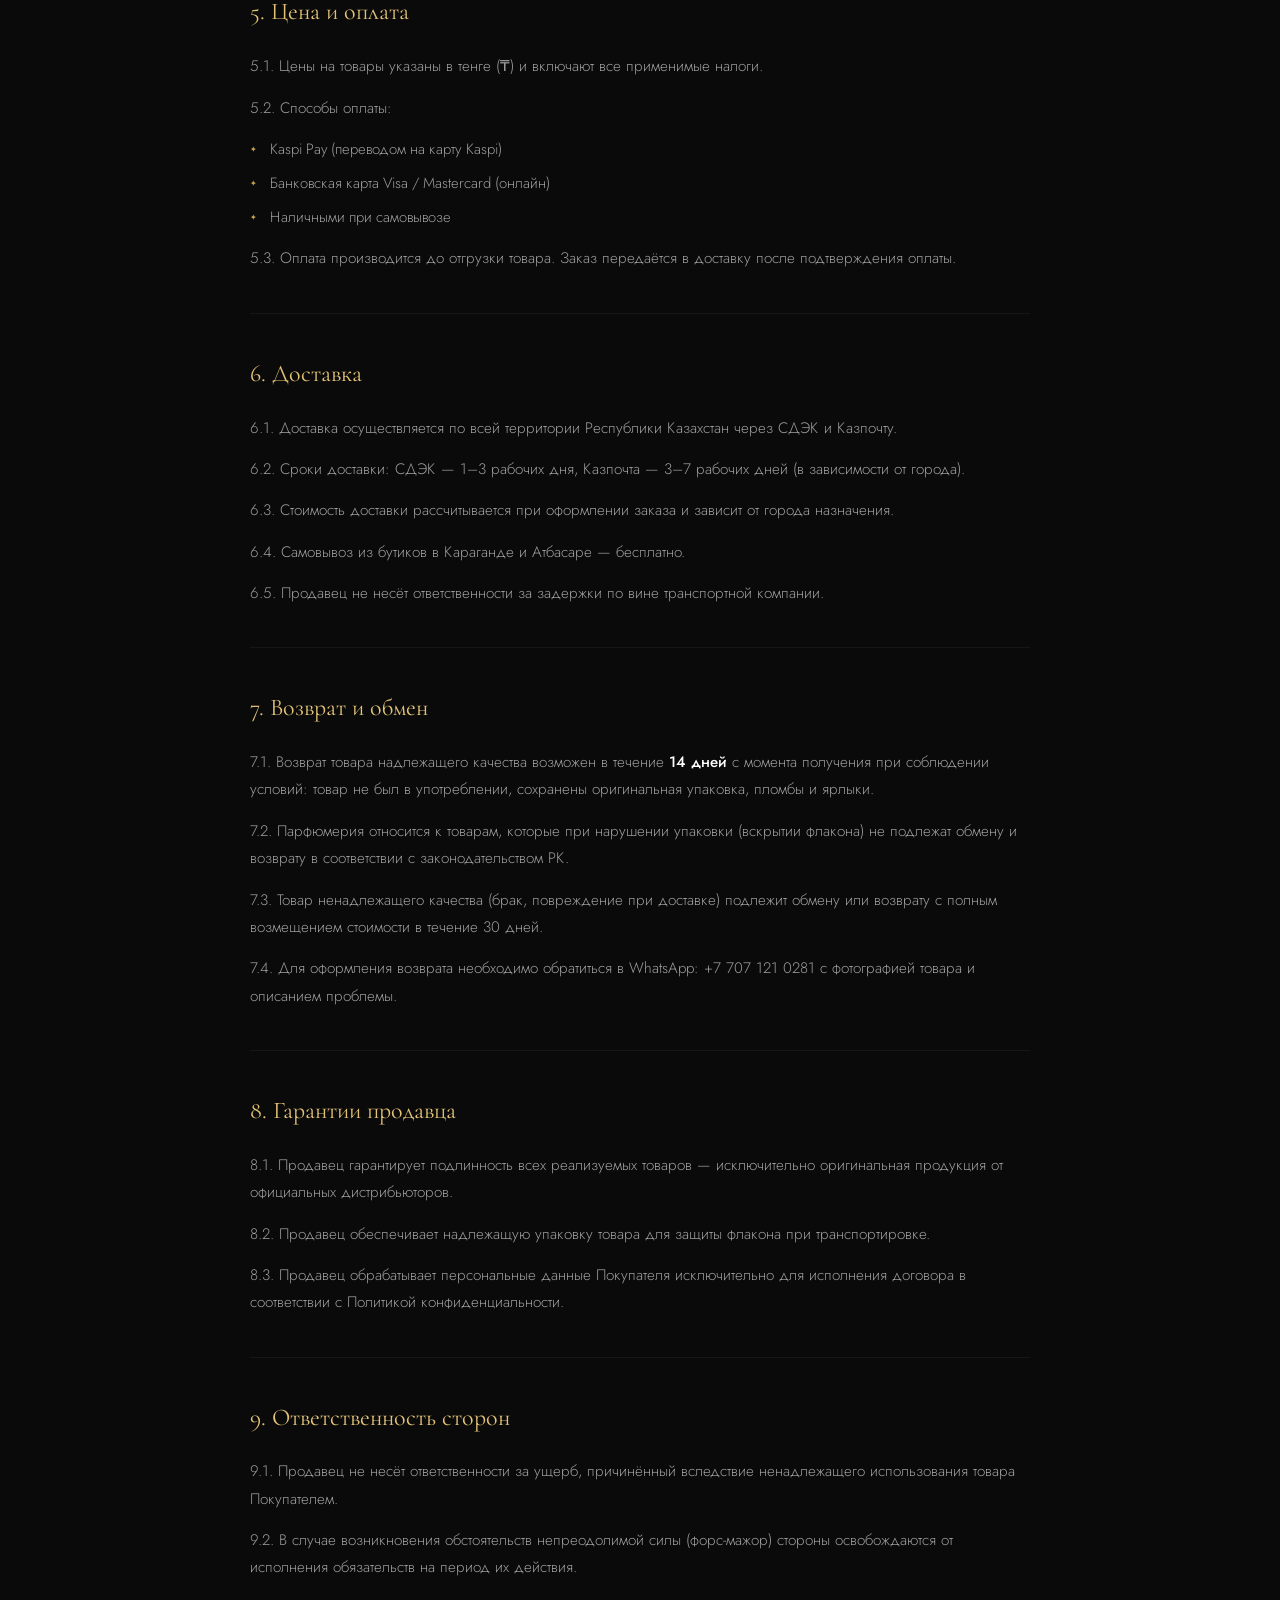
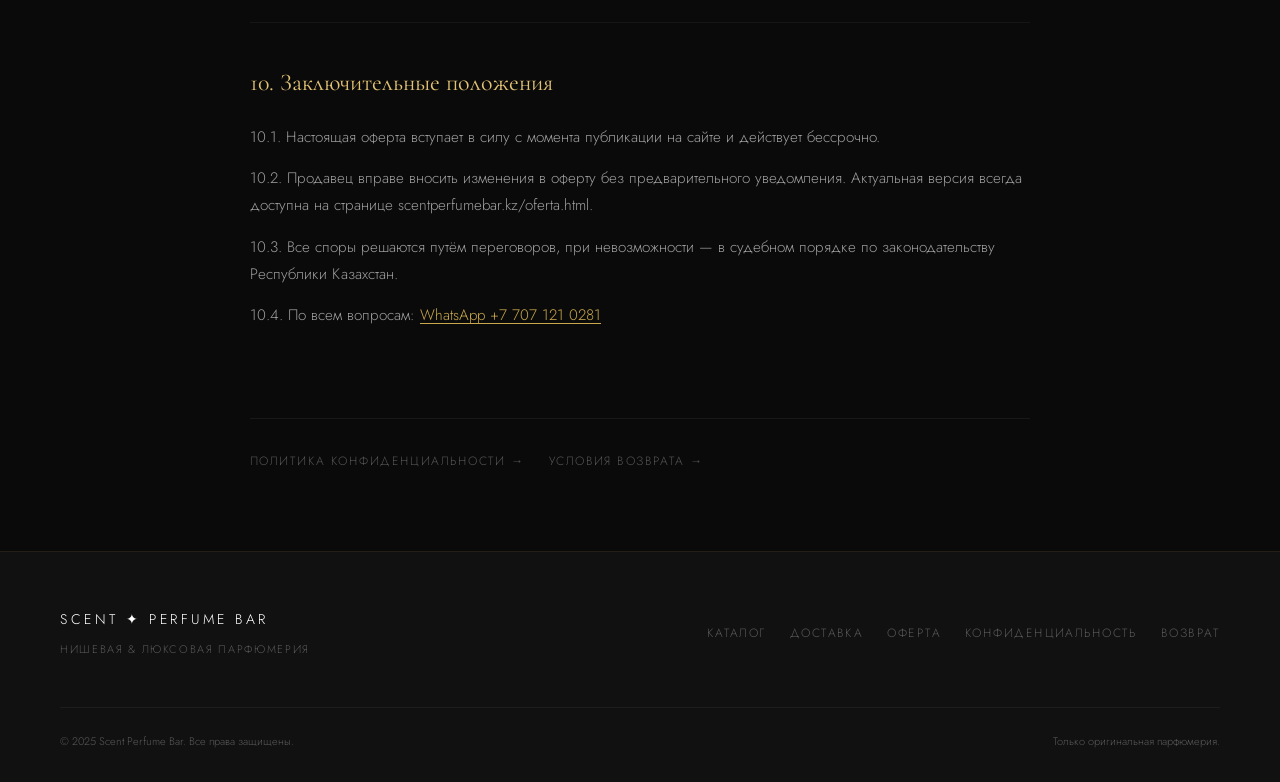
<file: scent-perfume/oferta.html>
<!DOCTYPE html>
<html lang="ru">
<head>
  <meta charset="UTF-8" />
  <meta name="viewport" content="width=device-width, initial-scale=0.9" />
  <title>Публичная оферта — Scent Perfume Bar</title>
  <meta name="description" content="Договор публичной оферты интернет-магазина Scent Perfume Bar." />
  <meta name="robots" content="index, follow" />
  <link rel="canonical" href="https://scentperfumebar.kz/oferta.html" />
  <link rel="icon" type="image/png" href="assets/logo-icon.png" />
  <link rel="preconnect" href="https://fonts.googleapis.com" />
  <link rel="preconnect" href="https://fonts.gstatic.com" crossorigin />
  <link href="https://fonts.googleapis.com/css2?family=Cormorant+Garamond:ital,wght@0,300;0,400;0,500;1,300;1,400&family=Jost:wght@200;300;400;500&display=swap" rel="stylesheet" />
  <link rel="stylesheet" href="css/style.css" />
  <link rel="stylesheet" href="css/legal.css" />
</head>
<body ontouchstart="">

  <header class="header scrolled" id="header">
    <nav class="nav container">
      <a href="index.html" class="nav__logo">
        <span class="nav__logo-text">SCENT</span>
        <span class="nav__logo-dot">✦</span>
        <span class="nav__logo-text">PERFUME BAR</span>
      </a>
      <ul class="nav__links" id="navLinks">
        <li><a href="catalog.html" class="nav__link">Каталог</a></li>
        <li><a href="index.html#about" class="nav__link">О нас</a></li>
        <li><a href="index.html#stores" class="nav__link">Магазины</a></li>
        <li><a href="delivery.html" class="nav__link">Доставка</a></li>
      </ul>
      <div class="nav__actions">
        <a href="login.html" class="nav__profile" id="navProfile" aria-label="Профиль">
          <svg width="20" height="20" viewBox="0 0 24 24" fill="none" stroke="currentColor" stroke-width="1.5"><path d="M20 21v-2a4 4 0 00-4-4H8a4 4 0 00-4 4v2"/><circle cx="12" cy="7" r="4"/></svg>
        </a>
        <a href="cart.html" class="nav__cart" aria-label="Корзина">
          <svg width="20" height="20" viewBox="0 0 24 24" fill="none" stroke="currentColor" stroke-width="1.5"><path d="M6 2L3 6v14a2 2 0 002 2h14a2 2 0 002-2V6l-3-4z"/><line x1="3" y1="6" x2="21" y2="6"/><path d="M16 10a4 4 0 01-8 0"/></svg>
          <span class="nav__cart-count" id="cartCount">0</span>
        </a>
        <button class="nav__burger" id="navBurger" aria-label="Открыть меню">
          <span></span><span></span><span></span>
        </button>
      </div>
    </nav>
  </header>

  <div class="nav__overlay" id="navOverlay"></div>
  <div class="nav__drawer" id="navDrawer">
    <div class="nav__drawer-handle"></div>
    <ul class="nav__drawer-links">
      <li><a href="catalog.html" class="nav__drawer-link">Каталог</a></li>
      <li><a href="index.html#about" class="nav__drawer-link">О нас</a></li>
      <li><a href="index.html#stores" class="nav__drawer-link">Магазины</a></li>
      <li><a href="delivery.html" class="nav__drawer-link">Доставка</a></li>
      <li><a href="login.html" class="nav__drawer-link" id="drawerProfile">Войти</a></li>
      <li><a href="cart.html" class="nav__drawer-link nav__drawer-cart">Корзина <span class="nav__cart-count" id="cartCount">0</span></a></li>
    </ul>
  </div>

  <main class="legal-main">
    <div class="container">
      <div class="legal-wrap">

        <div class="legal-header">
          <p class="section__eyebrow">Юридические документы</p>
          <h1 class="legal-title">Публичная оферта</h1>
          <p class="legal-date">Дата публикации: 1 июня 2025 г.</p>
        </div>

        <div class="legal-body">

          <section class="legal-section">
            <h2>1. Общие положения</h2>
            <p>Настоящий документ является публичной офертой индивидуального предпринимателя <strong>Scent Perfume Bar</strong> (далее — «Продавец»), адресованной физическим лицам (далее — «Покупатель»), и содержит все существенные условия договора розничной купли-продажи товаров дистанционным способом.</p>
            <p>Акцептом настоящей оферты является оформление заказа на сайте <strong>scentperfumebar.kz</strong>. С момента акцепта договор считается заключённым.</p>
          </section>

          <section class="legal-section">
            <h2>2. Сведения о продавце</h2>
            <ul>
              <li><strong>Наименование:</strong> Scent Perfume Bar</li>
              <li><strong>Страна:</strong> Республика Казахстан</li>
              <li><strong>Адрес магазина (Караганда):</strong> Бухар-Жырау 55/7, ТД «Арбат», 2 этаж</li>
              <li><strong>Адрес магазина (Атбасар):</strong> ул. Л. Белаш 39/1, ТД «Керуен», 2 этаж</li>
              <li><strong>Телефон:</strong> +7 707 121 0281</li>
              <li><strong>Email:</strong> info@scentperfumebar.kz</li>
              <li><strong>Instagram:</strong> @scent_perfume_bar</li>
            </ul>
          </section>

          <section class="legal-section">
            <h2>3. Предмет договора</h2>
            <p>Продавец обязуется передать в собственность Покупателю парфюмерные товары (далее — «Товар»), а Покупатель обязуется принять и оплатить Товар в соответствии с условиями настоящего договора.</p>
            <p>Все товары, представленные на сайте, являются оригинальной продукцией мировых парфюмерных домов. Продавец гарантирует подлинность каждого товара.</p>
          </section>

          <section class="legal-section">
            <h2>4. Оформление заказа</h2>
            <p>4.1. Покупатель оформляет заказ самостоятельно на сайте scentperfumebar.kz или через менеджера в мессенджере WhatsApp.</p>
            <p>4.2. При оформлении заказа Покупатель указывает: имя, номер телефона, адрес доставки или выбирает самовывоз.</p>
            <p>4.3. После оформления заказа Продавец подтверждает его в течение 24 часов в рабочие дни.</p>
            <p>4.4. Продавец вправе отказать в выполнении заказа при отсутствии товара на складе, уведомив об этом Покупателя.</p>
          </section>

          <section class="legal-section">
            <h2>5. Цена и оплата</h2>
            <p>5.1. Цены на товары указаны в тенге (₸) и включают все применимые налоги.</p>
            <p>5.2. Способы оплаты:</p>
            <ul>
              <li>Kaspi Pay (переводом на карту Kaspi)</li>
              <li>Банковская карта Visa / Mastercard (онлайн)</li>
              <li>Наличными при самовывозе</li>
            </ul>
            <p>5.3. Оплата производится до отгрузки товара. Заказ передаётся в доставку после подтверждения оплаты.</p>
          </section>

          <section class="legal-section">
            <h2>6. Доставка</h2>
            <p>6.1. Доставка осуществляется по всей территории Республики Казахстан через СДЭК и Казпочту.</p>
            <p>6.2. Сроки доставки: СДЭК — 1–3 рабочих дня, Казпочта — 3–7 рабочих дней (в зависимости от города).</p>
            <p>6.3. Стоимость доставки рассчитывается при оформлении заказа и зависит от города назначения.</p>
            <p>6.4. Самовывоз из бутиков в Караганде и Атбасаре — бесплатно.</p>
            <p>6.5. Продавец не несёт ответственности за задержки по вине транспортной компании.</p>
          </section>

          <section class="legal-section">
            <h2>7. Возврат и обмен</h2>
            <p>7.1. Возврат товара надлежащего качества возможен в течение <strong>14 дней</strong> с момента получения при соблюдении условий: товар не был в употреблении, сохранены оригинальная упаковка, пломбы и ярлыки.</p>
            <p>7.2. Парфюмерия относится к товарам, которые при нарушении упаковки (вскрытии флакона) не подлежат обмену и возврату в соответствии с законодательством РК.</p>
            <p>7.3. Товар ненадлежащего качества (брак, повреждение при доставке) подлежит обмену или возврату с полным возмещением стоимости в течение 30 дней.</p>
            <p>7.4. Для оформления возврата необходимо обратиться в WhatsApp: +7 707 121 0281 с фотографией товара и описанием проблемы.</p>
          </section>

          <section class="legal-section">
            <h2>8. Гарантии продавца</h2>
            <p>8.1. Продавец гарантирует подлинность всех реализуемых товаров — исключительно оригинальная продукция от официальных дистрибьюторов.</p>
            <p>8.2. Продавец обеспечивает надлежащую упаковку товара для защиты флакона при транспортировке.</p>
            <p>8.3. Продавец обрабатывает персональные данные Покупателя исключительно для исполнения договора в соответствии с Политикой конфиденциальности.</p>
          </section>

          <section class="legal-section">
            <h2>9. Ответственность сторон</h2>
            <p>9.1. Продавец не несёт ответственности за ущерб, причинённый вследствие ненадлежащего использования товара Покупателем.</p>
            <p>9.2. В случае возникновения обстоятельств непреодолимой силы (форс-мажор) стороны освобождаются от исполнения обязательств на период их действия.</p>
          </section>

          <section class="legal-section">
            <h2>10. Заключительные положения</h2>
            <p>10.1. Настоящая оферта вступает в силу с момента публикации на сайте и действует бессрочно.</p>
            <p>10.2. Продавец вправе вносить изменения в оферту без предварительного уведомления. Актуальная версия всегда доступна на странице scentperfumebar.kz/oferta.html.</p>
            <p>10.3. Все споры решаются путём переговоров, при невозможности — в судебном порядке по законодательству Республики Казахстан.</p>
            <p>10.4. По всем вопросам: <a href="https://api.whatsapp.com/send/?phone=77071210281" class="legal-link">WhatsApp +7 707 121 0281</a></p>
          </section>

        </div>

        <div class="legal-footer-links">
          <a href="privacy.html" class="legal-nav-link">Политика конфиденциальности →</a>
          <a href="returns.html" class="legal-nav-link">Условия возврата →</a>
        </div>

      </div>
    </div>
  </main>

  <footer class="footer">
    <div class="container">
      <div class="footer__top">
        <div class="footer__brand">
          <p class="footer__logo">SCENT ✦ PERFUME BAR</p>
          <p class="footer__tagline">Нишевая & Люксовая Парфюмерия</p>
        </div>
        <nav class="footer__nav">
          <a href="catalog.html">Каталог</a>
          <a href="delivery.html">Доставка</a>
          <a href="oferta.html">Оферта</a>
          <a href="privacy.html">Конфиденциальность</a>
          <a href="returns.html">Возврат</a>
        </nav>
      </div>
      <div class="footer__bottom">
        <p>© 2025 Scent Perfume Bar. Все права защищены.</p>
        <p>Только оригинальная парфюмерия.</p>
      </div>
    </div>
  </footer>

  <script src="js/body-lock.js"></script>
  <script src="js/main.js"></script>
  <script src="js/auth.js"></script>
</body>
</html>
</file>
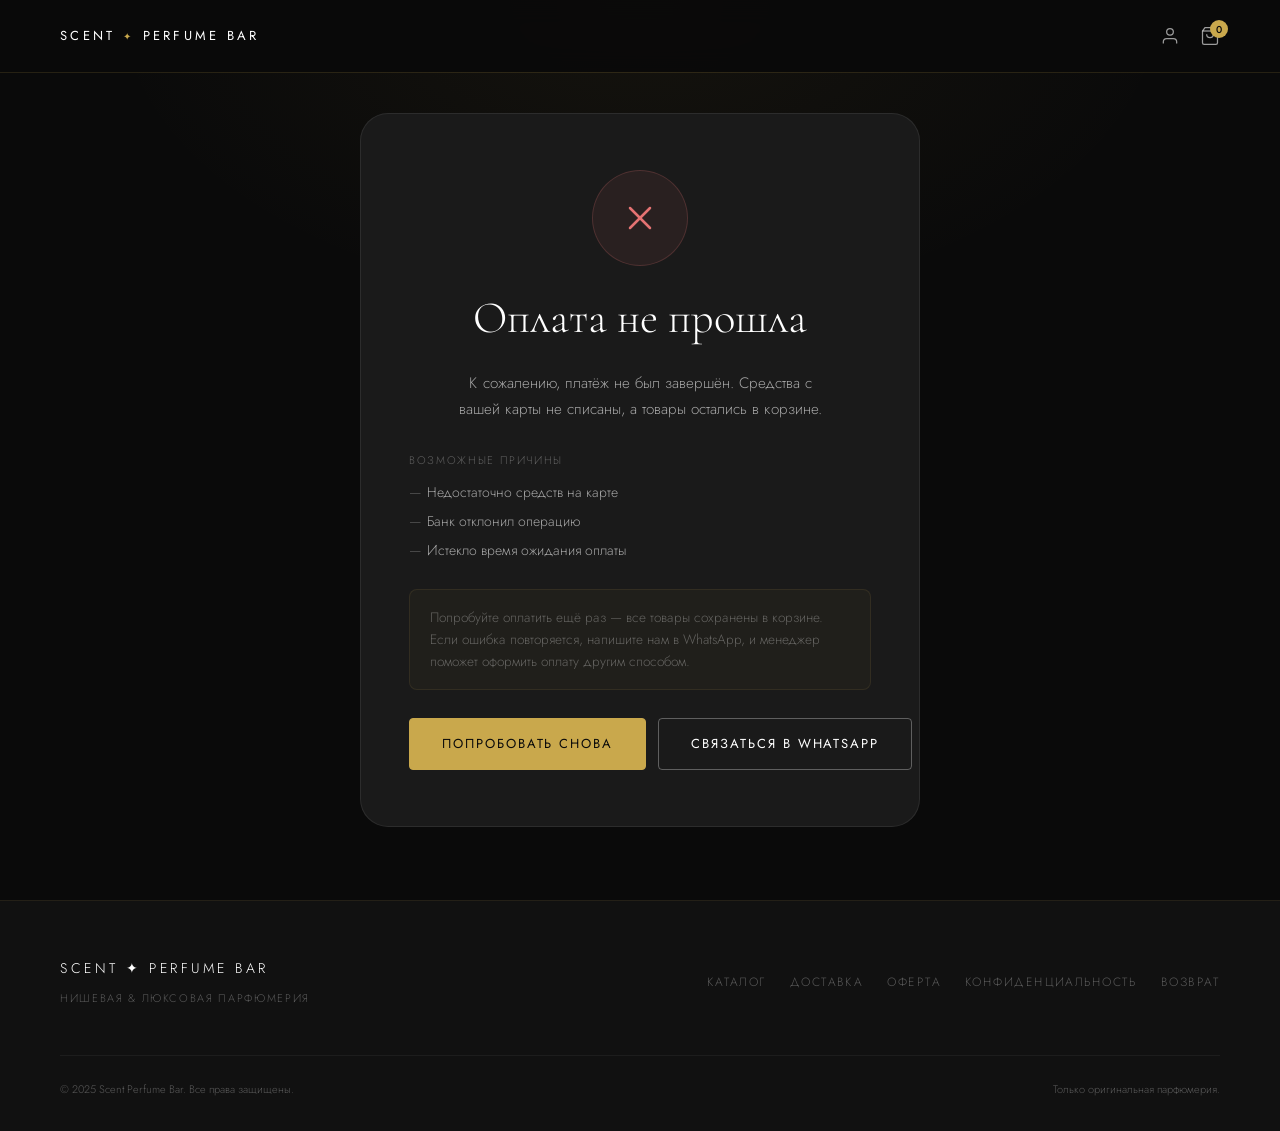
<file: scent-perfume/payment-fail.html>
<!DOCTYPE html>
<html lang="ru">
<head>
  <meta charset="UTF-8" />
  <meta name="viewport" content="width=device-width, initial-scale=0.9" />
  <title>Оплата не прошла — Scent Perfume Bar</title>
  <meta name="robots" content="noindex, nofollow" />
  <link rel="icon" type="image/png" href="assets/logo-icon.png" />
  <link rel="preconnect" href="https://fonts.googleapis.com" />
  <link rel="preconnect" href="https://fonts.gstatic.com" crossorigin />
  <link href="https://fonts.googleapis.com/css2?family=Cormorant+Garamond:ital,wght@0,300;0,400;0,500;1,300;1,400&family=Jost:wght@200;300;400;500&display=swap" rel="stylesheet" />
  <link rel="stylesheet" href="css/style.css" />
  <link rel="stylesheet" href="css/payment-status.css" />
</head>
<body ontouchstart="">

  <header class="header scrolled" id="header">
    <nav class="nav container">
      <a href="index.html" class="nav__logo">
        <span class="nav__logo-text">SCENT</span>
        <span class="nav__logo-dot">✦</span>
        <span class="nav__logo-text">PERFUME BAR</span>
      </a>
      <div class="nav__actions">
        <a href="login.html" class="nav__profile" id="navProfile" aria-label="Профиль">
          <svg width="20" height="20" viewBox="0 0 24 24" fill="none" stroke="currentColor" stroke-width="1.5"><path d="M20 21v-2a4 4 0 00-4-4H8a4 4 0 00-4 4v2"/><circle cx="12" cy="7" r="4"/></svg>
        </a>
        <a href="cart.html" class="nav__cart" aria-label="Корзина">
          <svg width="20" height="20" viewBox="0 0 24 24" fill="none" stroke="currentColor" stroke-width="1.5"><path d="M6 2L3 6v14a2 2 0 002 2h14a2 2 0 002-2V6l-3-4z"/><line x1="3" y1="6" x2="21" y2="6"/><path d="M16 10a4 4 0 01-8 0"/></svg>
          <span class="nav__cart-count" id="cartCount">0</span>
        </a>
        <button class="nav__burger" id="navBurger" aria-label="Открыть меню">
          <span></span><span></span><span></span>
        </button>
      </div>
    </nav>
  </header>

  <div class="nav__overlay" id="navOverlay"></div>
  <div class="nav__drawer" id="navDrawer">
    <div class="nav__drawer-handle"></div>
    <ul class="nav__drawer-links">
      <li><a href="catalog.html" class="nav__drawer-link">Каталог</a></li>
      <li><a href="index.html#about" class="nav__drawer-link">О нас</a></li>
      <li><a href="index.html#stores" class="nav__drawer-link">Магазины</a></li>
      <li><a href="delivery.html" class="nav__drawer-link">Доставка</a></li>
      <li><a href="login.html" class="nav__drawer-link" id="drawerProfile">Войти</a></li>
      <li><a href="cart.html" class="nav__drawer-link nav__drawer-cart">Корзина <span class="nav__cart-count" id="cartCount">0</span></a></li>
    </ul>
  </div>

  <main class="payment-status-main">
    <div class="payment-status-card payment-status-card--fail">

      <div class="payment-status__icon payment-status__icon--fail">
        <svg width="40" height="40" viewBox="0 0 24 24" fill="none" stroke="currentColor" stroke-width="1.5" stroke-linecap="round"><line x1="6" y1="6" x2="18" y2="18"/><line x1="18" y1="6" x2="6" y2="18"/></svg>
      </div>

      <h1 class="payment-status__title">Оплата не прошла</h1>

      <p class="payment-status__sub">
        К сожалению, платёж не был завершён. Средства с вашей карты не списаны,
        а товары остались в корзине.
      </p>

      <!-- Информация о заказе (заполняется из URL-параметров) -->
      <div id="orderInfo" style="display:none" class="payment-status__order">
        <div class="payment-status__order-row">
          <span>Заказ</span>
          <span id="orderIdDisplay"></span>
        </div>
        <div class="payment-status__order-row">
          <span>Статус оплаты</span>
          <span class="payment-status__badge payment-status__badge--fail">Не оплачен</span>
        </div>
      </div>

      <div class="payment-status__reasons">
        <p class="payment-status__reasons-title">Возможные причины</p>
        <ul>
          <li>Недостаточно средств на карте</li>
          <li>Банк отклонил операцию</li>
          <li>Истекло время ожидания оплаты</li>
        </ul>
      </div>

      <p class="payment-status__note">
        Попробуйте оплатить ещё раз — все товары сохранены в корзине.
        Если ошибка повторяется, напишите нам в WhatsApp, и менеджер поможет
        оформить оплату другим способом.
      </p>

      <div class="payment-status__actions">
        <a href="checkout.html" class="btn btn--gold">Попробовать снова</a>
        <a href="https://wa.me/77071210281" target="_blank" rel="noopener" class="btn btn--outline" id="whatsappLink">Связаться в WhatsApp</a>
      </div>

    </div>
  </main>

  <footer class="footer">
    <div class="container">
      <div class="footer__top">
        <div class="footer__brand">
          <p class="footer__logo">SCENT ✦ PERFUME BAR</p>
          <p class="footer__tagline">Нишевая & Люксовая Парфюмерия</p>
        </div>
        <nav class="footer__nav">
          <a href="catalog.html">Каталог</a>
          <a href="delivery.html">Доставка</a>
          <a href="oferta.html">Оферта</a>
          <a href="privacy.html">Конфиденциальность</a>
          <a href="returns.html">Возврат</a>
        </nav>
      </div>
      <div class="footer__bottom">
        <p>© 2025 Scent Perfume Bar. Все права защищены.</p>
        <p>Только оригинальная парфюмерия.</p>
      </div>
    </div>
  </footer>

  <script src="js/body-lock.js"></script>
  <script src="js/api.js"></script>
  <script src="js/main.js"></script>
  <script src="js/auth.js"></script>
  <script>
    document.addEventListener('DOMContentLoaded', () => {
      // Читаем номер заказа из URL: ?order_id=123
      const params = new URLSearchParams(window.location.search);
      const orderId = params.get('order_id');

      if (orderId) {
        document.getElementById('orderInfo').style.display = 'flex';
        document.getElementById('orderIdDisplay').textContent = '#' + orderId;

        // Подставляем номер заказа в сообщение WhatsApp
        document.getElementById('whatsappLink').href =
          'https://wa.me/77071210281?text=' +
          encodeURIComponent('Здравствуйте! Не прошла оплата заказа #' + orderId + '. Помогите, пожалуйста, завершить оплату.');
      }

      // ВАЖНО: localStorage 'scent_cart' и sessionStorage 'checkedCartItems'
      // на этой странице НЕ трогаем — товары должны остаться в корзине,
      // чтобы покупатель мог оплатить заказ повторно.
    });
  </script>
</body>
</html>
</file>
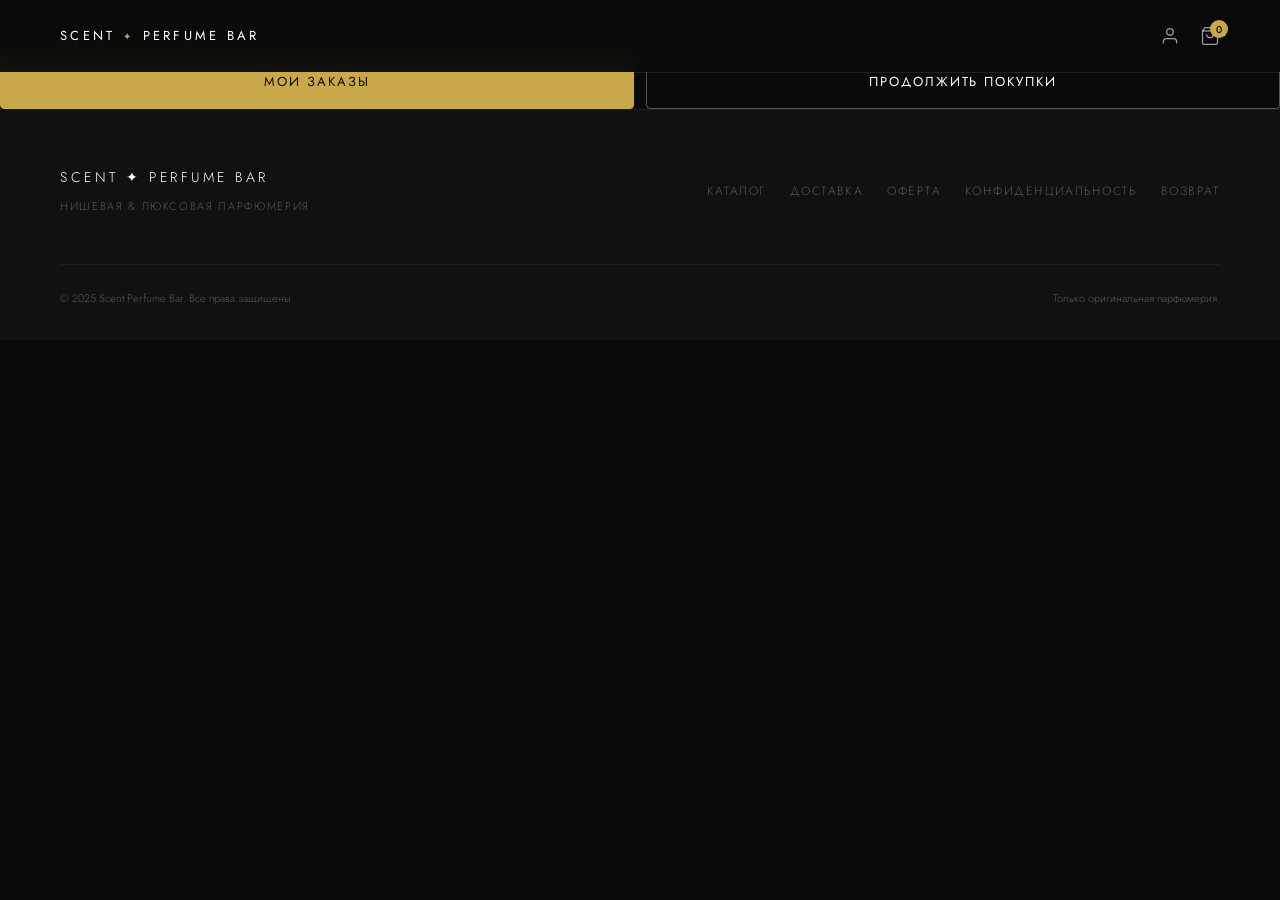
<file: scent-perfume/payment-success.html>
<!DOCTYPE html>
<html lang="ru">
<head>
  <meta charset="UTF-8" />
  <meta name="viewport" content="width=device-width, initial-scale=0.9" />
  <title>Оплата прошла — Scent Perfume Bar</title>
  <meta name="robots" content="noindex, nofollow" />
  <link rel="icon" type="image/png" href="assets/logo-icon.png" />
  <link rel="preconnect" href="https://fonts.googleapis.com" />
  <link rel="preconnect" href="https://fonts.gstatic.com" crossorigin />
  <link href="https://fonts.googleapis.com/css2?family=Cormorant+Garamond:ital,wght@0,300;0,400;0,500;1,300;1,400&family=Jost:wght@200;300;400;500&display=swap" rel="stylesheet" />
  <link rel="stylesheet" href="css/style.css" />
  <link rel="stylesheet" href="css/payment-status.css" />
</head>
<body ontouchstart="">

  <header class="header scrolled" id="header">
    <nav class="nav container">
      <a href="index.html" class="nav__logo">
        <span class="nav__logo-text">SCENT</span>
        <span class="nav__logo-dot">✦</span>
        <span class="nav__logo-text">PERFUME BAR</span>
      </a>
      <div class="nav__actions">
        <a href="login.html" class="nav__profile" id="navProfile" aria-label="Профиль">
          <svg width="20" height="20" viewBox="0 0 24 24" fill="none" stroke="currentColor" stroke-width="1.5"><path d="M20 21v-2a4 4 0 00-4-4H8a4 4 0 00-4 4v2"/><circle cx="12" cy="7" r="4"/></svg>
        </a>
        <a href="cart.html" class="nav__cart" aria-label="Корзина">
          <svg width="20" height="20" viewBox="0 0 24 24" fill="none" stroke="currentColor" stroke-width="1.5"><path d="M6 2L3 6v14a2 2 0 002 2h14a2 2 0 002-2V6l-3-4z"/><line x1="3" y1="6" x2="21" y2="6"/><path d="M16 10a4 4 0 01-8 0"/></svg>
          <span class="nav__cart-count" id="cartCount">0</span>
        </a>
        <button class="nav__burger" id="navBurger" aria-label="Открыть меню">
          <span></span><span></span><span></span>
        </button>
      </div>
    </nav>
  </header>

  <div class="nav__overlay" id="navOverlay"></div>
  <div class="nav__drawer" id="navDrawer">
    <div class="nav__drawer-handle"></div>
    <ul class="nav__drawer-links">
      <li><a href="catalog.html" class="nav__drawer-link">Каталог</a></li>
      <li><a href="index.html#about" class="nav__drawer-link">О нас</a></li>
      <li><a href="index.html#stores" class="nav__drawer-link">Магазины</a></li>
      <li><a href="delivery.html" class="nav__drawer-link">Доставка</a></li>
      <li><a href="login.html" class="nav__drawer-link" id="drawerProfile">Войти</a></li>
      <li><a href="cart.html" class="nav__drawer-link nav__drawer-cart">Корзина <span class="nav__cart-count" id="cartCount">0</span></a></li>
    </ul>
  </div>

      <!-- Информация о заказе (заполняется из URL-параметров) -->
      <div id="orderInfo" style="display:none" class="payment-status__order">
        <p class="payment-status__order-id">Заказ <span id="orderIdDisplay"></span></p>
        <p class="payment-status__order-amount">Сумма: <span id="orderAmountDisplay"></span></p>
      </div>

      <p class="payment-status__note">
        Менеджер свяжется с вами в течение 30 минут для подтверждения деталей доставки.
      </p>

      <div class="payment-status__actions">
        <a href="account.html" class="btn btn--gold">Мои заказы</a>
        <a href="catalog.html" class="btn btn--outline">Продолжить покупки</a>
      </div>

    </div>
  </main>
  <footer class="footer">
    <div class="container">
      <div class="footer__top">
        <div class="footer__brand">
          <p class="footer__logo">SCENT ✦ PERFUME BAR</p>
          <p class="footer__tagline">Нишевая & Люксовая Парфюмерия</p>
        </div>
        <nav class="footer__nav">
          <a href="catalog.html">Каталог</a>
          <a href="delivery.html">Доставка</a>
          <a href="oferta.html">Оферта</a>
          <a href="privacy.html">Конфиденциальность</a>
          <a href="returns.html">Возврат</a>
        </nav>
      </div>
      <div class="footer__bottom">
        <p>© 2025 Scent Perfume Bar. Все права защищены.</p>
        <p>Только оригинальная парфюмерия.</p>
      </div>
    </div>
  </footer>

  <script src="js/body-lock.js"></script>
  <script src="js/api.js"></script>
  <script src="js/main.js"></script>
  <script src="js/auth.js"></script>
  <script>
    document.addEventListener('DOMContentLoaded', () => {
      // Читаем параметры из URL: ?order_id=123&amount=50000
      const params = new URLSearchParams(window.location.search);
      const orderId = params.get('order_id');
      const amount  = params.get('amount');

      if (orderId) {
        document.getElementById('orderInfo').style.display = 'block';
        document.getElementById('orderIdDisplay').textContent = '#' + orderId;
      }
      if (amount) {
        document.getElementById('orderAmountDisplay').textContent =
          parseInt(amount).toLocaleString('ru') + ' ₸';
      }

      // Очищаем корзину
      localStorage.removeItem('scent_cart');
      if (typeof updateCartCount === 'function') updateCartCount();
    });
  </script>
</body>
</html>
</file>
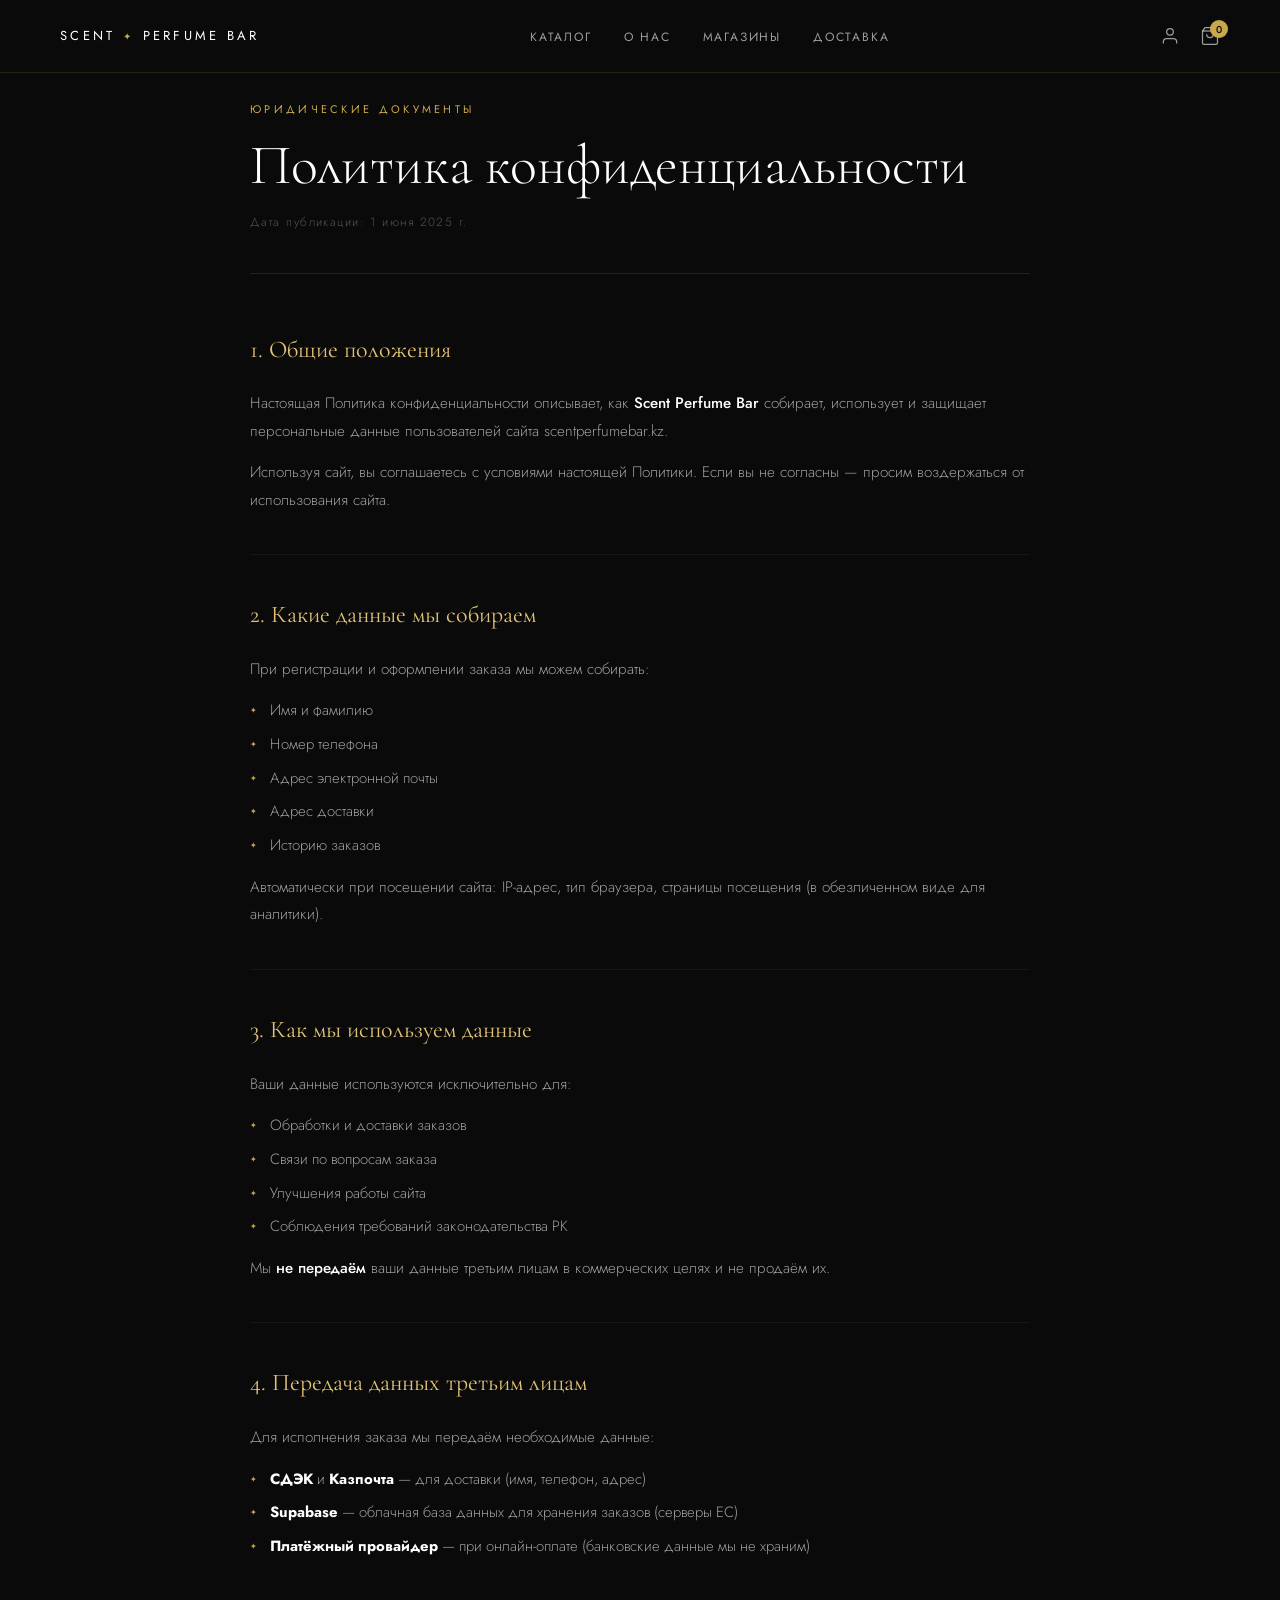
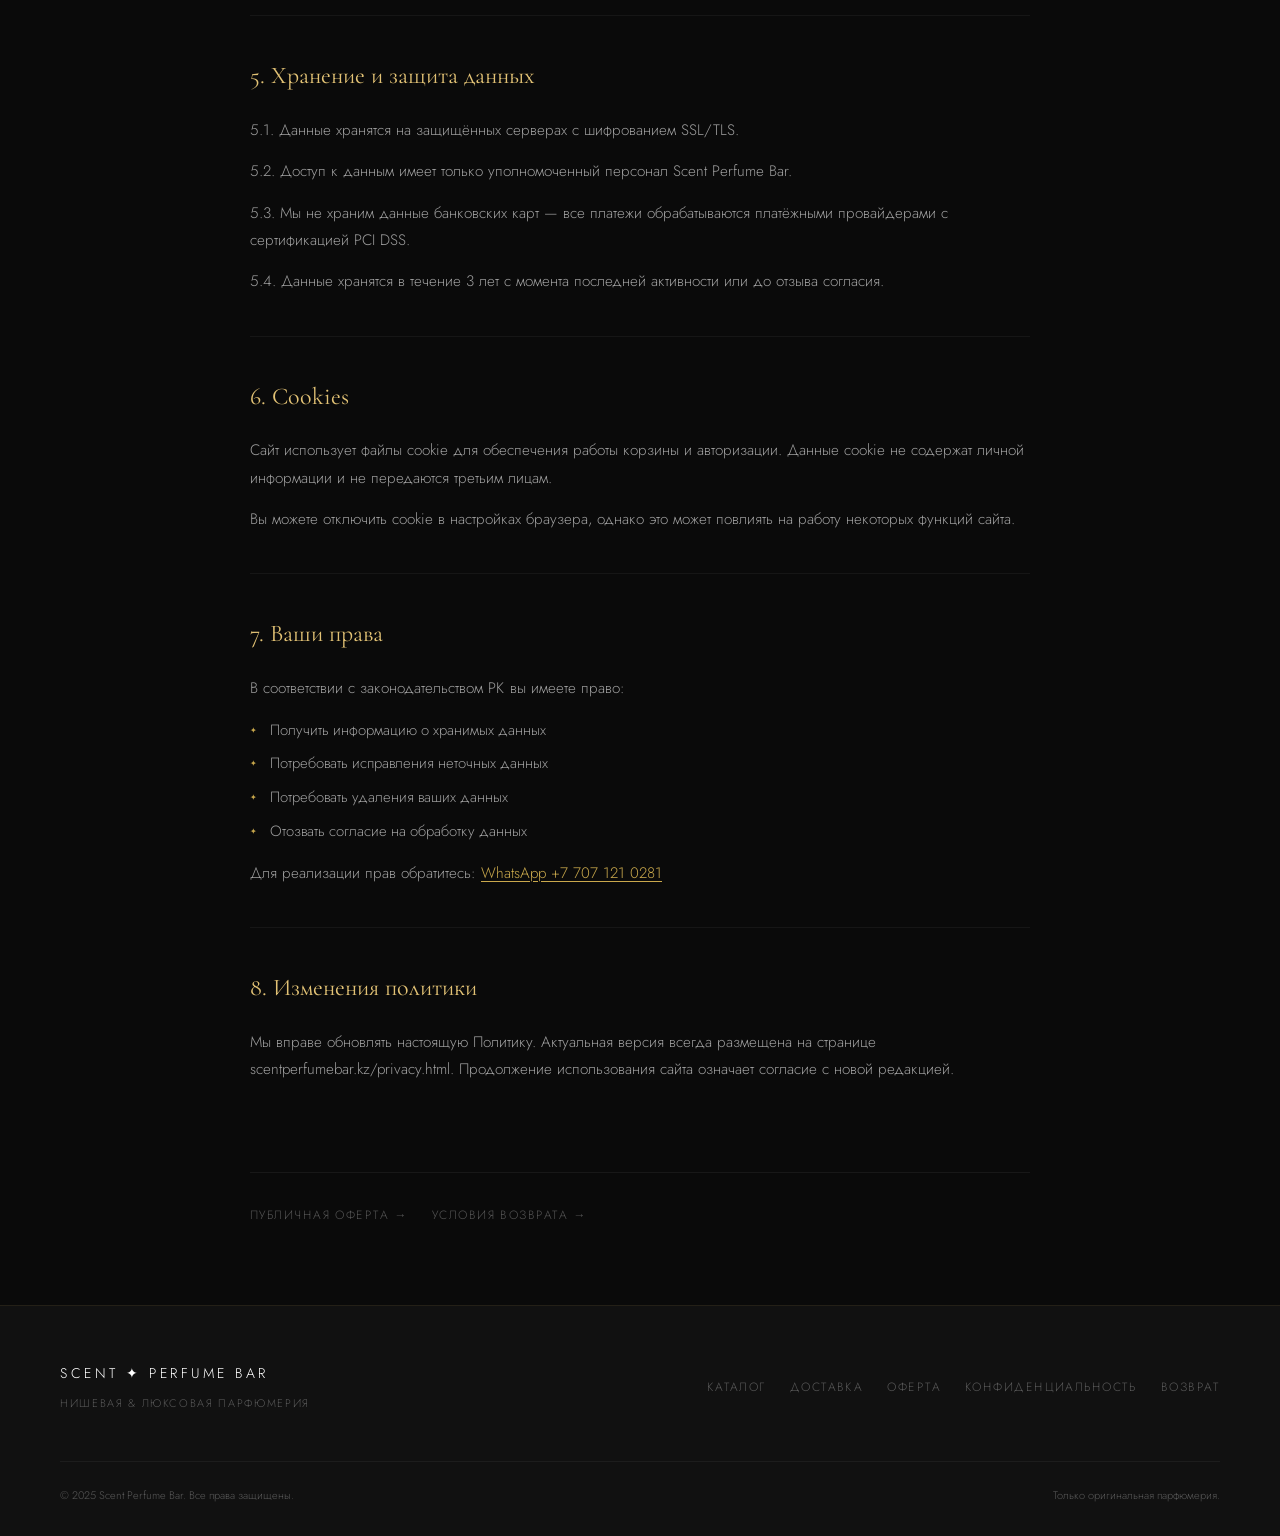
<file: scent-perfume/privacy.html>
<!DOCTYPE html>
<html lang="ru">
<head>
  <meta charset="UTF-8" />
  <meta name="viewport" content="width=device-width, initial-scale=0.9" />
  <title>Политика конфиденциальности — Scent Perfume Bar</title>
  <meta name="description" content="Политика конфиденциальности и обработки персональных данных Scent Perfume Bar." />
  <meta name="robots" content="index, follow" />
  <link rel="canonical" href="https://scentperfumebar.kz/privacy.html" />
  <link rel="icon" type="image/png" href="assets/logo-icon.png" />
  <link rel="preconnect" href="https://fonts.googleapis.com" />
  <link rel="preconnect" href="https://fonts.gstatic.com" crossorigin />
  <link href="https://fonts.googleapis.com/css2?family=Cormorant+Garamond:ital,wght@0,300;0,400;0,500;1,300;1,400&family=Jost:wght@200;300;400;500&display=swap" rel="stylesheet" />
  <link rel="stylesheet" href="css/style.css" />
  <link rel="stylesheet" href="css/legal.css" />
</head>
<body ontouchstart="">

  <header class="header scrolled" id="header">
    <nav class="nav container">
      <a href="index.html" class="nav__logo">
        <span class="nav__logo-text">SCENT</span>
        <span class="nav__logo-dot">✦</span>
        <span class="nav__logo-text">PERFUME BAR</span>
      </a>
      <ul class="nav__links" id="navLinks">
        <li><a href="catalog.html" class="nav__link">Каталог</a></li>
        <li><a href="index.html#about" class="nav__link">О нас</a></li>
        <li><a href="index.html#stores" class="nav__link">Магазины</a></li>
        <li><a href="delivery.html" class="nav__link">Доставка</a></li>
      </ul>
      <div class="nav__actions">
        <a href="login.html" class="nav__profile" id="navProfile" aria-label="Профиль">
          <svg width="20" height="20" viewBox="0 0 24 24" fill="none" stroke="currentColor" stroke-width="1.5"><path d="M20 21v-2a4 4 0 00-4-4H8a4 4 0 00-4 4v2"/><circle cx="12" cy="7" r="4"/></svg>
        </a>
        <a href="cart.html" class="nav__cart" aria-label="Корзина">
          <svg width="20" height="20" viewBox="0 0 24 24" fill="none" stroke="currentColor" stroke-width="1.5"><path d="M6 2L3 6v14a2 2 0 002 2h14a2 2 0 002-2V6l-3-4z"/><line x1="3" y1="6" x2="21" y2="6"/><path d="M16 10a4 4 0 01-8 0"/></svg>
          <span class="nav__cart-count" id="cartCount">0</span>
        </a>
        <button class="nav__burger" id="navBurger" aria-label="Открыть меню">
          <span></span><span></span><span></span>
        </button>
      </div>
    </nav>
  </header>

  <div class="nav__overlay" id="navOverlay"></div>
  <div class="nav__drawer" id="navDrawer">
    <div class="nav__drawer-handle"></div>
    <ul class="nav__drawer-links">
      <li><a href="catalog.html" class="nav__drawer-link">Каталог</a></li>
      <li><a href="index.html#about" class="nav__drawer-link">О нас</a></li>
      <li><a href="index.html#stores" class="nav__drawer-link">Магазины</a></li>
      <li><a href="delivery.html" class="nav__drawer-link">Доставка</a></li>
      <li><a href="login.html" class="nav__drawer-link" id="drawerProfile">Войти</a></li>
      <li><a href="cart.html" class="nav__drawer-link nav__drawer-cart">Корзина <span class="nav__cart-count" id="cartCount">0</span></a></li>
    </ul>
  </div>

  <main class="legal-main">
    <div class="container">
      <div class="legal-wrap">

        <div class="legal-header">
          <p class="section__eyebrow">Юридические документы</p>
          <h1 class="legal-title">Политика конфиденциальности</h1>
          <p class="legal-date">Дата публикации: 1 июня 2025 г.</p>
        </div>

        <div class="legal-body">

          <section class="legal-section">
            <h2>1. Общие положения</h2>
            <p>Настоящая Политика конфиденциальности описывает, как <strong>Scent Perfume Bar</strong> собирает, использует и защищает персональные данные пользователей сайта scentperfumebar.kz.</p>
            <p>Используя сайт, вы соглашаетесь с условиями настоящей Политики. Если вы не согласны — просим воздержаться от использования сайта.</p>
          </section>

          <section class="legal-section">
            <h2>2. Какие данные мы собираем</h2>
            <p>При регистрации и оформлении заказа мы можем собирать:</p>
            <ul>
              <li>Имя и фамилию</li>
              <li>Номер телефона</li>
              <li>Адрес электронной почты</li>
              <li>Адрес доставки</li>
              <li>Историю заказов</li>
            </ul>
            <p>Автоматически при посещении сайта: IP-адрес, тип браузера, страницы посещения (в обезличенном виде для аналитики).</p>
          </section>

          <section class="legal-section">
            <h2>3. Как мы используем данные</h2>
            <p>Ваши данные используются исключительно для:</p>
            <ul>
              <li>Обработки и доставки заказов</li>
              <li>Связи по вопросам заказа</li>
              <li>Улучшения работы сайта</li>
              <li>Соблюдения требований законодательства РК</li>
            </ul>
            <p>Мы <strong>не передаём</strong> ваши данные третьим лицам в коммерческих целях и не продаём их.</p>
          </section>

          <section class="legal-section">
            <h2>4. Передача данных третьим лицам</h2>
            <p>Для исполнения заказа мы передаём необходимые данные:</p>
            <ul>
              <li><strong>СДЭК</strong> и <strong>Казпочта</strong> — для доставки (имя, телефон, адрес)</li>
              <li><strong>Supabase</strong> — облачная база данных для хранения заказов (серверы ЕС)</li>
              <li><strong>Платёжный провайдер</strong> — при онлайн-оплате (банковские данные мы не храним)</li>
            </ul>
          </section>

          <section class="legal-section">
            <h2>5. Хранение и защита данных</h2>
            <p>5.1. Данные хранятся на защищённых серверах с шифрованием SSL/TLS.</p>
            <p>5.2. Доступ к данным имеет только уполномоченный персонал Scent Perfume Bar.</p>
            <p>5.3. Мы не храним данные банковских карт — все платежи обрабатываются платёжными провайдерами с сертификацией PCI DSS.</p>
            <p>5.4. Данные хранятся в течение 3 лет с момента последней активности или до отзыва согласия.</p>
          </section>

          <section class="legal-section">
            <h2>6. Cookies</h2>
            <p>Сайт использует файлы cookie для обеспечения работы корзины и авторизации. Данные cookie не содержат личной информации и не передаются третьим лицам.</p>
            <p>Вы можете отключить cookie в настройках браузера, однако это может повлиять на работу некоторых функций сайта.</p>
          </section>

          <section class="legal-section">
            <h2>7. Ваши права</h2>
            <p>В соответствии с законодательством РК вы имеете право:</p>
            <ul>
              <li>Получить информацию о хранимых данных</li>
              <li>Потребовать исправления неточных данных</li>
              <li>Потребовать удаления ваших данных</li>
              <li>Отозвать согласие на обработку данных</li>
            </ul>
            <p>Для реализации прав обратитесь: <a href="https://api.whatsapp.com/send/?phone=77071210281" class="legal-link">WhatsApp +7 707 121 0281</a></p>
          </section>

          <section class="legal-section">
            <h2>8. Изменения политики</h2>
            <p>Мы вправе обновлять настоящую Политику. Актуальная версия всегда размещена на странице scentperfumebar.kz/privacy.html. Продолжение использования сайта означает согласие с новой редакцией.</p>
          </section>

        </div>

        <div class="legal-footer-links">
          <a href="oferta.html" class="legal-nav-link">Публичная оферта →</a>
          <a href="returns.html" class="legal-nav-link">Условия возврата →</a>
        </div>

      </div>
    </div>
  </main>

  <footer class="footer">
    <div class="container">
      <div class="footer__top">
        <div class="footer__brand">
          <p class="footer__logo">SCENT ✦ PERFUME BAR</p>
          <p class="footer__tagline">Нишевая & Люксовая Парфюмерия</p>
        </div>
        <nav class="footer__nav">
          <a href="catalog.html">Каталог</a>
          <a href="delivery.html">Доставка</a>
          <a href="oferta.html">Оферта</a>
          <a href="privacy.html">Конфиденциальность</a>
          <a href="returns.html">Возврат</a>
        </nav>
      </div>
      <div class="footer__bottom">
        <p>© 2025 Scent Perfume Bar. Все права защищены.</p>
        <p>Только оригинальная парфюмерия.</p>
      </div>
    </div>
  </footer>

  <script src="js/body-lock.js"></script>
  <script src="js/main.js"></script>
  <script src="js/auth.js"></script>
</body>
</html>
</file>
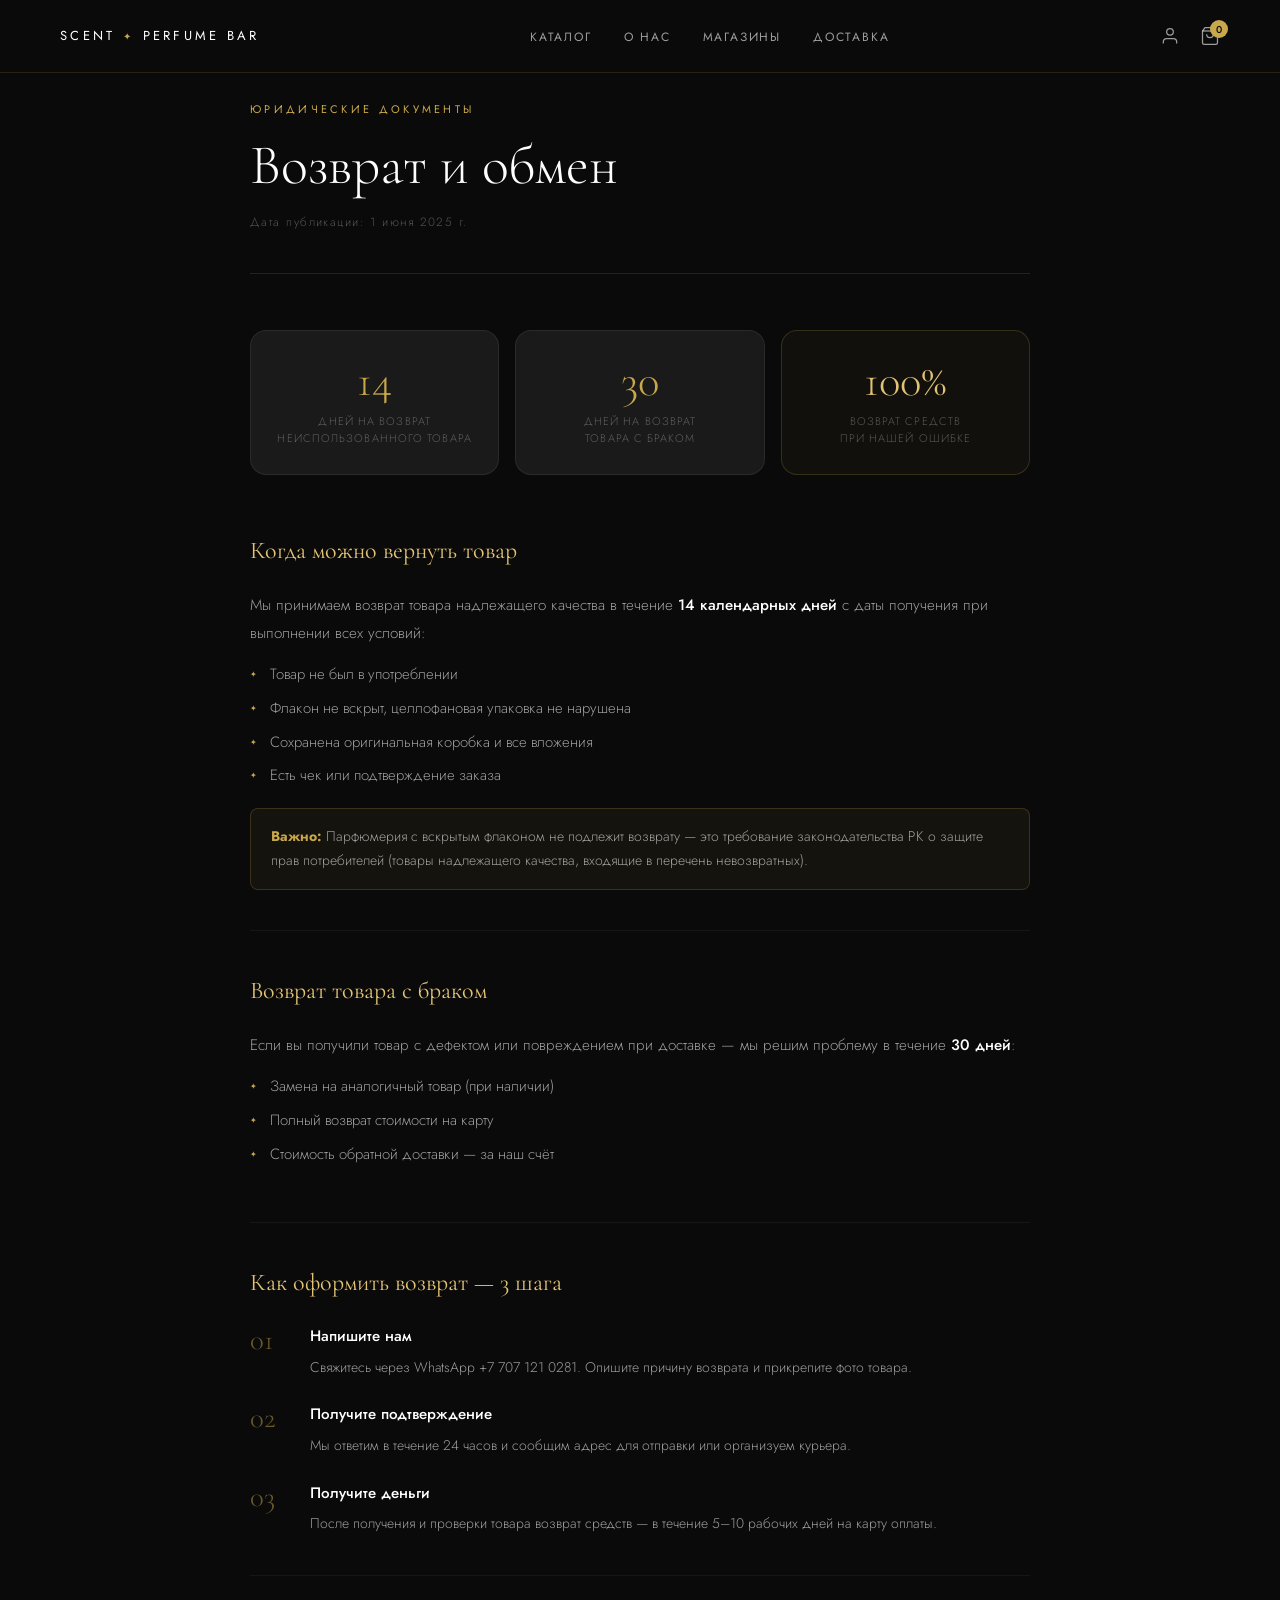
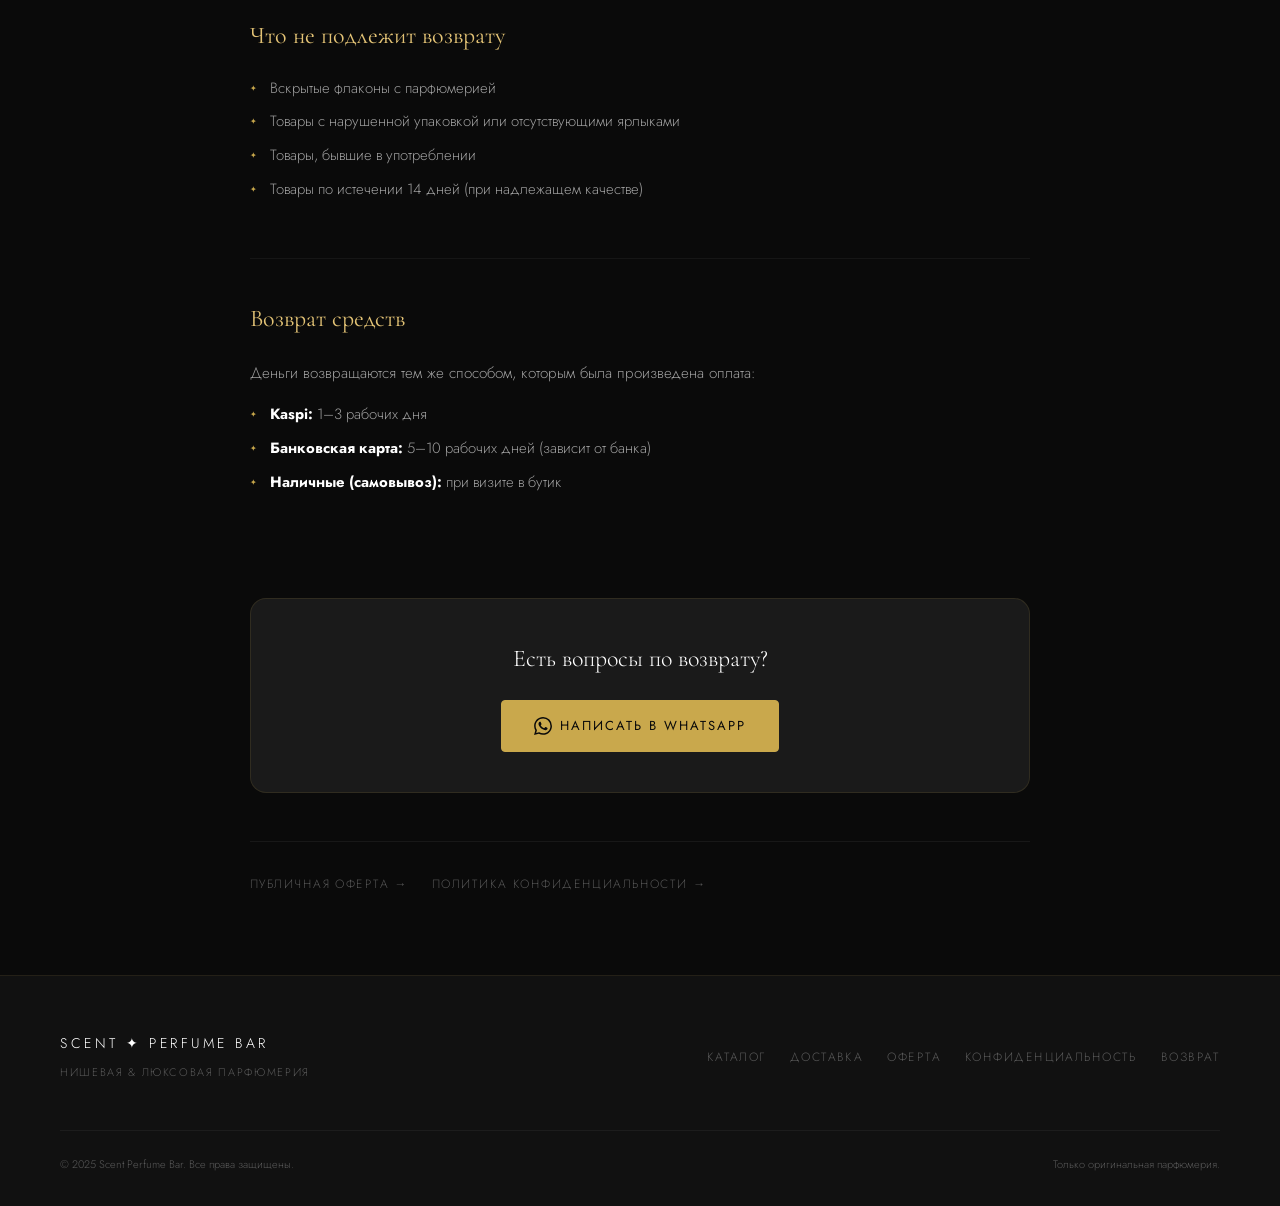
<file: scent-perfume/returns.html>
<!DOCTYPE html>
<html lang="ru">
<head>
  <meta charset="UTF-8" />
  <meta name="viewport" content="width=device-width, initial-scale=0.9" />
  <title>Возврат и обмен — Scent Perfume Bar</title>
  <meta name="description" content="Условия возврата и обмена товаров в Scent Perfume Bar. 14 дней на возврат неиспользованного товара." />
  <meta name="robots" content="index, follow" />
  <link rel="canonical" href="https://scentperfumebar.kz/returns.html" />
  <link rel="icon" type="image/png" href="assets/logo-icon.png" />
  <link rel="preconnect" href="https://fonts.googleapis.com" />
  <link rel="preconnect" href="https://fonts.gstatic.com" crossorigin />
  <link href="https://fonts.googleapis.com/css2?family=Cormorant+Garamond:ital,wght@0,300;0,400;0,500;1,300;1,400&family=Jost:wght@200;300;400;500&display=swap" rel="stylesheet" />
  <link rel="stylesheet" href="css/style.css" />
  <link rel="stylesheet" href="css/legal.css" />
</head>
<body ontouchstart="">

  <header class="header scrolled" id="header">
    <nav class="nav container">
      <a href="index.html" class="nav__logo">
        <span class="nav__logo-text">SCENT</span>
        <span class="nav__logo-dot">✦</span>
        <span class="nav__logo-text">PERFUME BAR</span>
      </a>
      <ul class="nav__links" id="navLinks">
        <li><a href="catalog.html" class="nav__link">Каталог</a></li>
        <li><a href="index.html#about" class="nav__link">О нас</a></li>
        <li><a href="index.html#stores" class="nav__link">Магазины</a></li>
        <li><a href="delivery.html" class="nav__link">Доставка</a></li>
      </ul>
      <div class="nav__actions">
        <a href="login.html" class="nav__profile" id="navProfile" aria-label="Профиль">
          <svg width="20" height="20" viewBox="0 0 24 24" fill="none" stroke="currentColor" stroke-width="1.5"><path d="M20 21v-2a4 4 0 00-4-4H8a4 4 0 00-4 4v2"/><circle cx="12" cy="7" r="4"/></svg>
        </a>
        <a href="cart.html" class="nav__cart" aria-label="Корзина">
          <svg width="20" height="20" viewBox="0 0 24 24" fill="none" stroke="currentColor" stroke-width="1.5"><path d="M6 2L3 6v14a2 2 0 002 2h14a2 2 0 002-2V6l-3-4z"/><line x1="3" y1="6" x2="21" y2="6"/><path d="M16 10a4 4 0 01-8 0"/></svg>
          <span class="nav__cart-count" id="cartCount">0</span>
        </a>
        <button class="nav__burger" id="navBurger" aria-label="Открыть меню">
          <span></span><span></span><span></span>
        </button>
      </div>
    </nav>
  </header>

  <div class="nav__overlay" id="navOverlay"></div>
  <div class="nav__drawer" id="navDrawer">
    <div class="nav__drawer-handle"></div>
    <ul class="nav__drawer-links">
      <li><a href="catalog.html" class="nav__drawer-link">Каталог</a></li>
      <li><a href="index.html#about" class="nav__drawer-link">О нас</a></li>
      <li><a href="index.html#stores" class="nav__drawer-link">Магазины</a></li>
      <li><a href="delivery.html" class="nav__drawer-link">Доставка</a></li>
      <li><a href="login.html" class="nav__drawer-link" id="drawerProfile">Войти</a></li>
      <li><a href="cart.html" class="nav__drawer-link nav__drawer-cart">Корзина <span class="nav__cart-count" id="cartCount">0</span></a></li>
    </ul>
  </div>

  <main class="legal-main">
    <div class="container">
      <div class="legal-wrap">

        <div class="legal-header">
          <p class="section__eyebrow">Юридические документы</p>
          <h1 class="legal-title">Возврат и обмен</h1>
          <p class="legal-date">Дата публикации: 1 июня 2025 г.</p>
        </div>

        <!-- Блоки-карточки с ключевыми условиями -->
        <div class="returns-cards">
          <div class="returns-card">
            <span class="returns-card__num">14</span>
            <span class="returns-card__label">дней на возврат<br>неиспользованного товара</span>
          </div>
          <div class="returns-card">
            <span class="returns-card__num">30</span>
            <span class="returns-card__label">дней на возврат<br>товара с браком</span>
          </div>
          <div class="returns-card returns-card--gold">
            <span class="returns-card__num">100%</span>
            <span class="returns-card__label">возврат средств<br>при нашей ошибке</span>
          </div>
        </div>

        <div class="legal-body">

          <section class="legal-section">
            <h2>Когда можно вернуть товар</h2>
            <p>Мы принимаем возврат товара надлежащего качества в течение <strong>14 календарных дней</strong> с даты получения при выполнении всех условий:</p>
            <ul>
              <li>Товар не был в употреблении</li>
              <li>Флакон не вскрыт, целлофановая упаковка не нарушена</li>
              <li>Сохранена оригинальная коробка и все вложения</li>
              <li>Есть чек или подтверждение заказа</li>
            </ul>
            <div class="legal-note">
              <strong>Важно:</strong> Парфюмерия с вскрытым флаконом не подлежит возврату — это требование законодательства РК о защите прав потребителей (товары надлежащего качества, входящие в перечень невозвратных).
            </div>
          </section>

          <section class="legal-section">
            <h2>Возврат товара с браком</h2>
            <p>Если вы получили товар с дефектом или повреждением при доставке — мы решим проблему в течение <strong>30 дней</strong>:</p>
            <ul>
              <li>Замена на аналогичный товар (при наличии)</li>
              <li>Полный возврат стоимости на карту</li>
              <li>Стоимость обратной доставки — за наш счёт</li>
            </ul>
          </section>

          <section class="legal-section">
            <h2>Как оформить возврат — 3 шага</h2>
            <div class="returns-steps">
              <div class="returns-step">
                <span class="returns-step__num">01</span>
                <div>
                  <strong>Напишите нам</strong>
                  <p>Свяжитесь через WhatsApp +7 707 121 0281. Опишите причину возврата и прикрепите фото товара.</p>
                </div>
              </div>
              <div class="returns-step">
                <span class="returns-step__num">02</span>
                <div>
                  <strong>Получите подтверждение</strong>
                  <p>Мы ответим в течение 24 часов и сообщим адрес для отправки или организуем курьера.</p>
                </div>
              </div>
              <div class="returns-step">
                <span class="returns-step__num">03</span>
                <div>
                  <strong>Получите деньги</strong>
                  <p>После получения и проверки товара возврат средств — в течение 5–10 рабочих дней на карту оплаты.</p>
                </div>
              </div>
            </div>
          </section>

          <section class="legal-section">
            <h2>Что не подлежит возврату</h2>
            <ul>
              <li>Вскрытые флаконы с парфюмерией</li>
              <li>Товары с нарушенной упаковкой или отсутствующими ярлыками</li>
              <li>Товары, бывшие в употреблении</li>
              <li>Товары по истечении 14 дней (при надлежащем качестве)</li>
            </ul>
          </section>

          <section class="legal-section">
            <h2>Возврат средств</h2>
            <p>Деньги возвращаются тем же способом, которым была произведена оплата:</p>
            <ul>
              <li><strong>Kaspi:</strong> 1–3 рабочих дня</li>
              <li><strong>Банковская карта:</strong> 5–10 рабочих дней (зависит от банка)</li>
              <li><strong>Наличные (самовывоз):</strong> при визите в бутик</li>
            </ul>
          </section>

        </div>

        <div class="returns-cta">
          <p>Есть вопросы по возврату?</p>
          <a href="https://api.whatsapp.com/send/?phone=77071210281" target="_blank" rel="noopener" class="btn btn--gold wa-direct">
            <svg width="18" height="18" viewBox="0 0 24 24" fill="currentColor"><path d="M17.472 14.382c-.297-.149-1.758-.867-2.03-.967-.273-.099-.471-.148-.67.15-.197.297-.767.966-.94 1.164-.173.199-.347.223-.644.075-.297-.15-1.255-.463-2.39-1.475-.883-.788-1.48-1.761-1.653-2.059-.173-.297-.018-.458.13-.606.134-.133.298-.347.446-.52.149-.174.198-.298.298-.497.099-.198.05-.371-.025-.52-.075-.149-.669-1.612-.916-2.207-.242-.579-.487-.5-.669-.51-.173-.008-.371-.01-.57-.01-.198 0-.52.074-.792.372-.272.297-1.04 1.016-1.04 2.479 0 1.462 1.065 2.875 1.213 3.074.149.198 2.096 3.2 5.077 4.487.709.306 1.262.489 1.694.625.712.227 1.36.195 1.871.118.571-.085 1.758-.719 2.006-1.413.248-.694.248-1.289.173-1.413-.074-.124-.272-.198-.57-.347m-5.421 7.403h-.004a9.87 9.87 0 01-5.031-1.378l-.361-.214-3.741.982.998-3.648-.235-.374a9.86 9.86 0 01-1.51-5.26c.001-5.45 4.436-9.884 9.888-9.884 2.64 0 5.122 1.03 6.988 2.898a9.825 9.825 0 012.893 6.994c-.003 5.45-4.437 9.884-9.885 9.884m8.413-18.297A11.815 11.815 0 0012.05 0C5.495 0 .16 5.335.157 11.892c0 2.096.547 4.142 1.588 5.945L.057 24l6.305-1.654a11.882 11.882 0 005.683 1.448h.005c6.554 0 11.89-5.335 11.893-11.893a11.821 11.821 0 00-3.48-8.413z"/></svg>
            Написать в WhatsApp
          </a>
        </div>

        <div class="legal-footer-links">
          <a href="oferta.html" class="legal-nav-link">Публичная оферта →</a>
          <a href="privacy.html" class="legal-nav-link">Политика конфиденциальности →</a>
        </div>

      </div>
    </div>
  </main>

  <footer class="footer">
    <div class="container">
      <div class="footer__top">
        <div class="footer__brand">
          <p class="footer__logo">SCENT ✦ PERFUME BAR</p>
          <p class="footer__tagline">Нишевая & Люксовая Парфюмерия</p>
        </div>
        <nav class="footer__nav">
          <a href="catalog.html">Каталог</a>
          <a href="delivery.html">Доставка</a>
          <a href="oferta.html">Оферта</a>
          <a href="privacy.html">Конфиденциальность</a>
          <a href="returns.html">Возврат</a>
        </nav>
      </div>
      <div class="footer__bottom">
        <p>© 2025 Scent Perfume Bar. Все права защищены.</p>
        <p>Только оригинальная парфюмерия.</p>
      </div>
    </div>
  </footer>

  <script src="js/body-lock.js"></script>
  <script src="js/main.js"></script>
  <script src="js/auth.js"></script>
</body>
</html>
</file>
<file: scent-perfume/css/style.css>
/* =============================================
   SCENT PERFUME BAR — Main Styles
   Mobile-First | Luxury Dark Theme
   ============================================= */

/* === CSS VARIABLES === */
:root {
  --black: #0a0a0a;
  --black-soft: #111111;
  --black-mid: #1a1a1a;
  --black-light: #242424;
  --gold: #c9a84c;
  --gold-light: #e2c275;
  --gold-pale: #f5e9c8;
  --gold-dim: rgba(201, 168, 76, 0.15);
  --white: #ffffff;
  --white-90: rgba(255,255,255,0.9);
  --white-60: rgba(255,255,255,0.6);
  --white-30: rgba(255,255,255,0.3);
  --white-10: rgba(255,255,255,0.07);

  --font-display: 'Cormorant Garamond', Georgia, serif;
  --font-body: 'Jost', sans-serif;

  --radius-sm: 4px;
  --radius-md: 8px;
  --radius-lg: 16px;

  --transition: 0.4s cubic-bezier(0.25, 0.46, 0.45, 0.94);
  --transition-fast: 0.2s ease;
  --container: 1200px;
  --section-gap: 100px;
}

/* === RESET === */
*, *::before, *::after { 
  box-sizing: border-box; 
  margin: 0; 
  padding: 0; 
  /* Убирает синий/серый фон при клике на мобилках для ВСЕХ элементов */
  -webkit-tap-highlight-color: transparent; 
}
html { scroll-behavior: smooth; font-size: 16px; }
body {
  background: var(--black);
  color: var(--white);
  font-family: var(--font-body);
  font-weight: 300;
  line-height: 1.7;
  overflow-x: hidden;
}
img { max-width: 100%; display: block; }
a { color: inherit; text-decoration: none; }
ul { list-style: none; }
button { background: none; border: none; cursor: pointer; font-family: inherit; outline: none; }

/* === CONTAINER === */
.container {
  width: 100%;
  max-width: var(--container);
  margin: 0 auto;
  padding: 0 20px;
}

/* === SECTION === */
.section { padding: var(--section-gap) 0; }
.section__eyebrow {
  font-family: var(--font-body);
  font-size: 11px;
  letter-spacing: 0.3em;
  text-transform: uppercase;
  color: var(--gold);
  margin-bottom: 16px;
  font-weight: 400;
}
.section__title {
  font-family: var(--font-display);
  font-size: clamp(2rem, 5vw, 3.5rem);
  font-weight: 300;
  line-height: 1.15;
  color: var(--white);
  margin-bottom: 32px;
}
.section__title em {
  font-style: italic;
  color: var(--gold-light);
}
.section__header { text-align: center; margin-bottom: 56px; }
.section__footer { text-align: center; margin-top: 56px; }

/* === REVEAL ANIMATION === */
.reveal {
  opacity: 0;
  transform: translateY(24px);
  transition: opacity 0.6s ease, transform 0.6s ease;
}
.reveal.visible {
  opacity: 1;
  transform: none;
}
/* МОБИЛЬ: никакой анимации — кнопки работают сразу */
@media (max-width: 899px) {
  .reveal, .reveal.visible {
    opacity: 1 !important;
    transform: none !important;
    transition: none !important;
  }
}

/* === BUTTONS === */
.btn {
  display: inline-flex;
  align-items: center;
  gap: 8px;
  padding: 14px 32px;
  font-family: var(--font-body);
  font-size: 13px;
  letter-spacing: 0.15em;
  text-transform: uppercase;
  font-weight: 400;
  border-radius: var(--radius-sm);
  transition: var(--transition);
  white-space: nowrap;
  cursor: pointer;
}
.btn--gold {
  background: var(--gold);
  color: var(--black);
  border: 1px solid var(--gold);
}
.btn--gold:hover {
  background: var(--gold-light);
  border-color: var(--gold-light);
  transform: translateY(-2px);
  box-shadow: 0 8px 32px rgba(201, 168, 76, 0.3);
}
.btn--outline {
  background: transparent;
  color: var(--white);
  border: 1px solid var(--white-30);
}
.btn--outline:hover {
  border-color: var(--gold);
  color: var(--gold);
  transform: translateY(-2px);
}
.btn--sm { padding: 10px 22px; font-size: 11px; }

/* =============================================
   HEADER / NAV
   ============================================= */
.header {
  position: fixed;
  top: 0; left: 0; right: 0;
  z-index: 198;
  transition: background var(--transition), box-shadow var(--transition);
}
/* Добавь этот блок прямо под .header.scrolled */
body:has(.legal-main) .header {
  background: var(--black, #0a0a0a);
  box-shadow: 0 1px 0 rgba(201, 168, 76, 0.15);
}
.header.scrolled {
  background: rgba(10, 10, 10, 0.95);
  backdrop-filter: blur(12px);
  box-shadow: 0 1px 0 rgba(201, 168, 76, 0.15);
}
.nav {
  display: flex;
  align-items: center;
  justify-content: space-between;
  height: 72px;
  gap: 24px;
}
.nav__logo {
  display: flex;
  align-items: center;
  gap: 8px;
  font-family: var(--font-body);
  font-size: 13px;
  letter-spacing: 0.25em;
  font-weight: 400;
  color: var(--white);
  flex-shrink: 0;
}
.nav__logo-dot { color: var(--gold); font-size: 10px; }

/* Logo image in nav */
.nav__logo__img {
  height: 36px;
  width: auto;
  display: block;
}

.nav__links {
  display: none;
  align-items: center;
  gap: 32px;
  list-style: none;
}
.nav__link {
  font-size: 12px;
  letter-spacing: 0.15em;
  text-transform: uppercase;
  color: var(--white-60);
  transition: color var(--transition-fast);
  font-weight: 400;
}
.nav__link:hover { color: var(--gold); }

/* Nav actions (profile + cart + burger) */
.nav__actions {
  display: flex;
  align-items: center;
  gap: 20px;
}
.nav__profile {
  color: var(--white-60);
  transition: color var(--transition-fast);
  display: flex;
  align-items: center;
  touch-action: manipulation;
}
.nav__profile:hover { color: var(--gold); }
.nav__cart {
  position: relative;
  color: var(--white-60);
  transition: color var(--transition-fast);
  display: flex;
  touch-action: manipulation;
}
.nav__cart:hover { color: var(--gold); }
.nav__cart-count {
  position: absolute;
  top: -6px; right: -8px;
  background: var(--gold);
  color: var(--black);
  font-size: 10px;
  font-weight: 500;
  width: 18px; height: 18px;
  border-radius: 50%;
  display: flex;
  align-items: center;
  justify-content: center;
  transition: transform 0.2s;
}
.nav__cart-count.bump { transform: scale(1.4); }
.nav__cart-count--drawer {
  position: static;
  display: inline-flex;
  margin-left: 8px;
}

/* Burger */
.nav__burger {
  display: flex;
  flex-direction: column;
  justify-content: space-between; /* Вместо gap используем распределение */
  width: 24px;
  height: 14px; /* Фиксированная высота для контроля расстояния */
  padding: 0;
  background: none;
  border: none;
  cursor: pointer;
  touch-action: manipulation;
  position: relative;
  z-index: 201; /* Чтобы бургер всегда был выше шторки и оверлея */
}

.nav__burger span {
  display: block;
  width: 100%;
  height: 1.5px; /* Чуть-чуть утолщаем, чтобы на мобилках смотрелось четче */
  background: var(--white, #fff);
  transition: transform 0.3s ease, opacity 0.3s ease;
  transform-origin: center; /* Центрируем точку вращения */
}

/* Эффект превращения в ровный крестик */
.nav__burger.active span:nth-child(1) {
  transform: translateY(6px) rotate(45deg);
}

.nav__burger.active span:nth-child(2) {
  opacity: 0;
}

.nav__burger.active span:nth-child(3) {
  transform: translateY(-6.5px) rotate(-45deg);
}

/* Desktop: show links, hide burger */
@media (min-width: 900px) {
  .nav__links { display: flex; }
  .nav__burger { display: none; }
}

/* ---- Mobile Drawer (снизу) ---- */
/* Overlay + Drawer — только на мобиле */
.nav__overlay {
  display: none;
  position: fixed;
  inset: 0;
  background: rgba(0,0,0,0.6);
  z-index: 199;
  backdrop-filter: blur(2px);
}

.nav__drawer {
  position: fixed;
  bottom: 0; left: 0; right: 0;
  background: var(--black-light);
  border-radius: 20px 20px 0 0;
  z-index: 200;
  padding: 12px 24px 40px;
  transform: translateY(100%);
  transition: transform 0.35s cubic-bezier(0.32,0.72,0,1);
}

/* Десктоп: drawer и overlay скрыты */
@media (min-width: 900px) {
  .nav__overlay { display: none !important; }
  .nav__drawer  { display: none !important; }
  .nav__burger  { display: none !important; }
}

/* Мобиль: открытые состояния */
@media (max-width: 899px) {
  .nav__overlay.open { display: block; }
  .nav__drawer.open  { transform: translateY(0); }
  .nav__links        { display: none !important; }
}

.nav__drawer-handle {
  width: 40px; height: 4px;
  background: var(--white-30);
  border-radius: 2px;
  margin: 0 auto 24px;
}
.nav__drawer-links {
  list-style: none;
  display: flex;
  flex-direction: column;
  gap: 0;
}
.nav__drawer-link {
  display: flex;
  align-items: center;
  padding: 14px 0;
  font-size: 17px;
  letter-spacing: 0.06em;
  color: var(--white-60);
  border-bottom: 1px solid rgba(255,255,255,0.06);
  transition: color var(--transition-fast);
  touch-action: manipulation;
}
.nav__drawer-link:hover, .nav__drawer-link:active { color: var(--gold); }
.nav__drawer-cart { color: var(--white); font-weight: 500; border-bottom: none; margin-top: 4px; }

/* =============================================
   HERO
   ============================================= */
.hero {
  position: relative;
  min-height: 100vh;
  display: flex;
  align-items: center;
  overflow: hidden;
}
.hero__bg {
  position: absolute;
  inset: 0;
  pointer-events: none;
  background: radial-gradient(ellipse 80% 60% at 60% 40%, #1a1508 0%, var(--black) 70%);
}
.hero__gradient {
  position: absolute;
  inset: 0;
  pointer-events: none;
  background: 
    radial-gradient(circle at 20% 80%, rgba(201,168,76,0.05) 0%, transparent 50%),
    radial-gradient(circle at 80% 20%, rgba(201,168,76,0.04) 0%, transparent 40%);
}
.hero__particles {
  position: absolute;
  inset: 0;
  overflow: hidden;
  pointer-events: none;
}
.particle {
  position: absolute;
  width: 1px;
  height: 1px;
  background: var(--gold);
  border-radius: 50%;
  opacity: 0;
  animation: floatParticle linear infinite;
}
@keyframes floatParticle {
  0% { opacity: 0; transform: translateY(0) scale(0); }
  10% { opacity: 0.6; transform: translateY(-10px) scale(1); }
  90% { opacity: 0.2; }
  100% { opacity: 0; transform: translateY(-100px) scale(0); }
}
.hero__content {
  position: relative;
  z-index: 2;
  padding-top: 72px;
}
.hero__eyebrow {
  font-size: 11px;
  letter-spacing: 0.35em;
  text-transform: uppercase;
  color: var(--gold);
  font-weight: 400;
  margin-bottom: 24px;
}
.hero__title {
  font-family: var(--font-display);
  font-size: clamp(3rem, 10vw, 7.5rem);
  font-weight: 300;
  line-height: 1.05;
  color: var(--white);
  margin-bottom: 28px;
}
.hero__title em {
  font-style: italic;
  color: var(--gold-light);
  display: block;
}
.hero__subtitle {
  font-size: clamp(0.9rem, 2vw, 1.1rem);
  color: var(--white-60);
  margin-bottom: 48px;
  font-weight: 300;
  max-width: 400px;
}
.hero__actions {
  display: flex;
  flex-wrap: wrap;
  gap: 16px;
  margin-bottom: 64px;
}
.hero__brands {
  display: flex;
  flex-wrap: wrap;
  align-items: center;
  gap: 12px;
  font-size: 11px;
  letter-spacing: 0.2em;
  color: var(--white-30);
  text-transform: uppercase;
}
.hero__brands .dot { color: var(--gold); opacity: 0.5; }

/* Scroll indicator */
.hero__scroll {
  position: absolute;
  bottom: 40px;
  left: 50%;
  transform: translateX(-50%);
  display: flex;
  flex-direction: column;
  align-items: center;
  gap: 12px;
  z-index: 2;
}
.hero__scroll span {
  font-size: 10px;
  letter-spacing: 0.25em;
  text-transform: uppercase;
  color: var(--white-30);
  writing-mode: vertical-rl;
}
.hero__scroll-line {
  width: 1px;
  height: 60px;
  background: linear-gradient(to bottom, var(--gold), transparent);
  animation: scrollLine 2s ease-in-out infinite;
}
@keyframes scrollLine {
  0%, 100% { opacity: 0.3; transform: scaleY(0.6); }
  50% { opacity: 1; transform: scaleY(1); }
}

/* =============================================
   ABOUT
   ============================================= */
.about { background: var(--black-soft); }
.about__grid {
  display: grid;
  grid-template-columns: 1fr;
  gap: 60px;
}
.about__desc {
  font-size: 1.05rem;
  color: var(--white-60);
  margin-bottom: 40px;
  max-width: 500px;
}
.about__stats {
  display: flex;
  gap: 40px;
}
.about__stat strong {
  display: block;
  font-family: var(--font-display);
  font-size: 2.5rem;
  font-weight: 300;
  color: var(--gold-light);
  line-height: 1;
}
.about__stat span {
  font-size: 12px;
  letter-spacing: 0.15em;
  text-transform: uppercase;
  color: var(--white-30);
}
.about__visual {
  display: flex;
  flex-direction: column;
  gap: 16px;
}
.about__card {
  background: var(--black-mid);
  border: 1px solid rgba(201,168,76,0.1);
  border-radius: var(--radius-md);
  padding: 28px;
  transition: var(--transition);
  position: relative;
  overflow: hidden;
}
.about__card::before {
  content: '';
  position: absolute;
  top: 0; left: 0;
  width: 2px; height: 100%;
  background: var(--gold);
  opacity: 0;
  transition: opacity var(--transition);
}
.about__card:hover { border-color: rgba(201,168,76,0.25); transform: translateX(4px); }
.about__card:hover::before { opacity: 1; }
.about__card-icon {
  font-size: 20px;
  color: var(--gold);
  margin-bottom: 12px;
  display: block;
}
.about__card h3 {
  font-family: var(--font-display);
  font-size: 1.3rem;
  font-weight: 400;
  color: var(--white);
  margin-bottom: 8px;
}
.about__card p { font-size: 0.9rem; color: var(--white-60); line-height: 1.6; }

@media (min-width: 900px) {
  .about__grid { grid-template-columns: 1fr 1fr; align-items: center; }
}

/* =============================================
   CATALOG PREVIEW
   ============================================= */
.catalog-preview { background: var(--black); }
.catalog-tabs {
  display: flex;
  justify-content: center;
  gap: 8px;
  margin-bottom: 48px;
  flex-wrap: wrap;
}
.tab-btn {
  padding: 10px 28px;
  font-size: 12px;
  letter-spacing: 0.15em;
  text-transform: uppercase;
  color: var(--white-60);
  border: 1px solid var(--white-10);
  border-radius: var(--radius-sm);
  transition: var(--transition-fast);
}
.tab-btn:hover { color: var(--gold); border-color: rgba(201,168,76,0.3); }
.tab-btn--active {
  background: var(--gold);
  color: var(--black);
  border-color: var(--gold);
}

/* Product grid */
.products__grid {
  display: grid;
  grid-template-columns: repeat(auto-fill, minmax(260px, 1fr));
  gap: 24px;
}

/* Product Card */
.product__card {
  background: var(--black-mid);
  border: 1px solid rgba(255,255,255,0.06);
  border-radius: var(--radius-md);
  overflow: hidden;
  transition: var(--transition);
  cursor: pointer;
}
.product__card:hover {
  border-color: rgba(201,168,76,0.25);
  transform: translateY(-6px);
  box-shadow: 0 20px 60px rgba(0,0,0,0.5);
}
.product__image-wrap {
  position: relative;
  aspect-ratio: 3/4;
  background: var(--black-light);
  overflow: hidden;
}
.product__image-wrap img {
  width: 100%; height: 100%;
  object-fit: cover;
  transition: transform 0.6s ease;
}
.product__card:hover .product__image-wrap img { transform: scale(1.05); }
.product__badge {
  position: absolute;
  top: 14px; left: 14px;
  background: var(--gold);
  color: var(--black);
  font-size: 9px;
  letter-spacing: 0.15em;
  text-transform: uppercase;
  padding: 4px 10px;
  border-radius: 2px;
  font-weight: 500;
}
.product__placeholder {
  width: 100%; height: 100%;
  display: flex;
  flex-direction: column;
  align-items: center;
  justify-content: center;
  gap: 12px;
  color: var(--white-30);
}
.product__placeholder svg { opacity: 0.3; }
.product__placeholder span { font-size: 11px; letter-spacing: 0.2em; }
.product__info { padding: 20px; }
.product__brand {
  font-size: 10px;
  letter-spacing: 0.25em;
  text-transform: uppercase;
  color: var(--gold);
  margin-bottom: 6px;
}
.product__name {
  font-family: var(--font-display);
  font-size: 1.25rem;
  font-weight: 400;
  color: var(--white);
  margin-bottom: 8px;
  line-height: 1.3;
}
.product__notes {
  font-size: 0.8rem;
  color: var(--white-30);
  margin-bottom: 16px;
  font-style: italic;
}
.product__footer {
  display: flex;
  align-items: center;
  justify-content: space-between;
  gap: 12px;
}
.product__price {
  font-family: var(--font-display);
  font-size: 1.5rem;
  font-weight: 300;
  color: var(--gold-light);
}
.product__price span {
  font-size: 0.75rem;
  color: var(--white-30);
  font-family: var(--font-body);
  font-weight: 300;
}
.product__order-btn {
  padding: 10px 20px;
  font-size: 11px;
  letter-spacing: 0.12em;
  text-transform: uppercase;
  background: var(--gold-dim);
  color: var(--gold-light);
  border: 1px solid rgba(201,168,76,0.3);
  border-radius: var(--radius-sm);
  transition: var(--transition-fast);
  white-space: nowrap;
  cursor: pointer;
  font-family: var(--font-body);
}
.product__order-btn:hover {
  background: var(--gold);
  color: var(--black);
  border-color: var(--gold);
}

/* =============================================
   STORES
   ============================================= */
.stores { background: var(--black-soft); }
.stores__grid {
  display: grid;
  grid-template-columns: 1fr;
  gap: 24px;
}
.store__card {
  background: var(--black-mid);
  border: 1px solid rgba(201,168,76,0.1);
  border-radius: var(--radius-lg);
  padding: 40px;
  display: flex;
  gap: 32px;
  transition: var(--transition);
}
.store__card:hover {
  border-color: rgba(201,168,76,0.3);
  box-shadow: 0 0 60px rgba(201,168,76,0.05);
}
.store__number {
  font-family: var(--font-display);
  font-size: 4rem;
  font-weight: 300;
  color: rgba(201,168,76,0.15);
  line-height: 1;
  flex-shrink: 0;
  min-width: 60px;
}
.store__name {
  font-family: var(--font-display);
  font-size: 1.8rem;
  font-weight: 400;
  color: var(--white);
  margin-bottom: 4px;
}
.store__city {
  font-size: 11px;
  letter-spacing: 0.25em;
  text-transform: uppercase;
  color: var(--gold);
  margin-bottom: 24px;
}
.store__details {
  display: flex;
  flex-direction: column;
  gap: 14px;
  margin-bottom: 28px;
}
.store__details li {
  display: flex;
  align-items: flex-start;
  gap: 10px;
  font-size: 0.9rem;
  color: var(--white-60);
}
.store__details li svg {
  flex-shrink: 0;
  color: var(--gold);
  margin-top: 2px;
}
.store__details a:hover { color: var(--gold); }
.store__actions { display: flex; gap: 12px; flex-wrap: wrap; }

@media (min-width: 768px) {
  .stores__grid { grid-template-columns: 1fr 1fr; }
}

/* =============================================
   DELIVERY
   ============================================= */
.delivery {
  background: var(--black);
  border-top: 1px solid rgba(201,168,76,0.08);
  border-bottom: 1px solid rgba(201,168,76,0.08);
}
.delivery__inner {
  display: flex;
  flex-direction: column;
  gap: 48px;
  align-items: flex-start;
}
.delivery__text p {
  color: var(--white-60);
  max-width: 460px;
  margin-bottom: 32px;
}
.delivery__carriers {
  display: flex;
  gap: 32px;
  flex-wrap: wrap;
}
.carrier {
  display: flex;
  flex-direction: column;
  gap: 4px;
}
.carrier__name {
  font-family: var(--font-display);
  font-size: 1.5rem;
  font-weight: 300;
  color: var(--gold-light);
}
.carrier__desc {
  font-size: 11px;
  letter-spacing: 0.1em;
  color: var(--white-30);
  text-transform: uppercase;
}

@media (min-width: 768px) {
  .delivery__inner { flex-direction: row; align-items: center; justify-content: space-between; }
}

/* =============================================
   CONTACTS
   ============================================= */
.contacts { background: var(--black-soft); }
.contacts__grid {
  display: grid;
  grid-template-columns: 1fr;
  gap: 32px;
  max-width: 800px;
  margin: 0 auto;
}
.contact__block {
  background: var(--black-mid);
  border: 1px solid rgba(201,168,76,0.1);
  border-radius: var(--radius-lg);
  padding: 40px;
  text-align: center;
  transition: var(--transition);
}
.contact__block:hover { border-color: rgba(201,168,76,0.3); }
.contact__label {
  font-size: 11px;
  letter-spacing: 0.2em;
  text-transform: uppercase;
  color: var(--gold);
  margin-bottom: 16px;
}
.contact__phone {
  display: block;
  font-family: var(--font-display);
  font-size: 2rem;
  font-weight: 300;
  color: var(--white);
  margin-bottom: 24px;
  transition: color var(--transition-fast);
}
.contact__phone:hover { color: var(--gold-light); }
.contact__links {
  display: flex;
  gap: 16px;
  justify-content: center;
}
.contact__icon-link {
  display: flex;
  align-items: center;
  gap: 8px;
  font-size: 12px;
  letter-spacing: 0.1em;
  text-transform: uppercase;
  color: var(--white-60);
  padding: 10px 20px;
  border: 1px solid var(--white-10);
  border-radius: var(--radius-sm);
  transition: var(--transition-fast);
}
.contact__icon-link:hover {
  color: var(--gold);
  border-color: rgba(201,168,76,0.3);
}

@media (min-width: 600px) {
  .contacts__grid { grid-template-columns: 1fr 1fr; }
}

/* =============================================
   FOOTER
   ============================================= */
.footer {
  background: var(--black-soft);
  border-top: 1px solid rgba(201,168,76,0.1);
  padding: 56px 0 32px;
}
.footer__top {
  display: flex;
  flex-direction: column;
  gap: 32px;
  margin-bottom: 48px;
}
.footer__logo {
  font-family: var(--font-body);
  font-size: 14px;
  letter-spacing: 0.25em;
  color: var(--white);
  margin-bottom: 8px;
}
.footer__tagline {
  font-size: 11px;
  letter-spacing: 0.15em;
  color: var(--white-30);
  text-transform: uppercase;
}
.footer__nav {
  display: flex;
  gap: 24px;
  flex-wrap: wrap;
}
.footer__nav a {
  font-size: 12px;
  letter-spacing: 0.12em;
  text-transform: uppercase;
  color: var(--white-30);
  transition: color var(--transition-fast);
}
.footer__nav a:hover { color: var(--gold); }
.footer__bottom {
  display: flex;
  flex-direction: column;
  gap: 4px;
  padding-top: 24px;
  border-top: 1px solid rgba(255,255,255,0.05);
}
.footer__bottom p {
  font-size: 11px;
  color: var(--white-30);
}

@media (min-width: 600px) {
  .footer__top { flex-direction: row; align-items: center; justify-content: space-between; }
  .footer__bottom { flex-direction: row; justify-content: space-between; }
}

/* =============================================
   FLOATING WHATSAPP
   ============================================= */
.whatsapp-float {
  position: fixed;
  bottom: 28px;
  right: 20px;
  z-index: 999;
  width: 56px;
  height: 56px;
  background: #25d366;
  border-radius: 50%;
  display: flex;
  align-items: center;
  justify-content: center;
  color: white;
  box-shadow: 0 4px 20px rgba(37, 211, 102, 0.4);
  transition: var(--transition);
}
.whatsapp-float:hover {
  transform: scale(1.1);
  box-shadow: 0 8px 32px rgba(37, 211, 102, 0.5);
}

/* =============================================
   MOBILE OPTIMIZATIONS
   ============================================= */
@media (max-width: 480px) {
  :root { --section-gap: 64px; }
  .hero__title { font-size: clamp(2.4rem, 14vw, 4rem); }
  .hero__actions { flex-direction: column; }
  .hero__actions .btn { width: 100%; justify-content: center; }
  .store__card { flex-direction: column; gap: 16px; }
  .store__number { font-size: 2.5rem; }
  .products__grid { grid-template-columns: repeat(2, 1fr); gap: 12px; }
  .product__info { padding: 14px; }
  .product__name { font-size: 1rem; }
  .product__footer { flex-direction: column; align-items: flex-start; gap: 10px; }
  .product__order-btn { width: 100%; text-align: center; }
}

/* =============================================
   SCROLLBAR
   ============================================= */
::-webkit-scrollbar { width: 4px; }
::-webkit-scrollbar-track { background: var(--black); }
::-webkit-scrollbar-thumb { background: rgba(201,168,76,0.3); border-radius: 2px; }
::-webkit-scrollbar-thumb:hover { background: var(--gold); }

/* =============================================
   SELECTION
   ============================================= */
::selection { background: rgba(201,168,76,0.25); color: var(--white); }
</file>
<file: scent-perfume/css/volume-selector.css>
/* =============================================
   VOLUME SELECTOR MODAL + CART FLY ANIMATION
   ============================================= */

/* ── OVERLAY ── */
.vol-overlay {
  position: fixed;
  inset: 0;
  background: rgba(0, 0, 0, 0.75);
  backdrop-filter: blur(6px);
  z-index: 600;
  display: flex;
  align-items: flex-end;
  justify-content: center;
  padding: 0;
  opacity: 0;
  pointer-events: none;
  transition: opacity 0.35s ease;
}
.vol-overlay.open {
  opacity: 1;
  pointer-events: all;
}

@media (min-width: 600px) {
  .vol-overlay { align-items: center; padding: 20px; }
}

/* ── MODAL PANEL ── */
.vol-modal {
  background: #141414;
  border: 1px solid rgba(201, 168, 76, 0.18);
  border-radius: 20px 20px 0 0;
  width: 100%;
  max-width: 520px;
  padding: 32px 28px 40px;
  transform: translateY(60px);
  transition: transform 0.4s cubic-bezier(0.34, 1.2, 0.64, 1);
  position: relative;
  max-height: 92svh;
  overflow-y: auto;
}
.vol-overlay.open .vol-modal { transform: translateY(0); }

@media (min-width: 600px) {
  .vol-modal {
    border-radius: 20px;
    transform: scale(0.94) translateY(10px);
    max-height: 88vh;
  }
  .vol-overlay.open .vol-modal { transform: scale(1) translateY(0); }
}

/* drag handle (mobile) */
.vol-modal__handle {
  width: 40px; height: 4px;
  background: rgba(255,255,255,0.12);
  border-radius: 2px;
  margin: 0 auto 24px;
}
@media (min-width: 600px) { .vol-modal__handle { display: none; } }

/* close btn */
.vol-modal__close {
  position: absolute;
  top: 18px; right: 18px;
  width: 34px; height: 34px;
  border-radius: 50%;
  border: 1px solid rgba(255,255,255,0.1);
  display: flex; align-items: center; justify-content: center;
  color: var(--white-30);
  font-size: 18px;
  transition: var(--transition-fast);
  cursor: pointer;
}
.vol-modal__close:hover { color: var(--white); border-color: var(--white-30); }

/* product header */
.vol-modal__brand {
  font-size: 10px;
  letter-spacing: 0.3em;
  text-transform: uppercase;
  color: var(--gold);
  margin-bottom: 4px;
}
.vol-modal__name {
  font-family: var(--font-display);
  font-size: 1.7rem;
  font-weight: 300;
  color: var(--white);
  margin-bottom: 4px;
}
.vol-modal__notes {
  font-size: 0.8rem;
  color: var(--white-30);
  font-style: italic;
  margin-bottom: 28px;
}

/* ── TABS: мл / флакон ── */
.vol-tabs {
  display: flex;
  gap: 0;
  border: 1px solid rgba(255,255,255,0.08);
  border-radius: var(--radius-sm);
  overflow: hidden;
  margin-bottom: 28px;
}
.vol-tab {
  flex: 1;
  padding: 10px;
  font-size: 12px;
  letter-spacing: 0.12em;
  text-transform: uppercase;
  color: var(--white-30);
  text-align: center;
  cursor: pointer;
  transition: var(--transition-fast);
  font-family: var(--font-body);
  border: none;
  background: transparent;
}
.vol-tab.active {
  background: var(--gold);
  color: var(--black);
  font-weight: 500;
}

/* ── ML PANEL ── */
.vol-panel { display: none; }
.vol-panel.active { display: block; }

/* ml presets */
.ml-presets {
  display: flex;
  flex-wrap: wrap;
  gap: 8px;
  margin-bottom: 20px;
}
.ml-preset {
  padding: 8px 18px;
  font-size: 13px;
  color: var(--white-60);
  border: 1px solid rgba(255,255,255,0.08);
  border-radius: var(--radius-sm);
  cursor: pointer;
  transition: var(--transition-fast);
  font-family: var(--font-body);
  background: transparent;
}
.ml-preset:hover { border-color: rgba(201,168,76,0.4); color: var(--gold); }
.ml-preset.selected {
  background: var(--gold);
  color: var(--black);
  border-color: var(--gold);
  font-weight: 500;
}

/* custom ml input */
.ml-custom-wrap {
  display: flex;
  align-items: center;
  gap: 12px;
  margin-bottom: 24px;
}
.ml-custom-label {
  font-size: 11px;
  letter-spacing: 0.15em;
  text-transform: uppercase;
  color: var(--white-30);
  white-space: nowrap;
}
.ml-slider {
  flex: 1;
  appearance: none;
  height: 2px;
  background: rgba(255,255,255,0.1);
  border-radius: 1px;
  outline: none;
  cursor: pointer;
  accent-color: var(--gold);
}
.ml-slider::-webkit-slider-thumb {
  appearance: none;
  width: 20px; height: 20px;
  background: var(--gold);
  border-radius: 50%;
  cursor: pointer;
  box-shadow: 0 0 0 4px rgba(201,168,76,0.15);
  transition: transform 0.15s;
}
.ml-slider::-webkit-slider-thumb:hover { transform: scale(1.2); }
.ml-value-display {
  font-family: var(--font-display);
  font-size: 1.4rem;
  font-weight: 300;
  color: var(--gold-light);
  min-width: 52px;
  text-align: right;
}

/* ── BOTTLE PANEL ── */
.bottle-options {
  display: flex;
  flex-direction: column;
  gap: 10px;
  margin-bottom: 24px;
}
.bottle-opt {
  display: flex;
  align-items: center;
  gap: 14px;
  padding: 16px 18px;
  border: 1px solid rgba(255,255,255,0.08);
  border-radius: var(--radius-md);
  cursor: pointer;
  transition: var(--transition-fast);
  background: transparent;
  text-align: left;
  font-family: var(--font-body);
  width: 100%;
}
.bottle-opt:hover { border-color: rgba(201,168,76,0.3); }
.bottle-opt.selected { border-color: var(--gold); background: rgba(201,168,76,0.07); }

.bottle-opt__icon {
  font-size: 22px;
  flex-shrink: 0;
  width: 32px;
  text-align: center;
}
.bottle-opt__info { flex: 1; }
.bottle-opt__name {
  font-size: 0.9rem;
  color: var(--white);
  margin-bottom: 2px;
  font-weight: 400;
}
.bottle-opt__desc {
  font-size: 0.75rem;
  color: var(--white-30);
}
.bottle-opt__price {
  font-family: var(--font-display);
  font-size: 1.1rem;
  font-weight: 300;
  color: var(--gold-light);
  white-space: nowrap;
}

/* ── PRICE SUMMARY ── */
.vol-price-summary {
  background: rgba(201,168,76,0.06);
  border: 1px solid rgba(201,168,76,0.12);
  border-radius: var(--radius-md);
  padding: 18px 20px;
  margin-bottom: 20px;
  display: flex;
  justify-content: space-between;
  align-items: center;
  gap: 12px;
}
.vol-price-label {
  font-size: 11px;
  letter-spacing: 0.15em;
  text-transform: uppercase;
  color: var(--white-30);
}
.vol-price-value {
  font-family: var(--font-display);
  font-size: 2rem;
  font-weight: 300;
  color: var(--gold-light);
}
.vol-price-sub {
  font-size: 0.75rem;
  color: var(--white-30);
  font-family: var(--font-body);
}

/* ── ADD TO CART BUTTON ── */
.vol-add-btn {
  width: 100%;
  justify-content: center;
  font-size: 14px;
  padding: 16px;
  border-radius: var(--radius-md);
  position: relative;
  overflow: hidden;
}
.vol-add-btn::after {
  content: '';
  position: absolute;
  inset: 0;
  background: rgba(255,255,255,0.1);
  transform: translateX(-100%);
  transition: transform 0.4s ease;
}
.vol-add-btn:active::after { transform: translateX(0); }

/* =============================================
   CART FLY ANIMATION
   ============================================= */
.cart-fly-dot {
  position: fixed;
  width: 14px; height: 14px;
  background: var(--gold);
  border-radius: 50%;
  pointer-events: none;
  z-index: 9999;
  box-shadow: 0 0 12px rgba(201,168,76,0.8);
  animation: cartFly 0.7s cubic-bezier(0.25, 0.46, 0.45, 0.94) forwards;
}
@keyframes cartFly {
  0%   { transform: scale(1);   opacity: 1; }
  60%  { transform: scale(0.6); opacity: 0.9; }
  100% { transform: scale(0.1); opacity: 0; }
}

/* Cart icon shake */
@keyframes cartShake {
  0%, 100% { transform: rotate(0deg); }
  20%  { transform: rotate(-12deg) scale(1.15); }
  40%  { transform: rotate(12deg)  scale(1.15); }
  60%  { transform: rotate(-8deg); }
  80%  { transform: rotate(5deg); }
}
.nav__cart.shake { animation: cartShake 0.5s ease; }

/* Toast notification */
.cart-toast {
  position: fixed;
  bottom: 100px;
  left: 50%;
  transform: translateX(-50%) translateY(20px);
  background: var(--black-mid);
  border: 1px solid rgba(201,168,76,0.3);
  border-radius: 30px;
  padding: 12px 24px;
  font-size: 13px;
  color: var(--white);
  white-space: nowrap;
  z-index: 9998;
  pointer-events: none;
  opacity: 0;
  transition: opacity 0.25s ease, transform 0.25s ease;
  display: flex;
  align-items: center;
  gap: 10px;
}
.cart-toast.show {
  opacity: 1;
  transform: translateX(-50%) translateY(0);
}
.cart-toast__dot {
  width: 8px; height: 8px;
  background: var(--gold);
  border-radius: 50%;
  flex-shrink: 0;
}

/* =============================================
   PRODUCT CARD — updated buttons layout
   ============================================= */
.product__buy-row {
  display: flex;
  gap: 8px;
  width: 100%;
  margin-top: 4px;
}
.product__buy-row .product__order-btn {
  flex: 1;
  text-align: center;
}
.product__btn--wa {
  background: transparent !important;
  color: var(--white-30) !important;
  border-color: rgba(255,255,255,0.08) !important;
  flex: 0 0 auto;
  padding: 10px 12px !important;
}
.product__btn--wa:hover {
  color: #25d366 !important;
  border-color: rgba(37,211,102,0.3) !important;
}
.product__btn--wa svg { display: block; }

/* ---- Mobile: bottom sheet style ---- */
@media (max-width: 599px) {
  .volume-modal__inner {
    position: fixed;
    bottom: 0; left: 0; right: 0;
    top: auto;
    max-height: 85vh;
    border-radius: 20px 20px 0 0;
    overflow-y: auto;
    transform: translateY(0);
    margin: 0;
  }
  .volume-modal {
    align-items: flex-end;
  }
}
.volume-option__btn,
.volume-modal__close {
  min-height: 44px;
  touch-action: manipulation;
}
</file>
<file: scent-perfume/css/insta-float.css>
/* =============================================
   Instagram Float Button — два магазина
   ============================================= */

.insta-float {
  position: fixed;
  bottom: 28px;
  right: 20px;
  z-index: 150;
  display: flex;
  flex-direction: column;
  align-items: flex-end;
  gap: 10px;
}

/* ── Главная кнопка ── */
.insta-float__btn {
  width: 56px;
  height: 56px;
  border-radius: 50%;
  border: none;
  cursor: pointer;
  background: radial-gradient(circle at 30% 107%,
    #fdf497 0%, #fdf497 5%,
    #fd5949 45%,
    #d6249f 60%,
    #285AEB 90%);
  color: #fff;
  display: flex;
  align-items: center;
  justify-content: center;
  box-shadow: 0 4px 20px rgba(214, 36, 159, 0.45);
  transition: transform 0.3s cubic-bezier(0.34,1.56,0.64,1),
              box-shadow 0.3s ease;
  position: relative;
  flex-shrink: 0;
  touch-action: manipulation;
}
.insta-float__btn:hover {
  transform: scale(1.1);
  box-shadow: 0 8px 32px rgba(214, 36, 159, 0.6);
}
.insta-float--open .insta-float__btn {
  transform: scale(0.9) rotate(0deg);
}

/* Иконки — переключение */
.insta-float__icon {
  position: absolute;
  transition: opacity 0.2s ease, transform 0.2s ease;
}
.insta-float__icon--insta {
  opacity: 1;
  transform: scale(1);
}
.insta-float__icon--close {
  opacity: 0;
  transform: scale(0.5) rotate(-90deg);
}
.insta-float--open .insta-float__icon--insta {
  opacity: 0;
  transform: scale(0.5) rotate(90deg);
}
.insta-float--open .insta-float__icon--close {
  opacity: 1;
  transform: scale(1) rotate(0deg);
}

/* ── Карточки магазинов ── */
.insta-stores {
  background: #111;
  border: 1px solid rgba(255,255,255,0.08);
  border-radius: 18px;
  overflow: hidden;
  box-shadow: 0 16px 48px rgba(0,0,0,0.6);
  width: 280px;

  /* Скрыто по умолчанию */
  opacity: 0;
  transform: translateY(12px) scale(0.95);
  pointer-events: none;
  transition: opacity 0.3s cubic-bezier(0.34,1.56,0.64,1),
              transform 0.3s cubic-bezier(0.34,1.56,0.64,1);
  transform-origin: bottom right;
}
.insta-float--open .insta-stores {
  opacity: 1;
  transform: translateY(0) scale(1);
  pointer-events: auto;
}

.insta-store {
  display: flex;
  align-items: center;
  gap: 12px;
  padding: 16px;
  text-decoration: none;
  transition: background 0.15s ease;
}
.insta-store:hover {
  background: rgba(255,255,255,0.05);
}
.insta-store:hover .insta-store__arrow {
  transform: translateX(3px);
  color: #d6249f;
}

/* Аватарки */
.insta-store__avatar {
  width: 48px;
  height: 48px;
  border-radius: 50%;
  overflow: hidden;
  flex-shrink: 0;
  border: 2px solid transparent;
  background: radial-gradient(circle at 30% 107%, #fdf497, #fd5949, #d6249f, #285AEB) border-box;
  box-shadow: 0 0 0 2px radial-gradient(circle, #d6249f, #285AEB);
  position: relative;
}
/* Instagram-style ring */
.insta-store__avatar::before {
  content: '';
  position: absolute;
  inset: -2px;
  border-radius: 50%;
  padding: 2px;
  background: linear-gradient(45deg, #fdf497, #fd5949, #d6249f, #285AEB);
  -webkit-mask: linear-gradient(#fff 0 0) content-box, linear-gradient(#fff 0 0);
  -webkit-mask-composite: xor;
  mask-composite: exclude;
  z-index: 1;
}
.insta-store__avatar img {
  width: 100%;
  height: 100%;
  object-fit: cover;
  border-radius: 50%;
}

/* Текст */
.insta-store__info {
  flex: 1;
  display: flex;
  flex-direction: column;
  gap: 2px;
  min-width: 0;
}
.insta-store__name {
  font-size: 13px;
  font-weight: 500;
  color: #fff;
  font-family: 'Jost', sans-serif;
  white-space: nowrap;
  overflow: hidden;
  text-overflow: ellipsis;
}
.insta-store__city {
  font-size: 11px;
  color: rgba(255,255,255,0.4);
  font-family: 'Jost', sans-serif;
  letter-spacing: 0.05em;
}
.insta-store__handle {
  font-size: 11px;
  color: #d6249f;
  font-family: 'Jost', sans-serif;
}

.insta-store__arrow {
  color: rgba(255,255,255,0.25);
  flex-shrink: 0;
  transition: transform 0.2s ease, color 0.2s ease;
}

/* Разделитель */
.insta-stores__divider {
  height: 1px;
  background: rgba(255,255,255,0.06);
  margin: 0 16px;
}

/* Mobile */
@media (max-width: 400px) {
  .insta-stores { width: calc(100vw - 40px); }
  .insta-float  { right: 16px; bottom: 20px; }
}

/* ── FIX #1: контейнер не перехватывает клики в закрытом состоянии ── */
/* Невидимая область .insta-stores растягивала контейнер и блокировала
   кнопки Hero под ней. Решение: сам контейнер прозрачен для кликов,
   кликабельны только реальные дочерние элементы (кнопка + открытая панель). */
#instaFloat {
  pointer-events: none;
}
#instaFloat .insta-float__btn {
  pointer-events: auto;
}
.insta-float--open .insta-stores {
  pointer-events: auto;
}
</file>
<file: scent-perfume/css/wa-popup.css>
/* =============================================
   WhatsApp Popup — два магазина
   ============================================= */

/* Оверлей */
.wa-popup-overlay {
  display: none;
  position: fixed;
  inset: 0;
  background: rgba(0,0,0,0.55);
  backdrop-filter: blur(3px);
  z-index: 1100;
  align-items: center;
  justify-content: center;
  padding: 20px;
}
.wa-popup-overlay.open {
  display: flex;
  animation: waFadeIn 0.2s ease;
}
@keyframes waFadeIn {
  from { opacity: 0; }
  to   { opacity: 1; }
}

/* Карточка */
.wa-popup {
  background: #111;
  border: 1px solid rgba(255,255,255,0.08);
  border-radius: 24px;
  width: 100%;
  max-width: 420px;
  overflow: hidden;
  box-shadow: 0 24px 64px rgba(0,0,0,0.7);
  animation: waSlideUp 0.3s cubic-bezier(0.34,1.56,0.64,1);
}
@keyframes waSlideUp {
  from { opacity: 0; transform: translateY(24px) scale(0.96); }
  to   { opacity: 1; transform: translateY(0) scale(1); }
}

/* Шапка попапа */
.wa-popup__header {
  padding: 28px 28px 20px;
  border-bottom: 1px solid rgba(255,255,255,0.06);
  display: flex;
  align-items: center;
  justify-content: space-between;
  gap: 16px;
}
.wa-popup__title-wrap {
  display: flex;
  align-items: center;
  gap: 12px;
}
.wa-popup__icon {
  width: 44px;
  height: 44px;
  background: #25d366;
  border-radius: 50%;
  display: flex;
  align-items: center;
  justify-content: center;
  color: #fff;
  flex-shrink: 0;
  box-shadow: 0 4px 16px rgba(37,211,102,0.3);
}
.wa-popup__title {
  font-family: 'Cormorant Garamond', serif;
  font-size: 1.4rem;
  font-weight: 300;
  color: #fff;
  line-height: 1.2;
}
.wa-popup__subtitle {
  font-family: 'Jost', sans-serif;
  font-size: 11px;
  letter-spacing: 0.12em;
  color: rgba(255,255,255,0.35);
  text-transform: uppercase;
  margin-top: 3px;
}
.wa-popup__close {
  width: 32px;
  height: 32px;
  border-radius: 50%;
  border: 1px solid rgba(255,255,255,0.1);
  background: transparent;
  color: rgba(255,255,255,0.4);
  cursor: pointer;
  display: flex;
  align-items: center;
  justify-content: center;
  transition: all 0.15s ease;
  flex-shrink: 0;
}
.wa-popup__close:hover {
  background: rgba(255,255,255,0.08);
  color: #fff;
}

/* Магазины */
.wa-popup__stores {
  padding: 8px 0 16px;
}

.wa-store {
  display: flex;
  align-items: center;
  gap: 16px;
  padding: 18px 28px;
  text-decoration: none;
  transition: background 0.15s ease;
  cursor: pointer;
}
.wa-store:hover {
  background: rgba(255,255,255,0.04);
}
.wa-store:hover .wa-store__btn {
  background: #1da851;
  transform: scale(1.05);
}

.wa-store__avatar {
  width: 56px;
  height: 56px;
  border-radius: 50%;
  overflow: hidden;
  flex-shrink: 0;
  border: 2px solid rgba(37,211,102,0.3);
}
.wa-store__avatar img {
  width: 100%;
  height: 100%;
  object-fit: cover;
}

.wa-store__info {
  flex: 1;
  min-width: 0;
}
.wa-store__name {
  font-family: 'Jost', sans-serif;
  font-size: 15px;
  font-weight: 500;
  color: #fff;
  margin-bottom: 3px;
}
.wa-store__city {
  font-family: 'Jost', sans-serif;
  font-size: 12px;
  color: rgba(255,255,255,0.4);
  margin-bottom: 4px;
}
.wa-store__address {
  font-family: 'Jost', sans-serif;
  font-size: 11px;
  color: rgba(255,255,255,0.25);
  white-space: nowrap;
  overflow: hidden;
  text-overflow: ellipsis;
}

.wa-store__btn {
  width: 44px;
  height: 44px;
  background: #25d366;
  border-radius: 50%;
  display: flex;
  align-items: center;
  justify-content: center;
  color: #fff;
  flex-shrink: 0;
  transition: background 0.2s ease, transform 0.2s ease;
  box-shadow: 0 4px 12px rgba(37,211,102,0.25);
}

.wa-popup__divider {
  height: 1px;
  background: rgba(255,255,255,0.05);
  margin: 0 28px;
}

/* Mobile */
@media (max-width: 480px) {
  .wa-popup { border-radius: 20px 20px 0 0; }
  .wa-popup-overlay {
    align-items: flex-end;
    padding: 0;
  }
  .wa-popup { max-width: 100%; }
  .wa-store { padding: 16px 20px; }
  .wa-popup__header { padding: 22px 20px 16px; }
}
</file>
<file: scent-perfume/css/cart.css>
/* =============================================
   CART — Redesigned
   Luxury Dark · Scent Perfume Bar
   ============================================= */

/* Page Hero */
.page-hero {
  padding: 120px 0 52px;
  background: var(--black-soft);
  border-bottom: 1px solid rgba(201,168,76,0.08);
}
.page-hero__title {
  font-family: var(--font-display);
  font-size: clamp(2.4rem, 6vw, 4.2rem);
  font-weight: 300;
  color: var(--white);
  margin-bottom: 10px;
  line-height: 1.1;
}

/* =============================================
   CART SECTION
   ============================================= */
.cart-section { padding: 40px 0 100px; }

.cart-layout {
  display: grid;
  grid-template-columns: 1fr;
  gap: 28px;
  align-items: start;
}
@media (min-width: 900px) {
  .cart-layout { grid-template-columns: 1fr 360px; }
}

/* =============================================
   EMPTY STATE
   ============================================= */
.cart-empty {
  text-align: center;
  padding: 100px 20px;
}
.cart-empty__icon {
  font-size: 3rem;
  color: var(--gold);
  margin-bottom: 24px;
  display: block;
  animation: pulse 3s ease-in-out infinite;
}
@keyframes pulse {
  0%, 100% { opacity: 0.4; transform: scale(1); }
  50% { opacity: 1; transform: scale(1.1); }
}
.cart-empty h2 {
  font-family: var(--font-display);
  font-size: 2rem;
  font-weight: 300;
  color: var(--white);
  margin-bottom: 12px;
}
.cart-empty p {
  color: var(--white-60);
  margin-bottom: 32px;
}

/* =============================================
   CART ITEMS PANEL
   ============================================= */
.cart-items {
  background: var(--black-mid);
  border: 1px solid rgba(201,168,76,0.1);
  border-radius: 16px;
  overflow: hidden;
}

/* Header row */
.cart-items__header {
  display: flex;
  align-items: center;
  justify-content: space-between;
  padding: 18px 24px;
  border-bottom: 1px solid rgba(255,255,255,0.05);
  background: rgba(201,168,76,0.03);
}

/* Custom checkbox */
.cart-checkbox {
  display: flex;
  align-items: center;
  gap: 10px;
  cursor: pointer;
  user-select: none;
}
.cart-checkbox input[type="checkbox"] { display: none; }
.cart-checkbox__box {
  width: 18px; height: 18px;
  border: 1.5px solid rgba(201,168,76,0.35);
  border-radius: 4px;
  display: flex;
  align-items: center;
  justify-content: center;
  transition: all 0.2s ease;
  flex-shrink: 0;
  background: transparent;
}
.cart-checkbox input:checked + .cart-checkbox__box {
  background: var(--gold);
  border-color: var(--gold);
}
.cart-checkbox input:checked + .cart-checkbox__box::after {
  content: '';
  width: 4px; height: 8px;
  border: 1.5px solid var(--black);
  border-top: none;
  border-left: none;
  transform: rotate(45deg) translate(-1px, -1px);
  display: block;
}
.cart-checkbox__label {
  font-family: var(--font-body);
  font-size: 12px;
  letter-spacing: 0.08em;
  text-transform: uppercase;
  color: var(--white-60);
}

.cart-delete-selected {
  font-family: var(--font-body);
  font-size: 11px;
  letter-spacing: 0.08em;
  text-transform: uppercase;
  color: rgba(229,115,115,0.6);
  background: transparent;
  border: none;
  cursor: pointer;
  padding: 6px 0;
  transition: color 0.2s ease;
}
.cart-delete-selected:hover { color: #e57373; }

/* =============================================
   CART ITEM
   ============================================= */
.cart-item {
  display: grid;
  grid-template-columns: 24px 88px 1fr auto;
  gap: 18px;
  align-items: center;
  padding: 20px 24px;
  border-bottom: 1px solid rgba(255,255,255,0.04);
  transition: background 0.2s ease, opacity 0.25s ease;
  position: relative;
}
.cart-item:last-child { border-bottom: none; }
.cart-item:hover { background: rgba(255,255,255,0.018); }

.cart-item:not(.cart-item--checked) {
  opacity: 0.42;
}
.cart-item--checked { opacity: 1; }

/* Image */
.cart-item__img {
  width: 88px; height: 88px;
  border-radius: 10px;
  overflow: hidden;
  background: var(--black-light);
  flex-shrink: 0;
  border: 1px solid rgba(201,168,76,0.08);
}
.cart-item__img img {
  width: 100%; height: 100%;
  object-fit: cover;
  transition: transform 0.4s ease;
}
.cart-item:hover .cart-item__img img { transform: scale(1.06); }
.cart-item__img-placeholder {
  width: 100%; height: 100%;
  display: flex; align-items: center; justify-content: center;
  color: var(--white-30); font-size: 20px;
}

/* Info */
.cart-item__info { min-width: 0; }
.cart-item__brand {
  font-size: 9px;
  letter-spacing: 0.22em;
  text-transform: uppercase;
  color: var(--gold);
  margin-bottom: 5px;
  font-weight: 400;
}
.cart-item__name {
  font-family: var(--font-display);
  font-size: 1.15rem;
  font-weight: 400;
  color: var(--white);
  margin-bottom: 4px;
  white-space: nowrap;
  overflow: hidden;
  text-overflow: ellipsis;
}
.cart-item__volume {
  font-size: 0.78rem;
  color: var(--white-30);
  letter-spacing: 0.04em;
}

/* Controls */
.cart-item__controls {
  display: flex;
  flex-direction: column;
  align-items: flex-end;
  gap: 10px;
  flex-shrink: 0;
  min-width: 110px;
}
.cart-item__price {
  font-family: var(--font-display);
  font-size: 1.25rem;
  font-weight: 300;
  color: var(--gold-light);
  white-space: nowrap;
}

/* Qty stepper */
.cart-item__qty {
  display: flex;
  align-items: center;
  gap: 0;
  border: 1px solid rgba(255,255,255,0.1);
  border-radius: 6px;
  overflow: hidden;
  background: var(--black-light);
}
.qty-btn {
  width: 30px; height: 30px;
  display: flex; align-items: center; justify-content: center;
  font-size: 16px;
  color: var(--white-60);
  transition: 0.15s ease;
}
.qty-btn:hover { background: rgba(201,168,76,0.15); color: var(--gold); }
.qty-btn:disabled { opacity: 0.35; cursor: default; pointer-events: none; }
.qty-value {
  width: 32px;
  text-align: center;
  font-size: 13px;
  color: var(--white);
  border-left: 1px solid rgba(255,255,255,0.08);
  border-right: 1px solid rgba(255,255,255,0.08);
  padding: 5px 0;
  font-family: var(--font-body);
  line-height: 1;
}

/* Remove */
.cart-item__remove {
  font-size: 10px;
  letter-spacing: 0.1em;
  text-transform: uppercase;
  color: var(--white-30);
  transition: color 0.2s ease;
  cursor: pointer;
  padding: 2px 0;
}
.cart-item__remove:hover { color: #e57373; }

/* =============================================
   MOBILE — Cart Item
   ============================================= */
@media (max-width: 600px) {
  .cart-item {
    grid-template-columns: 20px 72px 1fr;
    grid-template-rows: auto auto;
    gap: 10px 12px;
    padding: 16px;
  }
  .cart-item__img { width: 72px; height: 72px; }
  .cart-item__controls {
    grid-column: 2 / -1;
    flex-direction: row;
    justify-content: space-between;
    align-items: center;
    min-width: unset;
  }
  .cart-items__header { padding: 14px 16px; }
  .cart-item__name { font-size: 1rem; }
  .cart-item__price { font-size: 1.1rem; }
}

/* =============================================
   SUMMARY SIDEBAR
   ============================================= */
.cart-summary {
  background: var(--black-mid);
  border: 1px solid rgba(201,168,76,0.12);
  border-radius: 16px;
  padding: 28px;
  position: sticky;
  top: 88px;
}

.cart-summary__title {
  font-family: var(--font-display);
  font-size: 1.55rem;
  font-weight: 300;
  color: var(--white);
  margin-bottom: 20px;
  padding-bottom: 16px;
  border-bottom: 1px solid rgba(255,255,255,0.06);
  letter-spacing: 0.01em;
}

.cart-summary__lines {
  display: flex;
  flex-direction: column;
  gap: 8px;
  margin-bottom: 20px;
}

.summary-line {
  display: flex;
  justify-content: space-between;
  align-items: flex-start;
  gap: 12px;
  font-size: 0.83rem;
  color: var(--white-60);
  line-height: 1.5;
}
.summary-line span:last-child {
  color: var(--white);
  white-space: nowrap;
  font-family: var(--font-display);
  font-size: 0.95rem;
  font-weight: 300;
  flex-shrink: 0;
}

/* Total row */
.cart-summary__total {
  display: flex;
  justify-content: space-between;
  align-items: baseline;
  padding: 16px 0;
  border-top: 1px solid rgba(201,168,76,0.15);
  border-bottom: 1px solid rgba(201,168,76,0.15);
  margin-bottom: 20px;
  font-size: 0.8rem;
  letter-spacing: 0.12em;
  text-transform: uppercase;
  color: var(--white-60);
}
.cart-summary__total span:last-child {
  font-family: var(--font-display);
  font-size: 1.75rem;
  font-weight: 300;
  color: var(--gold-light);
  text-transform: none;
  letter-spacing: 0;
}

.cart-summary__note {
  font-size: 0.78rem;
  color: var(--white-30);
  margin-bottom: 20px;
  line-height: 1.6;
}

.cart-summary__btn {
  width: 100%;
  justify-content: center;
  margin-bottom: 10px;
}

.cart-summary__clear {
  width: 100%;
  text-align: center;
  font-size: 10px;
  letter-spacing: 0.1em;
  text-transform: uppercase;
  color: var(--white-30);
  padding: 8px;
  margin-top: 6px;
  transition: color 0.2s ease;
  cursor: pointer;
  font-family: var(--font-body);
  background: none; border: none;
}
.cart-summary__clear:hover { color: #e57373; }

/* =============================================
   CHECKOUT STYLES (untouched from original)
   ============================================= */
.checkout-section { padding: 48px 0 100px; }

.checkout-steps {
  display: flex; align-items: center; justify-content: center;
  gap: 0; margin-bottom: 48px; flex-wrap: nowrap;
}
.checkout-step {
  display: flex; flex-direction: column; align-items: center;
  gap: 6px; opacity: 0.3; transition: opacity var(--transition);
}
.checkout-step--active { opacity: 1; }
.checkout-step--done { opacity: 0.7; }
.step-num {
  width: 36px; height: 36px;
  border: 1px solid rgba(201,168,76,0.3); border-radius: 50%;
  display: flex; align-items: center; justify-content: center;
  font-size: 13px; color: var(--white-60); font-family: var(--font-body);
}
.checkout-step--active .step-num {
  background: var(--gold); border-color: var(--gold);
  color: var(--black); font-weight: 500;
}
.checkout-step--done .step-num {
  background: rgba(201,168,76,0.15); border-color: var(--gold); color: var(--gold);
}
.step-label { font-size: 11px; letter-spacing: 0.1em; text-transform: uppercase; color: var(--white-30); }
.checkout-step--active .step-label { color: var(--gold); }
.checkout-step__line {
  flex: 1; height: 1px; background: rgba(201,168,76,0.15);
  min-width: 40px; max-width: 80px; margin-bottom: 22px;
}
.checkout-layout {
  display: grid; grid-template-columns: 1fr; gap: 32px; align-items: start;
}
@media (min-width: 900px) {
  .checkout-layout { grid-template-columns: 1fr 360px; }
}
.checkout-form-wrap {
  background: var(--black-mid); border: 1px solid rgba(201,168,76,0.1);
  border-radius: var(--radius-lg); padding: 40px;
}
.checkout-step-form__title {
  font-family: var(--font-display); font-size: 1.8rem; font-weight: 300;
  color: var(--white); margin-bottom: 32px;
}
.form-group { margin-bottom: 24px; }
.form-label {
  display: block; font-size: 11px; letter-spacing: 0.2em;
  text-transform: uppercase; color: var(--gold); margin-bottom: 10px; font-weight: 400;
}
.req { color: rgba(201,168,76,0.5); }
.form-input {
  width: 100%; background: var(--black-light); border: 1px solid rgba(255,255,255,0.08);
  border-radius: var(--radius-sm); padding: 14px 16px; color: var(--white);
  font-family: var(--font-body); font-size: 0.95rem; font-weight: 300; outline: none;
  transition: border-color var(--transition-fast); -webkit-appearance: none; appearance: none;
}
.form-input::placeholder { color: var(--white-30); }
.form-input:focus { border-color: rgba(201,168,76,0.5); }
.form-input.error { border-color: #e57373; }
.form-textarea { resize: vertical; min-height: 90px; }
.form-error { display: block; font-size: 12px; color: #e57373; margin-top: 6px; min-height: 16px; }
.form-next-btn { width: 100%; justify-content: center; margin-top: 8px; }
.form-row { display: flex; gap: 12px; margin-top: 8px; }
.form-row .btn { flex: 1; justify-content: center; }
.delivery-options { display: flex; flex-direction: column; gap: 12px; margin-bottom: 28px; }
.delivery-option input { display: none; }
.delivery-option__card {
  display: flex; align-items: center; gap: 16px; padding: 18px 20px;
  border: 1px solid rgba(255,255,255,0.08); border-radius: var(--radius-md);
  cursor: pointer; transition: var(--transition-fast);
}
.delivery-option__card:hover { border-color: rgba(201,168,76,0.3); }
.delivery-option input:checked + .delivery-option__card { border-color: var(--gold); background: var(--gold-dim); }
.delivery-option__icon { color: var(--gold); flex-shrink: 0; }
.delivery-option__card strong { display: block; font-size: 0.95rem; color: var(--white); margin-bottom: 2px; font-weight: 400; }
.delivery-option__card p { font-size: 0.8rem; color: var(--white-30); }
.store-select { display: flex; flex-direction: column; gap: 10px; }
.store-select__opt { display: flex; align-items: center; gap: 12px; cursor: pointer; font-size: 0.9rem; color: var(--white-60); }
.store-select__opt input { accent-color: var(--gold); width: 16px; height: 16px; }
.checkout-summary {
  background: var(--black-mid); border: 1px solid rgba(201,168,76,0.12);
  border-radius: var(--radius-lg); padding: 32px; position: sticky; top: 88px;
}
.checkout-summary-item {
  display: flex; justify-content: space-between; align-items: flex-start; gap: 12px;
  padding: 12px 0; border-bottom: 1px solid rgba(255,255,255,0.05); font-size: 0.875rem;
}
.checkout-summary-item__name { color: var(--white-60); line-height: 1.4; }
.checkout-summary-item__name small { display: block; font-size: 0.75rem; color: var(--white-30); margin-top: 2px; }
.checkout-summary-item__price { font-family: var(--font-display); font-size: 1rem; font-weight: 300; color: var(--white); white-space: nowrap; }
.checkout-success { text-align: center; padding: 20px 0; }
.success-icon { font-size: 3.5rem; color: var(--gold); margin-bottom: 24px; animation: successPop 0.5s cubic-bezier(0.34, 1.56, 0.64, 1) forwards; }
@keyframes successPop { from { transform: scale(0) rotate(-180deg); opacity: 0; } to { transform: scale(1) rotate(0deg); opacity: 1; } }
.checkout-success h2 { font-family: var(--font-display); font-size: 2.5rem; font-weight: 300; color: var(--white); margin-bottom: 16px; }
.checkout-success p { color: var(--white-60); max-width: 400px; margin: 0 auto 32px; line-height: 1.6; }
.success-actions { display: flex; gap: 12px; justify-content: center; flex-wrap: wrap; }

.other-delivery-note {
  display: flex; align-items: flex-start; gap: 12px; padding: 16px 20px;
  background: rgba(201,168,76,0.05); border: 1px solid rgba(201,168,76,0.15);
  border-radius: var(--radius-md); color: var(--white-60); font-size: 0.875rem; line-height: 1.6;
}
.other-delivery-note svg { color: var(--gold); flex-shrink: 0; margin-top: 2px; }
.pay-tabs {
  display: flex; gap: 8px; margin-bottom: 24px;
  border-bottom: 1px solid rgba(255,255,255,0.06); padding-bottom: 0;
}
.pay-tab {
  display: flex; align-items: center; gap: 7px; padding: 10px 16px;
  font-family: var(--font-body); font-size: 12px; letter-spacing: 0.1em; text-transform: uppercase;
  color: var(--white-30); background: transparent; border: none;
  border-bottom: 2px solid transparent; cursor: pointer;
  transition: color var(--transition-fast), border-color var(--transition-fast);
  margin-bottom: -1px; touch-action: manipulation;
}
.pay-tab:hover { color: var(--white-60); }
.pay-tab--active { color: var(--gold); border-bottom-color: var(--gold); }
.card-form { display: flex; flex-direction: column; gap: 20px; }
.card-preview {
  background: linear-gradient(135deg, #1a1508 0%, #2a1f0a 50%, #1a1508 100%);
  border: 1px solid rgba(201,168,76,0.2);
  border-radius: 16px;
  padding: 24px;
  display: flex;
  flex-direction: column;
  gap: 20px;
  position: relative;
  overflow: hidden;
}
.card-preview::before {
  content: '';
  position: absolute;
  top: -40px; right: -40px;
  width: 160px; height: 160px;
  background: radial-gradient(circle, rgba(201,168,76,0.08), transparent 70%);
  pointer-events: none;
}
.card-preview__top { display: flex; justify-content: space-between; align-items: center; }
.card-preview__brand {
  font-family: var(--font-body);
  font-size: 13px;
  font-weight: 600;
  letter-spacing: 0.15em;
  color: rgba(201,168,76,0.8);
}
.card-preview__number {
  font-family: 'Courier New', monospace;
  font-size: 1.15rem;
  letter-spacing: 0.12em;
  color: var(--white);
  font-weight: 400;
}
.card-preview__bottom { display: flex; justify-content: space-between; }
.card-preview__label {
  display: block;
  font-size: 9px;
  letter-spacing: 0.15em;
  text-transform: uppercase;
  color: var(--white-30);
  margin-bottom: 4px;
}
.card-preview__value {
  font-family: var(--font-body);
  font-size: 12px;
  letter-spacing: 0.08em;
  color: var(--white);
  text-transform: uppercase;
}
.card-fields { display: flex; flex-direction: column; gap: 14px; }
.card-fields-row { display: grid; grid-template-columns: 1fr 1fr; gap: 14px; }
.cvv-hint { display: inline-flex; align-items: center; justify-content: center; width: 16px; height: 16px; border-radius: 50%; border: 1px solid var(--white-30); font-size: 10px; color: var(--white-30); cursor: help; margin-left: 6px; }
.card-secure { display: flex; align-items: center; gap: 7px; font-size: 11px; color: var(--white-30); font-family: var(--font-body); }
.card-secure svg { color: var(--gold); opacity: 0.6; flex-shrink: 0; }
.kaspi-panel { text-align: center; padding: 24px 16px; display: flex; flex-direction: column; align-items: center; gap: 16px; }
.kaspi-panel__icon { font-size: 2.5rem; line-height: 1; }
.kaspi-panel h3 { font-family: var(--font-display); font-size: 1.4rem; font-weight: 300; color: var(--white); margin: 0; }
.kaspi-panel p { font-size: 0.875rem; color: var(--white-60); line-height: 1.6; margin: 0; max-width: 320px; }
.payment-options { width: 100%; flex-direction: column; align-items: center; gap: 16px; margin: 8px 0; }
.payment-options__title { font-family: var(--font-body); font-size: 11px; letter-spacing: 0.2em; text-transform: uppercase; color: var(--white-30); margin: 0; }
.payment-options__grid { display: grid; grid-template-columns: 1fr 1fr; gap: 12px; width: 100%; }
.payment-option { display: flex; flex-direction: column; align-items: center; gap: 8px; padding: 20px 16px; background: var(--black-light); border: 1px solid rgba(255,255,255,0.08); border-radius: var(--radius-md); cursor: pointer; transition: border-color var(--transition-fast), background var(--transition-fast); text-decoration: none; touch-action: manipulation; }
.payment-option:hover { border-color: rgba(201,168,76,0.3); background: rgba(201,168,76,0.04); }
.payment-option__icon { font-size: 1.5rem; line-height: 1; display: flex; align-items: center; justify-content: center; }
.payment-option__name { font-family: var(--font-body); font-size: 13px; font-weight: 500; color: var(--white); letter-spacing: 0.05em; }
.payment-option__desc { font-family: var(--font-body); font-size: 11px; color: var(--white-30); text-align: center; line-height: 1.4; }

@media (max-width: 480px) {
  .payment-options__grid { grid-template-columns: 1fr; }
  .card-fields-row { grid-template-columns: 1fr; }
  .card-preview__number { font-size: 1rem; }
  .pay-tab { padding: 8px 10px; font-size: 11px; }
}

/* Mobile summary order */
@media (max-width: 599px) {
  .cart-layout { display: flex; flex-direction: column; }
  .cart-summary { order: 2; }
  .cart-items { order: 1; }
}
.btn, .qty-btn { touch-action: manipulation; }
</file>
<file: scent-perfume/css/auth.css>
/* =============================================
   AUTH STYLES — login.html + account.html
   ============================================= */

/* ─── LOGIN PAGE ─────────────────────────────── */
body.auth-page {
  overflow-x: hidden;
}

.auth-main {
  min-height: 100vh;
  display: grid;
  grid-template-columns: 1fr 1fr;
}

/* ─── LEFT PANEL ─────────────────────────────── */
.auth-panel {
  position: relative;
  background: var(--black-soft);
  display: flex;
  flex-direction: column;
  justify-content: space-between;
  padding: 120px 60px 60px;
  overflow: hidden;
}

/* Vertical decorative lines */
.auth-panel__lines {
  position: absolute;
  inset: 0;
  display: flex;
  align-items: stretch;
  gap: 0;
  pointer-events: none;
  opacity: 0.06;
}
.auth-panel__lines span {
  flex: 1;
  border-right: 1px solid var(--gold);
}

/* Radial glow top-right */
.auth-panel::before {
  content: '';
  position: absolute;
  top: -100px;
  right: -100px;
  width: 400px;
  height: 400px;
  background: radial-gradient(circle, rgba(201,168,76,0.12) 0%, transparent 70%);
  pointer-events: none;
}

.auth-panel__content {
  position: relative;
  z-index: 1;
}

.auth-panel__eyebrow {
  font-family: var(--font-body);
  font-size: 11px;
  letter-spacing: 0.3em;
  text-transform: uppercase;
  color: var(--white);
  margin-bottom: 24px;
  opacity: 0.55;
}

.auth-panel__title {
  font-family: var(--font-display);
  font-size: clamp(2.4rem, 3.5vw, 3.8rem);
  font-weight: 300;
  line-height: 1.15;
  color: var(--white);
  margin-bottom: 32px;
}
.auth-panel__title em {
  font-style: italic;
  color: var(--white);
  opacity: 0.85;
}

.auth-panel__sub {
  font-family: var(--font-body);
  font-size: 12px;
  letter-spacing: 0.2em;
  text-transform: uppercase;
  color: rgba(255,255,255,0.55);
}

.auth-panel__brand {
  position: relative;
  z-index: 1;
  font-family: var(--font-body);
  font-size: 10px;
  letter-spacing: 0.35em;
  text-transform: uppercase;
  color: rgba(255,255,255,0.2);
}

/* ─── RIGHT SIDE ─────────────────────────────── */
.auth-side {
  background: var(--black);
  display: flex;
  align-items: center;
  justify-content: center;
  padding: 100px 40px 60px;
}

.auth-card {
  width: 100%;
  max-width: 400px;
}

/* Brand header inside card */
.auth-brand {
  display: flex;
  align-items: center;
  gap: 10px;
  margin-bottom: 40px;
}
.auth-brand__scent {
  font-family: var(--font-display);
  font-size: 1.5rem;
  font-weight: 300;
  letter-spacing: 0.2em;
  color: var(--white);
}
.auth-brand__dot {
  color: var(--gold);
  font-size: 12px;
  line-height: 1;
}
.auth-brand__perfume {
  font-family: var(--font-body);
  font-size: 11px;
  letter-spacing: 0.25em;
  text-transform: uppercase;
  color: var(--gold);
  font-weight: 300;
}

/* Tabs */
.auth-tabs {
  display: flex;
  border-bottom: 1px solid rgba(255,255,255,0.08);
  margin-bottom: 36px;
  gap: 0;
}
.auth-tab {
  flex: 1;
  padding: 12px 8px;
  font-size: 12px;
  letter-spacing: 0.15em;
  text-transform: uppercase;
  color: var(--white-30);
  text-align: center;
  cursor: pointer;
  transition: var(--transition-fast);
  font-family: var(--font-body);
  background: transparent;
  border: none;
  border-bottom: 2px solid transparent;
  margin-bottom: -1px;
}
.auth-tab:hover { color: var(--white-60); }
.auth-tab--active {
  color: var(--gold);
  border-bottom-color: var(--gold);
  font-weight: 500;
}

/* Form */
.form-group {
  margin-bottom: 20px;
}
.form-label {
  display: block;
  font-size: 11px;
  letter-spacing: 0.15em;
  text-transform: uppercase;
  color: var(--white-30);
  margin-bottom: 8px;
  font-family: var(--font-body);
}
.form-input {
  width: 100%;
  background: rgba(255,255,255,0.04);
  border: 1px solid rgba(255,255,255,0.1);
  border-radius: var(--radius-sm);
  padding: 13px 16px;
  font-size: 14px;
  font-family: var(--font-body);
  color: var(--white);
  transition: border-color var(--transition-fast);
  box-sizing: border-box;
}
.form-input::placeholder { color: var(--white-30); }
.form-input:focus {
  outline: none;
  border-color: rgba(201,168,76,0.4);
  background: rgba(201,168,76,0.03);
}
.form-error {
  display: block;
  font-size: 12px;
  color: #e57373;
  margin-top: 6px;
  min-height: 16px;
}
.req { color: var(--gold); }

.auth-submit {
  width: 100%;
  justify-content: center;
  margin-top: 8px;
  min-height: 50px;
  font-size: 12px;
  letter-spacing: 0.2em;
}

.auth-error {
  display: block;
  text-align: center;
  margin: -8px 0 16px;
}

/* Password input */
.input-password-wrap { position: relative; }
.input-password-wrap .form-input { padding-right: 44px; }
.toggle-password {
  position: absolute;
  right: 12px;
  top: 50%;
  transform: translateY(-50%);
  color: var(--white-30);
  cursor: pointer;
  transition: color var(--transition-fast);
  background: none;
  border: none;
  padding: 4px;
}
.toggle-password:hover { color: var(--gold); }

/* Success state */
.auth-success {
  text-align: center;
  padding: 16px 0;
  animation: fadeIn 0.4s ease;
}
@keyframes fadeIn { from { opacity: 0; transform: translateY(10px); } to { opacity: 1; transform: translateY(0); } }
.auth-success__icon {
  font-size: 2.5rem;
  color: var(--gold);
  margin-bottom: 16px;
  display: block;
}
.auth-success h3 {
  font-family: var(--font-display);
  font-size: 1.8rem;
  font-weight: 300;
  color: var(--white);
  margin-bottom: 12px;
}
.auth-success p {
  font-size: 0.875rem;
  color: var(--white-60);
  margin-bottom: 20px;
  line-height: 1.6;
}

/* ─── ПОДСКАЗКИ ПОД ПОЛЯМИ ──────────────────── */
.form-hint {
  display: block;
  font-size: 12px;
  color: var(--white-30);
  margin-top: 6px;
  line-height: 1.5;
}
.form-label__opt {
  color: var(--white-30);
  text-transform: none;
  letter-spacing: 0.05em;
}

/* ─── ЭКРАН «ПРОВЕРЬТЕ ПОЧТУ» ───────────────── */
.check-email {
  text-align: center;
  padding: 8px 0;
  animation: fadeIn 0.4s ease;
}
.check-email__icon {
  width: 72px;
  height: 72px;
  margin: 0 auto 20px;
  border-radius: 50%;
  background: var(--gold-dim);
  border: 1px solid rgba(201,168,76,0.25);
  display: flex;
  align-items: center;
  justify-content: center;
  font-size: 1.6rem;
  color: var(--gold);
}
.check-email h3 {
  font-family: var(--font-display);
  font-size: 1.8rem;
  font-weight: 300;
  color: var(--white);
  margin-bottom: 12px;
}
.check-email p {
  font-size: 0.875rem;
  color: var(--white-60);
  line-height: 1.6;
  margin-bottom: 12px;
}
.check-email strong {
  color: var(--gold-light);
  font-weight: 400;
  word-break: break-all;
}
.check-email__hint { color: var(--white-30) !important; font-size: 0.8rem !important; }
.check-email__waiting {
  display: flex;
  align-items: center;
  justify-content: center;
  gap: 10px;
  color: var(--white-30);
  font-size: 0.85rem;
  margin: 22px 0;
}
.check-email__spinner {
  width: 14px;
  height: 14px;
  flex-shrink: 0;
  border-radius: 50%;
  border: 2px solid rgba(201,168,76,0.2);
  border-top-color: var(--gold);
  animation: spin 0.9s linear infinite;
}
@keyframes spin { to { transform: rotate(360deg); } }
.check-email__confirmed {
  color: #4caf8c;
  font-size: 0.95rem;
  margin: 22px 0;
}
.check-email__note { font-size: 0.8rem !important; }
.check-email__resend {
  background: none;
  border: none;
  padding: 0;
  color: var(--gold);
  cursor: pointer;
  font-family: var(--font-body);
  font-size: inherit;
  text-decoration: underline;
  text-underline-offset: 3px;
  transition: color var(--transition-fast);
}
.check-email__resend:hover { color: var(--gold-light); }
.check-email__resend:disabled {
  color: var(--white-30);
  text-decoration: none;
  cursor: default;
}
.check-email__back {
  background: none;
  border: none;
  margin-top: 16px;
  padding: 6px;
  color: var(--white-30);
  cursor: pointer;
  font-family: var(--font-body);
  font-size: 12px;
  transition: color var(--transition-fast);
}
.check-email__back:hover { color: var(--white-60); }

/* ─── СТРАНИЦА confirm.html ─────────────────── */
.confirm-main {
  min-height: 100vh;
  display: flex;
  align-items: center;
  justify-content: center;
  padding: 40px 20px;
}
.confirm-card {
  width: 100%;
  max-width: 440px;
  text-align: center;
  background: var(--black-mid);
  border: 1px solid rgba(201,168,76,0.15);
  border-radius: var(--radius-lg);
  padding: 48px 32px;
  animation: fadeIn 0.4s ease;
}
.confirm-card .auth-brand { margin-bottom: 32px; }
.confirm-card__icon {
  width: 72px;
  height: 72px;
  margin: 0 auto 20px;
  border-radius: 50%;
  background: var(--gold-dim);
  border: 1px solid rgba(201,168,76,0.25);
  display: flex;
  align-items: center;
  justify-content: center;
  font-size: 1.8rem;
  color: var(--gold);
}
.confirm-card__icon--ok {
  background: rgba(76,175,140,0.12);
  border-color: rgba(76,175,140,0.35);
  color: #4caf8c;
}
.confirm-card__icon--warn {
  background: rgba(229,115,115,0.1);
  border-color: rgba(229,115,115,0.3);
  color: #e57373;
}
.confirm-card h1 {
  font-family: var(--font-display);
  font-size: 1.9rem;
  font-weight: 300;
  color: var(--white);
  margin-bottom: 14px;
}
.confirm-card p {
  font-size: 0.9rem;
  color: var(--white-60);
  line-height: 1.65;
  margin-bottom: 24px;
}
.confirm-card__btn {
  display: inline-flex;
  justify-content: center;
  min-width: 200px;
}

/* ─── MOBILE ─────────────────────────────────── */
@media (max-width: 767px) {
  .auth-main {
    grid-template-columns: 1fr;
  }
  .auth-panel {
    display: none;
  }
  .auth-side {
    padding: 90px 24px 48px;
    align-items: flex-start;
  }
  .auth-card {
    max-width: 100%;
  }
  .account-sidebar {
    position: static !important;
  }
}

@media (min-width: 768px) and (max-width: 1024px) {
  .auth-panel {
    padding: 120px 40px 48px;
  }
  .auth-side {
    padding: 100px 32px 60px;
  }
}

/* ─── ACCOUNT PAGE ───────────────────────────── */
.account-section { padding: 48px 0 100px; }

.account-layout {
  display: grid;
  grid-template-columns: 1fr;
  gap: 32px;
  align-items: start;
}
@media (min-width: 768px) {
  .account-layout { grid-template-columns: 240px 1fr; }
}

.account-sidebar {
  background: var(--black-mid);
  border: 1px solid rgba(201,168,76,0.1);
  border-radius: var(--radius-lg);
  padding: 28px;
  position: sticky;
  top: 88px;
}

.account-avatar {
  display: flex;
  align-items: center;
  gap: 14px;
  padding-bottom: 24px;
  border-bottom: 1px solid rgba(255,255,255,0.06);
  margin-bottom: 24px;
}
.account-avatar__icon {
  width: 48px; height: 48px;
  border-radius: 50%;
  background: var(--gold-dim);
  border: 1px solid rgba(201,168,76,0.2);
  display: flex;
  align-items: center;
  justify-content: center;
  color: var(--gold);
  flex-shrink: 0;
}
.account-avatar__name {
  font-family: var(--font-display);
  font-size: 1.1rem;
  font-weight: 300;
  color: var(--white);
  margin-bottom: 2px;
}
.account-avatar__email {
  font-size: 0.75rem;
  color: var(--white-30);
  word-break: break-all;
}

.account-nav {
  display: flex;
  flex-direction: column;
  gap: 4px;
  margin-bottom: 28px;
}
.account-nav__link {
  display: flex;
  align-items: center;
  gap: 10px;
  padding: 12px 14px;
  font-size: 0.875rem;
  color: var(--white-60);
  border-radius: var(--radius-sm);
  cursor: pointer;
  transition: var(--transition-fast);
  font-family: var(--font-body);
  background: transparent;
  border: none;
  text-align: left;
  width: 100%;
}
.account-nav__link:hover { background: rgba(255,255,255,0.05); color: var(--white); }
.account-nav__link--active {
  background: var(--gold-dim);
  color: var(--gold);
  border: 1px solid rgba(201,168,76,0.15);
}

.account-logout {
  display: flex;
  align-items: center;
  gap: 10px;
  font-size: 12px;
  letter-spacing: 0.1em;
  text-transform: uppercase;
  color: var(--white-30);
  cursor: pointer;
  transition: color var(--transition-fast);
  font-family: var(--font-body);
  background: transparent;
  border: none;
  padding: 8px 0;
  width: 100%;
}
.account-logout:hover { color: #e57373; }

.account-section__title {
  font-family: var(--font-display);
  font-size: 1.8rem;
  font-weight: 300;
  color: var(--white);
  margin-bottom: 28px;
  padding-bottom: 20px;
  border-bottom: 1px solid rgba(255,255,255,0.06);
}

.account-loading {
  display: flex;
  align-items: center;
  gap: 14px;
  padding: 40px 0;
  color: var(--white-30);
  font-size: 0.875rem;
}

.order-card {
  background: var(--black-mid);
  border: 1px solid rgba(201,168,76,0.08);
  border-radius: var(--radius-lg);
  padding: 24px;
  margin-bottom: 16px;
  transition: border-color var(--transition-fast);
}
.order-card:hover { border-color: rgba(201,168,76,0.18); }
.order-card__header {
  display: flex;
  justify-content: space-between;
  align-items: flex-start;
  gap: 12px;
  margin-bottom: 10px;
}
.order-card__meta { display: flex; flex-direction: column; gap: 4px; }
.order-card__id {
  font-family: var(--font-display);
  font-size: 1.15rem;
  font-weight: 300;
  color: var(--white);
}
.order-card__date { font-size: 0.8rem; color: var(--white-30); }
.order-card__status {
  font-size: 11px;
  letter-spacing: 0.12em;
  text-transform: uppercase;
  font-weight: 500;
  white-space: nowrap;
}
.order-card__delivery {
  font-size: 0.85rem;
  color: var(--white-30);
  margin-bottom: 16px;
}
.order-card__footer {
  display: flex;
  justify-content: space-between;
  align-items: center;
  gap: 12px;
}
.order-card__total {
  font-family: var(--font-display);
  font-size: 1.5rem;
  font-weight: 300;
  color: var(--gold-light);
}

.order-items {
  margin-top: 16px;
  padding-top: 16px;
  border-top: 1px solid rgba(255,255,255,0.06);
  display: flex;
  flex-direction: column;
  gap: 10px;
}
.order-item {
  display: grid;
  grid-template-columns: 1fr auto auto;
  gap: 12px;
  align-items: center;
  font-size: 0.875rem;
}
.order-item__name { color: var(--white-60); }
.order-item__vol  { color: var(--white-30); font-size: 0.8rem; }
.order-item__price {
  font-family: var(--font-display);
  font-size: 1rem;
  font-weight: 300;
  color: var(--white);
  white-space: nowrap;
}
@media (max-width: 480px) {
  .order-item { grid-template-columns: 1fr auto; }
  .order-item__vol { grid-column: 1; }
}

.orders-empty {
  text-align: center;
  padding: 60px 20px;
}
.orders-empty__icon {
  font-size: 2.5rem;
  color: var(--gold);
  margin-bottom: 16px;
  display: block;
}
.orders-empty__text { font-size: 1rem; color: var(--white-30); }

.profile-saved {
  font-size: 12px;
  letter-spacing: 0.1em;
  color: var(--gold);
  margin-left: 16px;
}

/* Nav helpers */
.nav__login-btn {
  font-size: 12px;
  letter-spacing: 0.1em;
  padding: 8px 16px;
  border: 1px solid rgba(201,168,76,0.3);
  border-radius: var(--radius-sm);
  color: var(--gold) !important;
  transition: var(--transition-fast);
}
.nav__login-btn:hover { background: var(--gold); color: var(--black) !important; }
.nav__account-btn { color: var(--gold) !important; }
.nav__account-btn:hover { color: var(--white) !important; }
</file>
<file: scent-perfume/css/catalog.css>
/* =============================================
   CATALOG PAGE STYLES
   ============================================= */

/* Page hero (small, not fullscreen) */
.page-hero {
  padding: 120px 0 56px;
  background: var(--black-soft);
  border-bottom: 1px solid rgba(201,168,76,0.08);
}
.page-hero__title {
  font-family: var(--font-display);
  font-size: clamp(2.2rem, 6vw, 4rem);
  font-weight: 300;
  color: var(--white);
  margin-bottom: 12px;
  line-height: 1.1;
}
.page-hero__sub {
  font-size: 0.9rem;
  color: var(--white-60);
  letter-spacing: 0.05em;
}

/* Nav active link */
.nav__link--active { color: var(--gold) !important; }

/* =============================================
   LAYOUT: sidebar + main
   ============================================= */
.catalog-section { padding: 48px 0 100px; }

.catalog-layout {
  display: grid;
  grid-template-columns: 1fr;
  gap: 40px;
}

@media (min-width: 900px) {
  .catalog-layout {
    grid-template-columns: 260px 1fr;
    align-items: start;
  }
}

/* =============================================
   FILTERS SIDEBAR
   ============================================= */
.filters {
  background: var(--black-mid);
  border: 1px solid rgba(201,168,76,0.1);
  border-radius: var(--radius-lg);
  padding: 28px;
  position: sticky;
  top: 88px;
}

/* Desktop: сайдбар может быть выше экрана (вырос блок брендов) —
   без max-height + overflow его нижняя часть недостижима из-за sticky */
@media (min-width: 900px) {
  .filters {
    max-height: calc(100vh - 104px); /* 88px sticky-отступ + 16px снизу */
    overflow-y: auto;
    overscroll-behavior: contain;
  }
}

/* Кнопка закрытия и «Показать товары» — только в мобильной шторке */
.filters__close { display: none; }
.filters__apply { display: none; }

/* Mobile: hidden by default, toggled */
@media (max-width: 899px) {
  .filters {
    display: none;
    position: fixed;
    top: 0; left: 0; right: 0; bottom: 0;
    z-index: 200;
    overflow-y: auto;
    overscroll-behavior: contain;
    border-radius: 0;
    padding-top: 80px;
    padding-bottom: 20px;
  }
  .filters.filters--open {
    display: block;
    animation: filters-slide-in 0.35s cubic-bezier(0.25, 0.46, 0.45, 0.94);
  }
  @keyframes filters-slide-in {
    from { opacity: 0; transform: translateY(28px); }
    to   { opacity: 1; transform: none; }
  }

  /* Круглая кнопка ✕ — всегда видна поверх прокрутки */
  .filters__close {
    display: flex;
    align-items: center;
    justify-content: center;
    position: fixed;
    top: 18px;
    right: 18px;
    z-index: 210;
    width: 44px;
    height: 44px;
    border-radius: 50%;
    font-size: 0; /* прячем текст «Фильтры», остаётся только иконка */
    color: var(--white-60);
    background: rgba(255,255,255,0.06);
    border: 1px solid rgba(255,255,255,0.12);
    backdrop-filter: blur(8px);
    cursor: pointer;
    transition: var(--transition-fast);
  }
  .filters__close:hover,
  .filters__close:active { color: var(--gold); border-color: rgba(201,168,76,0.4); }

  /* Липкая кнопка внизу шторки */
  .filters__apply {
    display: block;
    position: sticky;
    bottom: 12px;
    width: 100%;
    margin-top: 28px;
    padding: 16px;
    background: var(--gold);
    color: var(--black);
    font-family: var(--font-body);
    font-size: 12px;
    font-weight: 500;
    letter-spacing: 0.15em;
    text-transform: uppercase;
    border: none;
    border-radius: var(--radius-md);
    cursor: pointer;
    box-shadow: 0 -18px 36px rgba(10,10,10,0.6), 0 6px 18px rgba(201,168,76,0.25);
    transition: var(--transition-fast);
  }
  .filters__apply:active { transform: scale(0.98); }
}

.filters__header {
  display: flex;
  align-items: center;
  justify-content: space-between;
  margin-bottom: 28px;
  padding-bottom: 20px;
  border-bottom: 1px solid rgba(255,255,255,0.06);
}
.filters__title {
  font-family: var(--font-display);
  font-size: 1.4rem;
  font-weight: 400;
  color: var(--white);
}
.filters__reset {
  font-size: 11px;
  letter-spacing: 0.1em;
  text-transform: uppercase;
  color: var(--gold);
  cursor: pointer;
  padding: 6px 0;
  border-bottom: 1px solid transparent;
  transition: border-color var(--transition-fast);
}
.filters__reset:hover { border-color: var(--gold); }

/* Filter groups */
.filter__group {
  margin-bottom: 28px;
  padding-bottom: 28px;
  border-bottom: 1px solid rgba(255,255,255,0.05);
}
.filter__group:last-child { border-bottom: none; margin-bottom: 0; padding-bottom: 0; }

.filter__label {
  display: flex;
  align-items: center;
  justify-content: space-between;
  font-size: 11px;
  letter-spacing: 0.2em;
  text-transform: uppercase;
  color: var(--gold);
  margin-bottom: 14px;
  font-weight: 400;
}
.filter__price-display {
  font-size: 12px;
  letter-spacing: 0;
  text-transform: none;
  color: var(--white-60);
  font-family: var(--font-display);
  font-size: 1rem;
  font-weight: 300;
}

/* Search */
.filter__search-wrap {
  position: relative;
}
.filter__search-wrap svg {
  position: absolute;
  left: 12px;
  top: 50%;
  transform: translateY(-50%);
  color: var(--white-30);
  pointer-events: none;
}
.filter__search {
  width: 100%;
  background: var(--black-light);
  border: 1px solid rgba(255,255,255,0.08);
  border-radius: var(--radius-sm);
  padding: 10px 12px 10px 38px;
  color: var(--white);
  font-family: var(--font-body);
  font-size: 0.875rem;
  font-weight: 300;
  outline: none;
  transition: border-color var(--transition-fast);
}
.filter__search::placeholder { color: var(--white-30); }
.filter__search:focus { border-color: rgba(201,168,76,0.4); }

/* Radio chips */
.filter__options {
  display: flex;
  flex-wrap: wrap;
  gap: 8px;
}
.filter__chip input { display: none; }
.filter__chip span {
  display: block;
  padding: 7px 16px;
  font-size: 12px;
  letter-spacing: 0.08em;
  color: var(--white-60);
  border: 1px solid rgba(255,255,255,0.08);
  border-radius: var(--radius-sm);
  cursor: pointer;
  transition: var(--transition-fast);
}
.filter__chip:hover span { color: var(--gold); border-color: rgba(201,168,76,0.3); }
.filter__chip input:checked + span {
  background: var(--gold);
  color: var(--black);
  border-color: var(--gold);
  font-weight: 500;
}

/* Checkboxes */
.filter__checks { display: flex; flex-direction: column; gap: 10px; }
.filter__check {
  display: flex;
  align-items: center;
  gap: 10px;
  cursor: pointer;
}
.filter__check input {
  appearance: none;
  width: 16px; height: 16px;
  border: 1px solid rgba(255,255,255,0.2);
  border-radius: 3px;
  background: transparent;
  cursor: pointer;
  flex-shrink: 0;
  position: relative;
  transition: var(--transition-fast);
}
.filter__check input:checked {
  background: var(--gold);
  border-color: var(--gold);
}
.filter__check input:checked::after {
  content: '';
  position: absolute;
  top: 2px; left: 5px;
  width: 4px; height: 7px;
  border: 1.5px solid var(--black);
  border-top: none;
  border-left: none;
  transform: rotate(45deg);
}
.filter__check span {
  font-size: 0.875rem;
  color: var(--white-60);
}
.filter__check:hover span { color: var(--white); }

/* Range slider */
.filter__range {
  width: 100%;
  appearance: none;
  height: 2px;
  background: rgba(255,255,255,0.1);
  border-radius: 1px;
  outline: none;
  cursor: pointer;
  margin-bottom: 8px;
  accent-color: var(--gold);
}
.filter__range::-webkit-slider-thumb {
  appearance: none;
  width: 18px; height: 18px;
  border-radius: 50%;
  background: var(--gold);
  cursor: pointer;
  transition: transform var(--transition-fast);
  box-shadow: 0 0 0 3px rgba(201,168,76,0.15);
}
.filter__range::-webkit-slider-thumb:hover { transform: scale(1.2); }
.filter__range::-moz-range-thumb {
  width: 18px; height: 18px;
  border: none;
  border-radius: 50%;
  background: var(--gold);
  cursor: pointer;
  box-shadow: 0 0 0 3px rgba(201,168,76,0.15);
}
.filter__range-labels {
  display: flex;
  justify-content: space-between;
  font-size: 11px;
  color: var(--white-30);
}

/* Select */
.filter__select {
  width: 100%;
  appearance: none;
  -webkit-appearance: none;
  background: var(--black-light)
    url("data:image/svg+xml,%3Csvg xmlns='http://www.w3.org/2000/svg' width='12' height='12' viewBox='0 0 24 24' fill='none' stroke='%23c9a84c' stroke-width='2'%3E%3Cpolyline points='6 9 12 15 18 9'/%3E%3C/svg%3E")
    no-repeat right 12px center / 12px;
  border: 1px solid rgba(255,255,255,0.08);
  border-radius: var(--radius-sm);
  padding: 10px 36px 10px 12px;
  color: var(--white);
  font-family: var(--font-body);
  font-size: 0.875rem;
  font-weight: 300;
  outline: none;
  cursor: pointer;
  transition: border-color var(--transition-fast);
}
.filter__select:hover { border-color: rgba(255,255,255,0.18); }
.filter__select:focus { border-color: rgba(201,168,76,0.4); }
.filter__select option { background: var(--black-mid); }

/* =============================================
   BRAND FILTER (поиск + список брендов)
   ============================================= */
.brand-search-wrap {
  position: relative;
  margin-bottom: 14px;
}
.brand-search-wrap svg {
  position: absolute;
  left: 12px;
  top: 50%;
  transform: translateY(-50%);
  color: var(--white-30);
  pointer-events: none;
}
.brand-search {
  width: 100%;
  background: var(--black-light);
  border: 1px solid rgba(255,255,255,0.08);
  border-radius: var(--radius-sm);
  padding: 9px 12px 9px 34px;
  color: var(--white);
  font-family: var(--font-body);
  font-size: 0.85rem;
  font-weight: 300;
  outline: none;
  transition: border-color var(--transition-fast);
}
.brand-search::placeholder { color: var(--white-30); }
.brand-search:focus { border-color: rgba(201,168,76,0.4); }

.brand-pill-list {
  display: flex;
  flex-direction: column;
  gap: 2px;
}

/* Строка бренда: название слева, счётчик-бейдж справа */
.brand-pill {
  display: flex;
  align-items: center;
  justify-content: space-between;
  gap: 10px;
  width: 100%;
  padding: 8px 10px;
  border: 1px solid transparent;
  border-radius: var(--radius-sm);
  background: transparent;
  font-family: var(--font-body);
  font-size: 0.875rem;
  font-weight: 300;
  color: var(--white-60);
  text-align: left;
  cursor: pointer;
  transition: var(--transition-fast);
}
.brand-pill:hover { color: var(--white); background: rgba(255,255,255,0.04); }
.brand-pill span:first-child {
  overflow: hidden;
  text-overflow: ellipsis;
  white-space: nowrap;
}
.brand-pill__count {
  flex-shrink: 0;
  min-width: 24px;
  text-align: center;
  font-size: 11px;
  line-height: 1;
  padding: 4px 7px;
  border-radius: 10px;
  color: var(--white-30);
  background: rgba(255,255,255,0.06);
  transition: var(--transition-fast);
}
.brand-pill--active {
  color: var(--gold-light);
  background: var(--gold-dim);
  border-color: rgba(201,168,76,0.25);
}
.brand-pill--active:hover { color: var(--gold-pale); background: var(--gold-dim); }
.brand-pill--active .brand-pill__count {
  color: var(--black);
  background: var(--gold);
}

/* Свёрнутая часть списка — раскрывается кнопкой «Ещё N» */
.brand-pill-more {
  display: none;
  flex-direction: column;
  gap: 2px;
}
.brand-pill-more--open { display: flex; }

.brand-show-more {
  display: inline-flex;
  align-items: center;
  gap: 6px;
  margin-top: 10px;
  padding: 6px 10px;
  font-family: var(--font-body);
  font-size: 11px;
  letter-spacing: 0.12em;
  text-transform: uppercase;
  color: var(--gold);
  background: none;
  border: none;
  cursor: pointer;
  transition: color var(--transition-fast);
}
.brand-show-more:hover { color: var(--gold-light); }

/* =============================================
   CATALOG TOOLBAR
   ============================================= */
.catalog-toolbar {
  display: flex;
  align-items: center;
  justify-content: space-between;
  margin-bottom: 20px;
  gap: 16px;
}
.catalog-count {
  font-size: 12px;
  letter-spacing: 0.1em;
  color: var(--white-30);
}
.catalog-count strong { color: var(--gold-light); }

.filters-toggle {
  display: flex;
  align-items: center;
  gap: 8px;
  padding: 10px 18px;
  font-size: 12px;
  letter-spacing: 0.1em;
  text-transform: uppercase;
  color: var(--white-60);
  border: 1px solid rgba(255,255,255,0.1);
  border-radius: var(--radius-sm);
  transition: var(--transition-fast);
  font-family: var(--font-body);
}
.filters-toggle:hover { color: var(--gold); border-color: rgba(201,168,76,0.3); }

@media (min-width: 900px) {
  .filters-toggle { display: none; }
}

/* =============================================
   ACTIVE FILTER TAGS
   ============================================= */
.active-filters {
  display: flex;
  flex-wrap: wrap;
  gap: 8px;
  margin-bottom: 24px;
  min-height: 0;
}
.filter-tag {
  display: flex;
  align-items: center;
  gap: 6px;
  padding: 5px 12px;
  background: var(--gold-dim);
  border: 1px solid rgba(201,168,76,0.2);
  border-radius: 20px;
  font-size: 11px;
  color: var(--gold-light);
  letter-spacing: 0.05em;
}
.filter-tag button {
  color: var(--gold);
  font-size: 14px;
  line-height: 1;
  padding: 0;
  transition: color var(--transition-fast);
}
.filter-tag button:hover { color: var(--white); }

/* =============================================
   LOADING & EMPTY
   ============================================= */
.catalog-loading {
  grid-column: 1 / -1;
  display: flex;
  flex-direction: column;
  align-items: center;
  gap: 20px;
  padding: 80px 0;
  color: var(--white-30);
  font-size: 0.875rem;
  letter-spacing: 0.1em;
}
.catalog-loading__spinner {
  width: 32px; height: 32px;
  border: 1px solid rgba(201,168,76,0.2);
  border-top-color: var(--gold);
  border-radius: 50%;
  animation: spin 1s linear infinite;
}
@keyframes spin { to { transform: rotate(360deg); } }

.catalog-empty {
  text-align: center;
  padding: 80px 20px;
  color: var(--white-60);
}
.catalog-empty p:first-child {
  font-size: 2rem;
  color: var(--gold);
  margin-bottom: 16px;
}
.catalog-empty h3 {
  font-family: var(--font-display);
  font-size: 1.5rem;
  font-weight: 300;
  color: var(--white);
  margin-bottom: 8px;
}
.catalog-empty p {
  font-size: 0.9rem;
  margin-bottom: 28px;
}

/* =============================================
   PRODUCT MODAL
   ============================================= */
.product-modal-overlay {
  position: fixed;
  inset: 0;
  background: rgba(0,0,0,0.85);
  z-index: 500;
  display: flex;
  align-items: center;
  justify-content: center;
  padding: 20px;
  opacity: 0;
  transition: opacity 0.3s ease;
  backdrop-filter: blur(4px);
}
.product-modal-overlay.open { opacity: 1; }

.product-modal {
  background: var(--black-mid);
  border: 1px solid rgba(201,168,76,0.15);
  border-radius: var(--radius-lg);
  max-width: 780px;
  width: 100%;
  /* Без скролла — весь контент виден сразу */
  max-height: calc(100vh - 40px);
  overflow: hidden;
  transform: scale(0.95);
  transition: transform 0.3s ease;
  padding: 32px 40px;
  position: relative;
  display: grid;
  grid-template-columns: 320px 1fr;
  gap: 36px;
  align-items: center;
}
/* Кнопка закрыть — поверх грида */
.product-modal > .modal__close {
  grid-column: 1 / -1;
  justify-self: end;
  margin-bottom: -16px;
}
/* Картинка занимает левую колонку */
.product-modal > .modal__img-wrap {
  grid-column: 1;
  grid-row: 2 / 6;
}
/* Весь текст — правая колонка */
.product-modal > .modal__brand,
.product-modal > .modal__name,
.product-modal > .modal__notes,
.product-modal > .modal__desc,
.product-modal > .modal__footer {
  grid-column: 2;
}
.product-modal-overlay.open .product-modal { transform: scale(1); }

.modal__close {
  position: absolute;
  top: 20px; right: 20px;
  width: 36px; height: 36px;
  display: flex;
  align-items: center;
  justify-content: center;
  color: var(--white-30);
  border: 1px solid rgba(255,255,255,0.08);
  border-radius: 50%;
  transition: var(--transition-fast);
  font-size: 18px;
}
.modal__close:hover { color: var(--white); border-color: var(--white-30); }

.modal__brand {
  font-size: 11px;
  letter-spacing: 0.3em;
  text-transform: uppercase;
  color: var(--gold);
  margin-bottom: 8px;
}
.modal__name {
  font-family: var(--font-display);
  font-size: 2.2rem;
  font-weight: 300;
  color: var(--white);
  margin-bottom: 8px;
  line-height: 1.2;
}
.modal__notes {
  font-size: 0.9rem;
  color: var(--white-30);
  font-style: italic;
  margin-bottom: 20px;
}
.modal__desc {
  font-size: 0.95rem;
  color: var(--white-60);
  line-height: 1.7;
  margin-bottom: 28px;
  padding-top: 20px;
  border-top: 1px solid rgba(255,255,255,0.06);
}
.modal__footer {
  display: flex;
  align-items: center;
  justify-content: space-between;
  flex-wrap: wrap;
  gap: 16px;
}
.modal__price {
  font-family: var(--font-display);
  font-size: 2rem;
  font-weight: 300;
  color: var(--gold-light);
}
.modal__price span {
  font-size: 0.8rem;
  color: var(--white-30);
  font-family: var(--font-body);
}
.modal__actions { display: flex; gap: 12px; flex-wrap: wrap; }

/* ---- Mobile UX improvements ---- */
@media (max-width: 599px) {
  .products__grid {
    grid-template-columns: repeat(2, 1fr);
    gap: 12px;
  }
  .product__card { padding: 12px; }
  .product__name { font-size: 13px; }
  .product__brand { font-size: 10px; }
}

.product__add-btn,
.product__order-btn {
  min-height: 44px;
  touch-action: manipulation;
}

/* Modal image — без обрезки, полное фото */
.modal__img-wrap {
  width: 100%;
  margin-bottom: 24px;
  border-radius: 12px;
  overflow: hidden;
  background: var(--black-light);
  display: flex;
  align-items: center;
  justify-content: center;
}
.modal__img-wrap img {
  width: 100%;
  height: auto;
  object-fit: contain;
  display: block;
  border-radius: 8px;
}

/* Modal mobile — одна колонка, всё видно без скролла */
@media (max-width: 640px) {
  .product-modal {
    grid-template-columns: 1fr;
    padding: 24px 20px 32px;
    max-height: 95vh;
  }
  .product-modal > .modal__img-wrap {
    grid-column: 1;
    grid-row: auto;
    max-height: 220px;
    overflow: hidden;
    border-radius: 10px;
  }
  .product-modal > .modal__img-wrap img {
    max-height: 220px;
    object-fit: contain;
  }
  .product-modal > .modal__brand,
  .product-modal > .modal__name,
  .product-modal > .modal__notes,
  .product-modal > .modal__desc,
  .product-modal > .modal__footer {
    grid-column: 1;
  }
  .modal__footer { flex-direction: column; gap: 12px; }
  .modal__actions { flex-direction: column; }
  .modal__actions .btn { width: 100%; justify-content: center; }
}

/* Картинка в модале — кликабельная */
.modal__img-wrap--clickable {
  cursor: pointer;
  position: relative;
}
.modal__img-wrap--clickable:hover .modal__img-hint { opacity: 1; }
.modal__img-hint {
  position: absolute;
  bottom: 0; left: 0; right: 0;
  background: rgba(0,0,0,0.6);
  color: var(--gold);
  font-family: var(--font-body);
  font-size: 11px;
  letter-spacing: 0.15em;
  text-transform: uppercase;
  text-align: center;
  padding: 10px;
  opacity: 0;
  transition: opacity 0.2s ease;
  border-radius: 0 0 12px 12px;
}
@media (max-width: 899px) {
  .modal__img-hint { opacity: 1; }
}

/* =============================================
   GALLERY
   ============================================= */
.gallery-overlay {
  position: fixed;
  inset: 0;
  background: rgba(0,0,0,0.92);
  z-index: 500;
  display: flex;
  align-items: center;
  justify-content: center;
  padding: 20px;
  opacity: 0;
  transition: opacity 0.3s ease;
  backdrop-filter: blur(8px);
}
.gallery-overlay.open { opacity: 1; }

.gallery-modal {
  width: 100%;
  max-width: 600px;
  display: flex;
  flex-direction: column;
  gap: 20px;
  animation: galleryIn 0.3s cubic-bezier(0.34,1.56,0.64,1);
}
@keyframes galleryIn {
  from { opacity:0; transform: scale(0.95); }
  to   { opacity:1; transform: scale(1); }
}

.gallery-close {
  position: fixed;
  top: 20px; right: 20px;
  width: 44px; height: 44px;
  border-radius: 50%;
  border: 1px solid rgba(255,255,255,0.15);
  background: rgba(0,0,0,0.6);
  color: var(--white);
  font-size: 22px;
  cursor: pointer;
  display: flex;
  align-items: center;
  justify-content: center;
  transition: background var(--transition-fast);
  z-index: 501;
  touch-action: manipulation;
}
.gallery-close:hover { background: rgba(255,255,255,0.1); }

/* Image */
.gallery-img-wrap {
  position: relative;
  width: 100%;
  aspect-ratio: 1;
  background: var(--black-light);
  border-radius: 16px;
  overflow: hidden;
  display: flex;
  align-items: center;
  justify-content: center;
  max-height: 60vh;
}
.gallery-img {
  width: 100%;
  height: 100%;
  object-fit: contain;
  transition: opacity 0.15s ease;
}

/* Nav arrows */
.gallery-nav {
  position: absolute;
  top: 50%;
  transform: translateY(-50%);
  width: 44px; height: 44px;
  background: rgba(0,0,0,0.5);
  border: 1px solid rgba(255,255,255,0.1);
  border-radius: 50%;
  color: white;
  font-size: 22px;
  cursor: pointer;
  display: flex;
  align-items: center;
  justify-content: center;
  transition: background var(--transition-fast);
  touch-action: manipulation;
  z-index: 2;
}
.gallery-nav:hover { background: rgba(255,255,255,0.15); }
.gallery-nav--prev { left: 12px; }
.gallery-nav--next { right: 12px; }

/* Dots */
.gallery-dots {
  display: flex;
  justify-content: center;
  gap: 8px;
}
.gallery-dot {
  width: 8px; height: 8px;
  border-radius: 50%;
  background: rgba(255,255,255,0.2);
  cursor: pointer;
  transition: all var(--transition-fast);
  touch-action: manipulation;
}
.gallery-dot--active {
  background: var(--gold);
  transform: scale(1.3);
}

/* Info row */
.gallery-info {
  display: flex;
  align-items: center;
  justify-content: space-between;
  gap: 16px;
  background: rgba(255,255,255,0.04);
  border: 1px solid rgba(255,255,255,0.07);
  border-radius: 14px;
  padding: 16px 20px;
}
.gallery-brand {
  font-family: var(--font-body);
  font-size: 10px;
  letter-spacing: 0.2em;
  text-transform: uppercase;
  color: var(--gold);
  margin-bottom: 4px;
}
.gallery-name {
  font-family: var(--font-display);
  font-size: 1.3rem;
  font-weight: 300;
  color: var(--white);
  margin-bottom: 6px;
}
.gallery-price {
  font-family: var(--font-display);
  font-size: 1.1rem;
  font-weight: 300;
  color: var(--gold-light);
}
.gallery-add {
  flex-shrink: 0;
  min-height: 48px;
  touch-action: manipulation;
}

/* Mobile */
/* Mobile — полноэкранная галерея с фиксированной кнопкой снизу */
@media (max-width: 899px) {
  .gallery-overlay {
    padding: 0;
    align-items: stretch;
    flex-direction: column;
  }
  .gallery-modal {
    max-width: 100%;
    width: 100%;
    height: 100%;
    border-radius: 0;
    background: #0a0a0a;
    padding: 0;
    display: flex;
    flex-direction: column;
    gap: 0;
    overflow: hidden;
  }

  /* Фото занимает всё свободное пространство */
  .gallery-img-wrap {
    flex: 1;
    max-height: none;
    height: auto;
    min-height: 0;
    border-radius: 0;
    aspect-ratio: unset;
  }

  /* Стрелки — крупнее на мобиле */
  .gallery-nav {
    width: 52px;
    height: 52px;
    font-size: 28px;
    background: rgba(0,0,0,0.7);
  }
  .gallery-nav--prev { left: 8px; }
  .gallery-nav--next { right: 8px; }

  /* Точки */
  .gallery-dots {
    position: absolute;
    bottom: 0;
    left: 0; right: 0;
    padding: 12px 0;
    background: linear-gradient(transparent, rgba(0,0,0,0.5));
  }

  /* Кнопка и инфо — прибиты к низу */
  .gallery-info {
    flex-direction: row;
    align-items: center;
    border-radius: 0;
    border-left: none;
    border-right: none;
    border-bottom: none;
    border-top: 1px solid rgba(255,255,255,0.07);
    padding: 16px 20px;
    background: var(--black-mid);
    flex-shrink: 0;
    gap: 12px;
  }
  .gallery-info > div { flex: 1; min-width: 0; }
  .gallery-name { font-size: 1.1rem; white-space: nowrap; overflow: hidden; text-overflow: ellipsis; }
  .gallery-add {
    flex-shrink: 0;
    min-height: 52px;
    padding: 0 20px;
    width: auto;
    justify-content: center;
  }
}
</file>
<file: scent-perfume/css/delivery.css>
/* =============================================
   DELIVERY PAGE — Scent Perfume Bar
   Люкс · Минимализм · Тёмная тема
   ============================================= */

/* ── Общие блоки ────────────────────────────── */
.dlv-section {
  padding: 80px 0;
  border-top: 1px solid rgba(255,255,255,0.05);
}
.dlv-section__header {
  text-align: center;
  margin-bottom: 56px;
}
.dlv-section__title {
  font-family: var(--font-display);
  font-size: clamp(2rem, 5vw, 3rem);
  font-weight: 300;
  line-height: 1.2;
  color: var(--white);
  margin-top: 8px;
}
.dlv-section__title em {
  font-style: italic;
  color: var(--gold);
}

/* ── 1. HERO ────────────────────────────────── */
.dlv-hero {
  padding: 130px 0 80px;
  text-align: center;
  position: relative;
  overflow: hidden;
}
.dlv-hero::before {
  content: '';
  position: absolute;
  inset: 0;
  background: radial-gradient(ellipse 80% 60% at 50% 0%, rgba(201,168,76,0.08) 0%, transparent 70%);
  pointer-events: none;
}
.dlv-hero .section__eyebrow {
  margin-bottom: 16px;
}
.dlv-hero__title {
  font-family: var(--font-display);
  font-size: clamp(2.8rem, 8vw, 5.5rem);
  font-weight: 300;
  line-height: 1.05;
  color: var(--white);
  margin-bottom: 20px;
}
.dlv-hero__title em {
  font-style: italic;
  color: var(--gold);
}
.dlv-hero__sub {
  font-size: 1rem;
  color: var(--white-60);
  max-width: 480px;
  margin: 0 auto 48px;
  line-height: 1.7;
}
.dlv-hero__badges {
  display: flex;
  justify-content: center;
  gap: 20px;
  flex-wrap: wrap;
}
.dlv-badge {
  display: flex;
  flex-direction: column;
  align-items: center;
  gap: 10px;
  padding: 24px 28px;
  background: var(--black-soft);
  border: 1px solid rgba(201,168,76,0.15);
  border-radius: 16px;
  min-width: 120px;
  transition: border-color var(--transition-fast);
}
.dlv-badge:hover {
  border-color: rgba(201,168,76,0.35);
}
.dlv-badge__icon {
  font-size: 1.5rem;
  color: var(--gold);
}
.dlv-badge__text {
  font-family: var(--font-body);
  font-size: 12px;
  letter-spacing: 0.1em;
  color: var(--white-60);
  text-transform: uppercase;
  text-align: center;
  line-height: 1.5;
}

/* ── 2. СПОСОБЫ ДОСТАВКИ ──────────────────── */
.dlv-methods {
  background: var(--black-soft);
}
.dlv-methods__grid {
  display: grid;
  grid-template-columns: 1fr 1fr;
  gap: 24px;
  margin-bottom: 28px;
}
.dlv-method-card {
  background: var(--black-mid);
  border: 1px solid rgba(255,255,255,0.07);
  border-radius: 20px;
  padding: 32px;
  display: flex;
  flex-direction: column;
  gap: 20px;
  transition: border-color var(--transition-fast), transform var(--transition-fast);
}
.dlv-method-card:hover {
  border-color: rgba(201,168,76,0.2);
  transform: translateY(-3px);
}
.dlv-method-card--featured {
  border-color: rgba(201,168,76,0.25);
  background: linear-gradient(135deg, var(--black-mid) 0%, rgba(201,168,76,0.04) 100%);
}
.dlv-method-card__top {
  display: flex;
  align-items: center;
  justify-content: space-between;
  gap: 12px;
}
.dlv-method-card__logo {
  font-family: var(--font-body);
  font-size: 18px;
  font-weight: 500;
  color: var(--white);
  letter-spacing: 0.05em;
}
.dlv-method-card__logo--post {
  font-size: 15px;
}
.dlv-method-card__badge {
  font-family: var(--font-body);
  font-size: 10px;
  letter-spacing: 0.15em;
  text-transform: uppercase;
  padding: 4px 10px;
  border-radius: 20px;
  background: var(--gold);
  color: var(--black);
  font-weight: 500;
  white-space: nowrap;
}
.dlv-method-card__badge--outline {
  background: transparent;
  border: 1px solid rgba(255,255,255,0.15);
  color: var(--white-60);
}
.dlv-method-card__name {
  font-family: var(--font-display);
  font-size: 1.5rem;
  font-weight: 300;
  color: var(--white);
}
.dlv-method-card__desc {
  font-size: 0.875rem;
  color: var(--white-60);
  line-height: 1.7;
}
.dlv-method-card__specs {
  list-style: none;
  display: flex;
  flex-direction: column;
  gap: 12px;
  flex: 1;
}
.dlv-method-card__specs li {
  display: flex;
  align-items: flex-start;
  gap: 10px;
  font-size: 0.85rem;
  color: var(--white-60);
  line-height: 1.5;
}
.dlv-method-card__specs li svg {
  flex-shrink: 0;
  margin-top: 2px;
  color: var(--gold);
}
.dlv-method-card__specs strong {
  color: var(--white);
  font-weight: 500;
}
.dlv-method-card__footer {
  padding-top: 20px;
  border-top: 1px solid rgba(255,255,255,0.06);
  display: flex;
  flex-direction: column;
  gap: 4px;
}
.dlv-method-card__price-label {
  font-size: 11px;
  letter-spacing: 0.12em;
  text-transform: uppercase;
  color: var(--white-30);
}
.dlv-method-card__price {
  font-family: var(--font-body);
  font-size: 0.9rem;
  color: var(--white-60);
}
.dlv-methods__note {
  text-align: center;
  font-size: 0.85rem;
  color: var(--white-30);
  max-width: 520px;
  margin: 0 auto;
  line-height: 1.6;
}

/* ── 3. ГОРОДА ───────────────────────────── */
.dlv-cities__grid {
  display: grid;
  grid-template-columns: repeat(3, 1fr);
  gap: 0;
  margin-bottom: 20px;
}
.dlv-city {
  display: flex;
  align-items: center;
  gap: 10px;
  padding: 16px 0;
  border-bottom: 1px solid rgba(255,255,255,0.05);
}
.dlv-city:nth-child(3n+1) { padding-right: 24px; }
.dlv-city:nth-child(3n+2) { padding: 16px 24px; border-left: 1px solid rgba(255,255,255,0.05); border-right: 1px solid rgba(255,255,255,0.05); }
.dlv-city:nth-child(3n) { padding-left: 24px; }
.dlv-city__name {
  font-family: var(--font-display);
  font-size: 1.05rem;
  font-weight: 300;
  color: var(--white);
  white-space: nowrap;
}
.dlv-city__line {
  flex: 1;
  height: 1px;
  background: rgba(255,255,255,0.08);
}
.dlv-city__time {
  font-size: 12px;
  color: var(--gold);
  font-family: var(--font-body);
  white-space: nowrap;
  letter-spacing: 0.03em;
}
.dlv-cities__disclaimer {
  text-align: center;
  font-size: 0.8rem;
  color: var(--white-30);
  margin-top: 20px;
}

/* ── 4. ЭТАПЫ ────────────────────────────── */
.dlv-steps__track {
  max-width: 720px;
  margin: 0 auto;
}
.dlv-step {
  display: grid;
  grid-template-columns: 56px 1fr;
  gap: 24px;
  align-items: flex-start;
}
.dlv-step__num {
  font-family: var(--font-display);
  font-size: 1.4rem;
  font-weight: 300;
  color: var(--gold);
  opacity: 0.6;
  padding-top: 4px;
  text-align: right;
}
.dlv-step__body {
  padding-bottom: 0;
}
.dlv-step__title {
  font-family: var(--font-display);
  font-size: 1.3rem;
  font-weight: 300;
  color: var(--white);
  margin-bottom: 8px;
}
.dlv-step__desc {
  font-size: 0.875rem;
  color: var(--white-60);
  line-height: 1.7;
  margin-bottom: 8px;
}
.dlv-step__micro {
  display: inline-block;
  font-size: 11px;
  letter-spacing: 0.1em;
  text-transform: uppercase;
  color: var(--gold);
  opacity: 0.7;
}
.dlv-step__connector {
  display: block;
  width: 1px;
  height: 40px;
  background: linear-gradient(to bottom, rgba(201,168,76,0.3), rgba(201,168,76,0.05));
  margin: 8px 0 8px 27px;
}

/* ── 5. УПАКОВКА ─────────────────────────── */
.dlv-packaging {
  background: var(--black-soft);
}
.dlv-packaging__inner {
  display: grid;
  grid-template-columns: 1fr 1fr;
  gap: 60px;
  align-items: center;
}
.dlv-packaging__desc {
  font-size: 0.9rem;
  color: var(--white-60);
  line-height: 1.7;
  margin: 16px 0 24px;
}
.dlv-packaging__list {
  list-style: none;
  display: flex;
  flex-direction: column;
  gap: 12px;
}
.dlv-packaging__list li {
  display: flex;
  align-items: flex-start;
  gap: 12px;
  font-size: 0.875rem;
  color: var(--white-60);
  line-height: 1.5;
}
.dlv-packaging__dot {
  color: var(--gold);
  flex-shrink: 0;
  font-size: 0.9rem;
  margin-top: 2px;
}
.dlv-packaging__visual {
  display: flex;
  flex-direction: column;
  gap: 16px;
}
.dlv-pkg-card {
  display: flex;
  align-items: center;
  gap: 20px;
  padding: 20px 24px;
  background: var(--black-mid);
  border: 1px solid rgba(255,255,255,0.06);
  border-radius: 14px;
  transition: border-color var(--transition-fast);
}
.dlv-pkg-card:hover {
  border-color: rgba(201,168,76,0.2);
}
.dlv-pkg-icon {
  font-size: 1.3rem;
  color: var(--gold);
  width: 40px;
  text-align: center;
  flex-shrink: 0;
}
.dlv-pkg-label {
  font-family: var(--font-display);
  font-size: 1rem;
  font-weight: 300;
  color: var(--white);
  margin-bottom: 3px;
}
.dlv-pkg-sub {
  font-size: 12px;
  color: var(--white-30);
  letter-spacing: 0.03em;
}

/* ── 6. ОТСЛЕЖИВАНИЕ ─────────────────────── */
.dlv-tracking__inner {
  display: grid;
  grid-template-columns: 120px 1fr;
  gap: 48px;
  align-items: center;
  max-width: 760px;
  margin: 0 auto;
}
.dlv-tracking__icon {
  font-size: 4rem;
  color: var(--gold);
  opacity: 0.25;
  text-align: center;
  font-family: var(--font-display);
}
.dlv-tracking__text p {
  font-size: 0.875rem;
  color: var(--white-60);
  line-height: 1.7;
  margin: 12px 0 24px;
}
.dlv-tracking__links {
  display: flex;
  gap: 16px;
  flex-wrap: wrap;
}
.dlv-tracking__link {
  display: inline-flex;
  align-items: center;
  gap: 8px;
  font-size: 12px;
  letter-spacing: 0.1em;
  text-transform: uppercase;
  color: var(--gold);
  border-bottom: 1px solid rgba(201,168,76,0.3);
  padding-bottom: 2px;
  transition: color var(--transition-fast), border-color var(--transition-fast);
}
.dlv-tracking__link:hover {
  color: var(--gold-light);
  border-color: var(--gold-light);
}

/* ── 7. ДОВЕРИЕ ──────────────────────────── */
.dlv-trust {
  background: var(--black-soft);
}
.dlv-trust__grid {
  display: grid;
  grid-template-columns: repeat(3, 1fr);
  gap: 24px;
  margin-bottom: 52px;
}
.dlv-trust-card {
  padding: 32px 28px;
  background: var(--black-mid);
  border: 1px solid rgba(255,255,255,0.06);
  border-radius: 16px;
  transition: border-color var(--transition-fast);
}
.dlv-trust-card:hover {
  border-color: rgba(201,168,76,0.2);
}
.dlv-trust-card__icon {
  font-size: 1.4rem;
  color: var(--gold);
  margin-bottom: 16px;
}
.dlv-trust-card h3 {
  font-family: var(--font-display);
  font-size: 1.15rem;
  font-weight: 300;
  color: var(--white);
  margin-bottom: 10px;
  line-height: 1.3;
}
.dlv-trust-card p {
  font-size: 0.85rem;
  color: var(--white-60);
  line-height: 1.7;
}
.dlv-trust__cta {
  text-align: center;
  display: flex;
  flex-direction: column;
  align-items: center;
  gap: 20px;
}
.dlv-trust__cta > p {
  font-family: var(--font-display);
  font-size: 1.4rem;
  font-weight: 300;
  color: var(--white-60);
}
.dlv-trust__cta .btn svg {
  flex-shrink: 0;
}
.dlv-trust__cta .btn {
  display: inline-flex;
  align-items: center;
  gap: 10px;
}

/* ── 8. FAQ ──────────────────────────────── */
.dlv-faq__list {
  max-width: 700px;
  margin: 0 auto;
  display: flex;
  flex-direction: column;
  gap: 0;
}
.dlv-faq__item {
  border-bottom: 1px solid rgba(255,255,255,0.06);
}
.dlv-faq__item:first-child {
  border-top: 1px solid rgba(255,255,255,0.06);
}
.dlv-faq__q {
  display: flex;
  align-items: center;
  justify-content: space-between;
  gap: 16px;
  padding: 20px 0;
  cursor: pointer;
  list-style: none;
  font-family: var(--font-display);
  font-size: 1.15rem;
  font-weight: 300;
  color: var(--white);
  transition: color var(--transition-fast);
  -webkit-tap-highlight-color: transparent;
}
.dlv-faq__q::-webkit-details-marker { display: none; }
.dlv-faq__q:hover { color: var(--gold); }
.dlv-faq__arrow {
  flex-shrink: 0;
  color: var(--gold);
  opacity: 0.5;
  transition: transform 0.3s ease;
}
.dlv-faq__item[open] .dlv-faq__arrow {
  transform: rotate(180deg);
}
.dlv-faq__a {
  padding: 0 0 20px;
  animation: faqOpen 0.25s ease;
}
.dlv-faq__a p {
  font-size: 0.875rem;
  color: var(--white-60);
  line-height: 1.8;
  max-width: 580px;
}
@keyframes faqOpen {
  from { opacity: 0; transform: translateY(-6px); }
  to   { opacity: 1; transform: translateY(0); }
}

/* ═══════════════════════════════════════════
   RESPONSIVE
════════════════════════════════════════════ */
@media (max-width: 768px) {
  .dlv-section { padding: 60px 0; }
  .dlv-hero { padding: 110px 0 60px; }

  .dlv-methods__grid {
    grid-template-columns: 1fr;
    gap: 16px;
  }

  .dlv-cities__grid {
    grid-template-columns: 1fr;
  }
  .dlv-city { padding: 14px 0 !important; border-left: none !important; border-right: none !important; }

  .dlv-packaging__inner {
    grid-template-columns: 1fr;
    gap: 36px;
  }

  .dlv-trust__grid {
    grid-template-columns: 1fr;
    gap: 16px;
  }

  .dlv-tracking__inner {
    grid-template-columns: 1fr;
    gap: 24px;
  }
  .dlv-tracking__icon { display: none; }

  .dlv-step {
    grid-template-columns: 44px 1fr;
    gap: 16px;
  }

  .dlv-hero__badges {
    gap: 12px;
  }
  .dlv-badge {
    padding: 18px 20px;
    min-width: 100px;
  }
}

@media (max-width: 480px) {
  .dlv-method-card { padding: 24px 20px; }
  .dlv-trust-card  { padding: 24px 20px; }
  .dlv-tracking__links { flex-direction: column; gap: 12px; }
}
</file>
<file: scent-perfume/css/legal.css>
/* =============================================
   LEGAL PAGES — oferta, privacy, returns
   ============================================= */

.legal-main {
  padding: 100px 0 80px;
  min-height: 100vh;
}

.legal-wrap {
  max-width: 780px;
  margin: 0 auto;
}

/* Header */
.legal-header {
  margin-bottom: 56px;
  padding-bottom: 40px;
  border-bottom: 1px solid rgba(201,168,76,0.15);
}

.legal-title {
  font-family: var(--font-display);
  font-size: clamp(2.2rem, 5vw, 3.5rem);
  font-weight: 300;
  color: var(--white);
  margin: 12px 0 16px;
  line-height: 1.1;
}

.legal-date {
  font-size: 12px;
  letter-spacing: 0.12em;
  color: var(--white-30);
  font-family: var(--font-body);
}

/* Sections */
.legal-body {
  display: flex;
  flex-direction: column;
  gap: 40px;
}

.legal-section {
  border-bottom: 1px solid rgba(255,255,255,0.05);
  padding-bottom: 40px;
}
.legal-section:last-child {
  border-bottom: none;
}

.legal-section h2 {
  font-family: var(--font-display);
  font-size: 1.5rem;
  font-weight: 400;
  color: var(--gold-light);
  margin-bottom: 20px;
}

.legal-section p {
  font-family: var(--font-body);
  font-size: 0.95rem;
  line-height: 1.8;
  color: var(--white-60);
  margin-bottom: 14px;
}
.legal-section p:last-child { margin-bottom: 0; }

.legal-section p strong {
  color: var(--white);
  font-weight: 500;
}

.legal-section ul {
  padding-left: 0;
  list-style: none;
  display: flex;
  flex-direction: column;
  gap: 10px;
  margin: 16px 0;
}

.legal-section ul li {
  font-family: var(--font-body);
  font-size: 0.93rem;
  line-height: 1.6;
  color: var(--white-60);
  padding-left: 20px;
  position: relative;
}
.legal-section ul li::before {
  content: '✦';
  position: absolute;
  left: 0;
  color: var(--gold);
  font-size: 8px;
  top: 5px;
}
.legal-section ul li strong {
  color: var(--white);
}

/* Note block */
.legal-note {
  background: rgba(201,168,76,0.06);
  border: 1px solid rgba(201,168,76,0.2);
  border-radius: var(--radius-md);
  padding: 16px 20px;
  margin-top: 20px;
  font-family: var(--font-body);
  font-size: 0.875rem;
  line-height: 1.7;
  color: var(--white-60);
}
.legal-note strong { color: var(--gold); }

/* Links */
.legal-link {
  color: var(--gold);
  text-decoration: underline;
  text-underline-offset: 3px;
  transition: color var(--transition-fast);
}
.legal-link:hover { color: var(--gold-light); }

/* Footer nav links */
.legal-footer-links {
  display: flex;
  gap: 24px;
  flex-wrap: wrap;
  margin-top: 48px;
  padding-top: 32px;
  border-top: 1px solid rgba(255,255,255,0.06);
}

.legal-nav-link {
  font-family: var(--font-body);
  font-size: 12px;
  letter-spacing: 0.12em;
  text-transform: uppercase;
  color: var(--white-30);
  transition: color var(--transition-fast);
}
.legal-nav-link:hover { color: var(--gold); }

/* =============================================
   RETURNS PAGE specific
   ============================================= */

/* Cards row */
.returns-cards {
  display: grid;
  grid-template-columns: repeat(3, 1fr);
  gap: 16px;
  margin-bottom: 56px;
}

.returns-card {
  background: var(--black-mid);
  border: 1px solid rgba(255,255,255,0.07);
  border-radius: var(--radius-lg);
  padding: 28px 20px;
  text-align: center;
  display: flex;
  flex-direction: column;
  align-items: center;
  gap: 10px;
}
.returns-card--gold {
  border-color: rgba(201,168,76,0.2);
  background: rgba(201,168,76,0.04);
}

.returns-card__num {
  font-family: var(--font-display);
  font-size: 2.8rem;
  font-weight: 300;
  color: var(--gold);
  line-height: 1;
}
.returns-card--gold .returns-card__num { color: var(--gold-light); }

.returns-card__label {
  font-family: var(--font-body);
  font-size: 11px;
  letter-spacing: 0.1em;
  text-transform: uppercase;
  color: var(--white-30);
  line-height: 1.5;
  text-align: center;
}

/* Steps */
.returns-steps {
  display: flex;
  flex-direction: column;
  gap: 24px;
  margin-top: 20px;
}

.returns-step {
  display: flex;
  gap: 20px;
  align-items: flex-start;
}

.returns-step__num {
  font-family: var(--font-display);
  font-size: 1.8rem;
  font-weight: 300;
  color: var(--gold);
  opacity: 0.5;
  flex-shrink: 0;
  width: 40px;
  line-height: 1;
  padding-top: 2px;
}

.returns-step div strong {
  display: block;
  font-family: var(--font-body);
  font-size: 0.95rem;
  font-weight: 500;
  color: var(--white);
  margin-bottom: 6px;
}

.returns-step div p {
  font-family: var(--font-body);
  font-size: 0.875rem;
  line-height: 1.6;
  color: var(--white-60);
  margin: 0;
}

/* CTA */
.returns-cta {
  margin-top: 48px;
  padding: 40px;
  background: var(--black-mid);
  border: 1px solid rgba(201,168,76,0.12);
  border-radius: var(--radius-lg);
  text-align: center;
  display: flex;
  flex-direction: column;
  align-items: center;
  gap: 20px;
}

.returns-cta p {
  font-family: var(--font-display);
  font-size: 1.5rem;
  font-weight: 300;
  color: var(--white);
  margin: 0;
}

/* Mobile */
@media (max-width: 899px) {
  /* Принудительно прижимаем шторку к НИЗУ экрана, как на главной */
  body:has(.legal-main) .nav__drawer {
    top: auto !important;
    bottom: 0 !important;
    border-radius: 20px 20px 0 0 !important; /* Скругления снова сверху карточки */
    transform: translateY(100%) !important; /* Изначально спрятана ВНИЗУ за экраном */
    z-index: 200 !important; /* Встает четко поверх темного оверлея */
  }

  /* При клике (класс .open) она плавно выезжает СНИЗУ ВВЕРХ */
  body:has(.legal-main) .nav__drawer.open {
    transform: translateY(0) !important;
  }

  /* Наш темный фон-затемнение тоже фиксируем на своем слое */
  body:has(.legal-main) .nav__overlay {
    z-index: 199 !important;
  }
}
</file>
<file: scent-perfume/css/payment-status.css>
/* =============================================
   PAYMENT STATUS PAGES
   payment-success.html + payment-fail.html
   ============================================= */

.payment-status-main {
  min-height: 100vh;
  display: flex;
  align-items: center;
  justify-content: center;
  padding: 100px 20px 60px;
  background:
    radial-gradient(ellipse 60% 50% at 50% 0%, rgba(201,168,76,0.06) 0%, transparent 70%),
    var(--black);
}

.payment-status-card {
  width: 100%;
  max-width: 560px;
  background: var(--black-mid);
  border-radius: 28px;
  padding: 56px 48px;
  text-align: center;
  display: flex;
  flex-direction: column;
  align-items: center;
  gap: 28px;
  animation: cardIn 0.5s cubic-bezier(0.34,1.56,0.64,1);
}
@keyframes cardIn {
  from { opacity: 0; transform: translateY(32px) scale(0.96); }
  to   { opacity: 1; transform: translateY(0) scale(1); }
}

.payment-status-card--success {
  border: 1px solid rgba(201,168,76,0.2);
}
.payment-status-card--fail {
  border: 1px solid rgba(255,255,255,0.08);
}

/* Icon */
.payment-status__icon {
  width: 96px;
  height: 96px;
  border-radius: 50%;
  display: flex;
  align-items: center;
  justify-content: center;
  flex-shrink: 0;
  animation: iconPop 0.6s 0.2s cubic-bezier(0.34,1.56,0.64,1) both;
}
@keyframes iconPop {
  from { opacity: 0; transform: scale(0.5); }
  to   { opacity: 1; transform: scale(1); }
}
.payment-status__icon--success {
  background: rgba(201,168,76,0.1);
  color: var(--gold);
  border: 1.5px solid rgba(201,168,76,0.3);
  box-shadow: 0 0 40px rgba(201,168,76,0.1);
}
.payment-status__icon--fail {
  background: rgba(229,115,115,0.08);
  color: #e57373;
  border: 1.5px solid rgba(229,115,115,0.2);
}

/* Title */
.payment-status__title {
  font-family: var(--font-display);
  font-size: clamp(1.8rem, 4vw, 2.8rem);
  font-weight: 300;
  color: var(--white);
  margin: 0;
  line-height: 1.1;
}

.payment-status__sub {
  font-family: var(--font-body);
  font-size: 0.95rem;
  line-height: 1.7;
  color: var(--white-60);
  margin: 0;
  max-width: 380px;
}

/* Order info block */
.payment-status__order {
  width: 100%;
  background: rgba(255,255,255,0.03);
  border: 1px solid rgba(255,255,255,0.07);
  border-radius: var(--radius-md);
  padding: 20px 24px;
  display: flex;
  flex-direction: column;
  gap: 14px;
}

.payment-status__order-row {
  display: flex;
  justify-content: space-between;
  align-items: center;
  font-family: var(--font-body);
  font-size: 0.875rem;
}
.payment-status__order-row span:first-child {
  color: var(--white-30);
  letter-spacing: 0.05em;
}
.payment-status__order-row span:last-child {
  color: var(--white);
  font-weight: 500;
}

/* Badge */
.payment-status__badge {
  font-size: 11px;
  letter-spacing: 0.12em;
  text-transform: uppercase;
  padding: 4px 14px;
  border-radius: 20px;
  font-weight: 500;
}
.payment-status__badge--paid {
  background: rgba(201,168,76,0.12);
  color: var(--gold);
  border: 1px solid rgba(201,168,76,0.25);
}
.payment-status__badge--fail {
  background: rgba(229,115,115,0.1);
  color: #e57373;
  border: 1px solid rgba(229,115,115,0.2);
}

/* Note */
.payment-status__note {
  font-family: var(--font-body);
  font-size: 0.85rem;
  line-height: 1.65;
  color: var(--white-30);
  margin: 0;
  padding: 16px 20px;
  background: rgba(201,168,76,0.04);
  border: 1px solid rgba(201,168,76,0.1);
  border-radius: var(--radius-md);
  width: 100%;
  box-sizing: border-box;
  text-align: left;
}

/* Reasons */
.payment-status__reasons {
  width: 100%;
  text-align: left;
}
.payment-status__reasons-title {
  font-family: var(--font-body);
  font-size: 11px;
  letter-spacing: 0.15em;
  text-transform: uppercase;
  color: var(--white-30);
  margin-bottom: 12px;
}
.payment-status__reasons ul {
  list-style: none;
  padding: 0;
  margin: 0;
  display: flex;
  flex-direction: column;
  gap: 8px;
}
.payment-status__reasons ul li {
  font-family: var(--font-body);
  font-size: 0.875rem;
  color: var(--white-60);
  padding-left: 18px;
  position: relative;
  line-height: 1.5;
}
.payment-status__reasons ul li::before {
  content: '—';
  position: absolute;
  left: 0;
  color: var(--white-30);
}

/* Actions */
.payment-status__actions {
  display: flex;
  gap: 12px;
  width: 100%;
}
.payment-status__actions .btn {
  flex: 1;
  justify-content: center;
  min-height: 50px;
}

/* Divider */
.payment-status__divider {
  width: 48px;
  height: 1px;
  background: rgba(255,255,255,0.08);
}

/* ── Mobile ── */
@media (max-width: 480px) {
  .payment-status-card { padding: 36px 24px; gap: 20px; border-radius: 20px; }
  .payment-status__icon { width: 80px; height: 80px; }
  .payment-status__actions { flex-direction: column; }
  .payment-status__actions .btn { width: 100%; }
}
</file>
